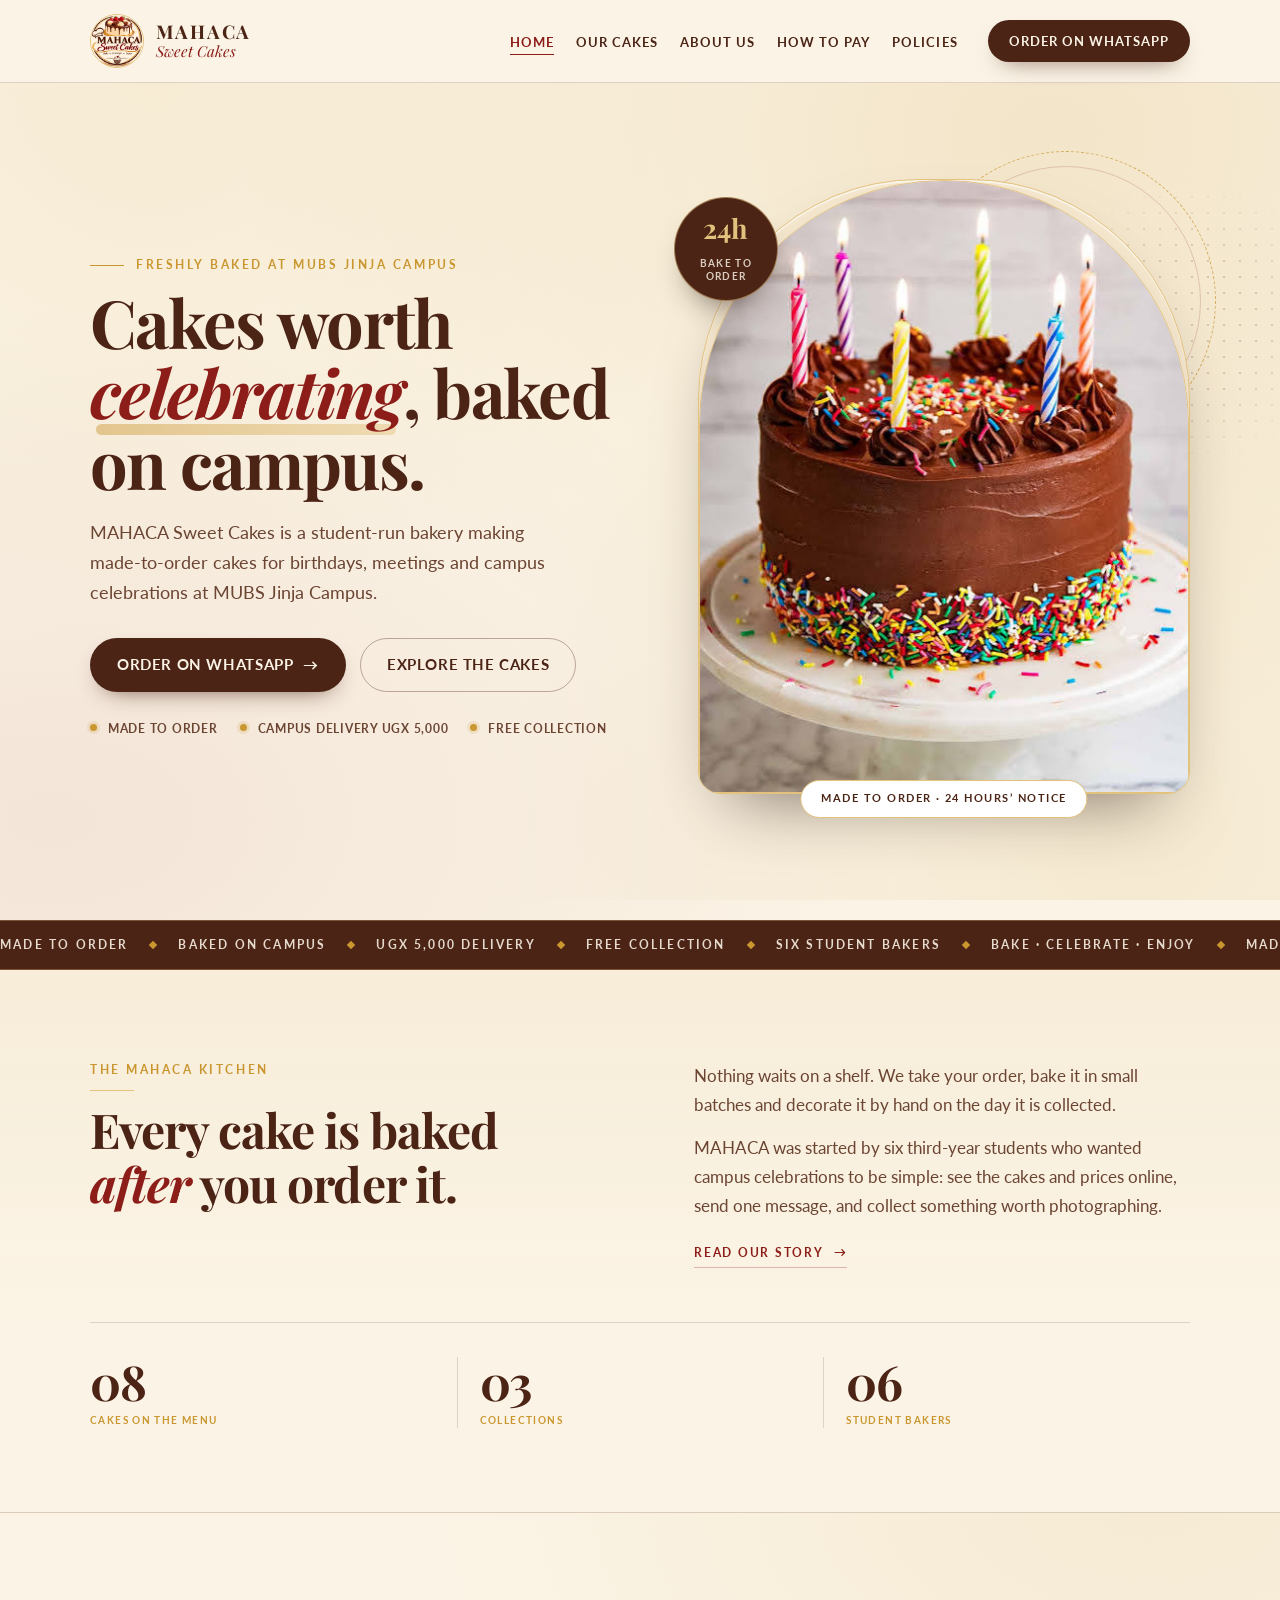
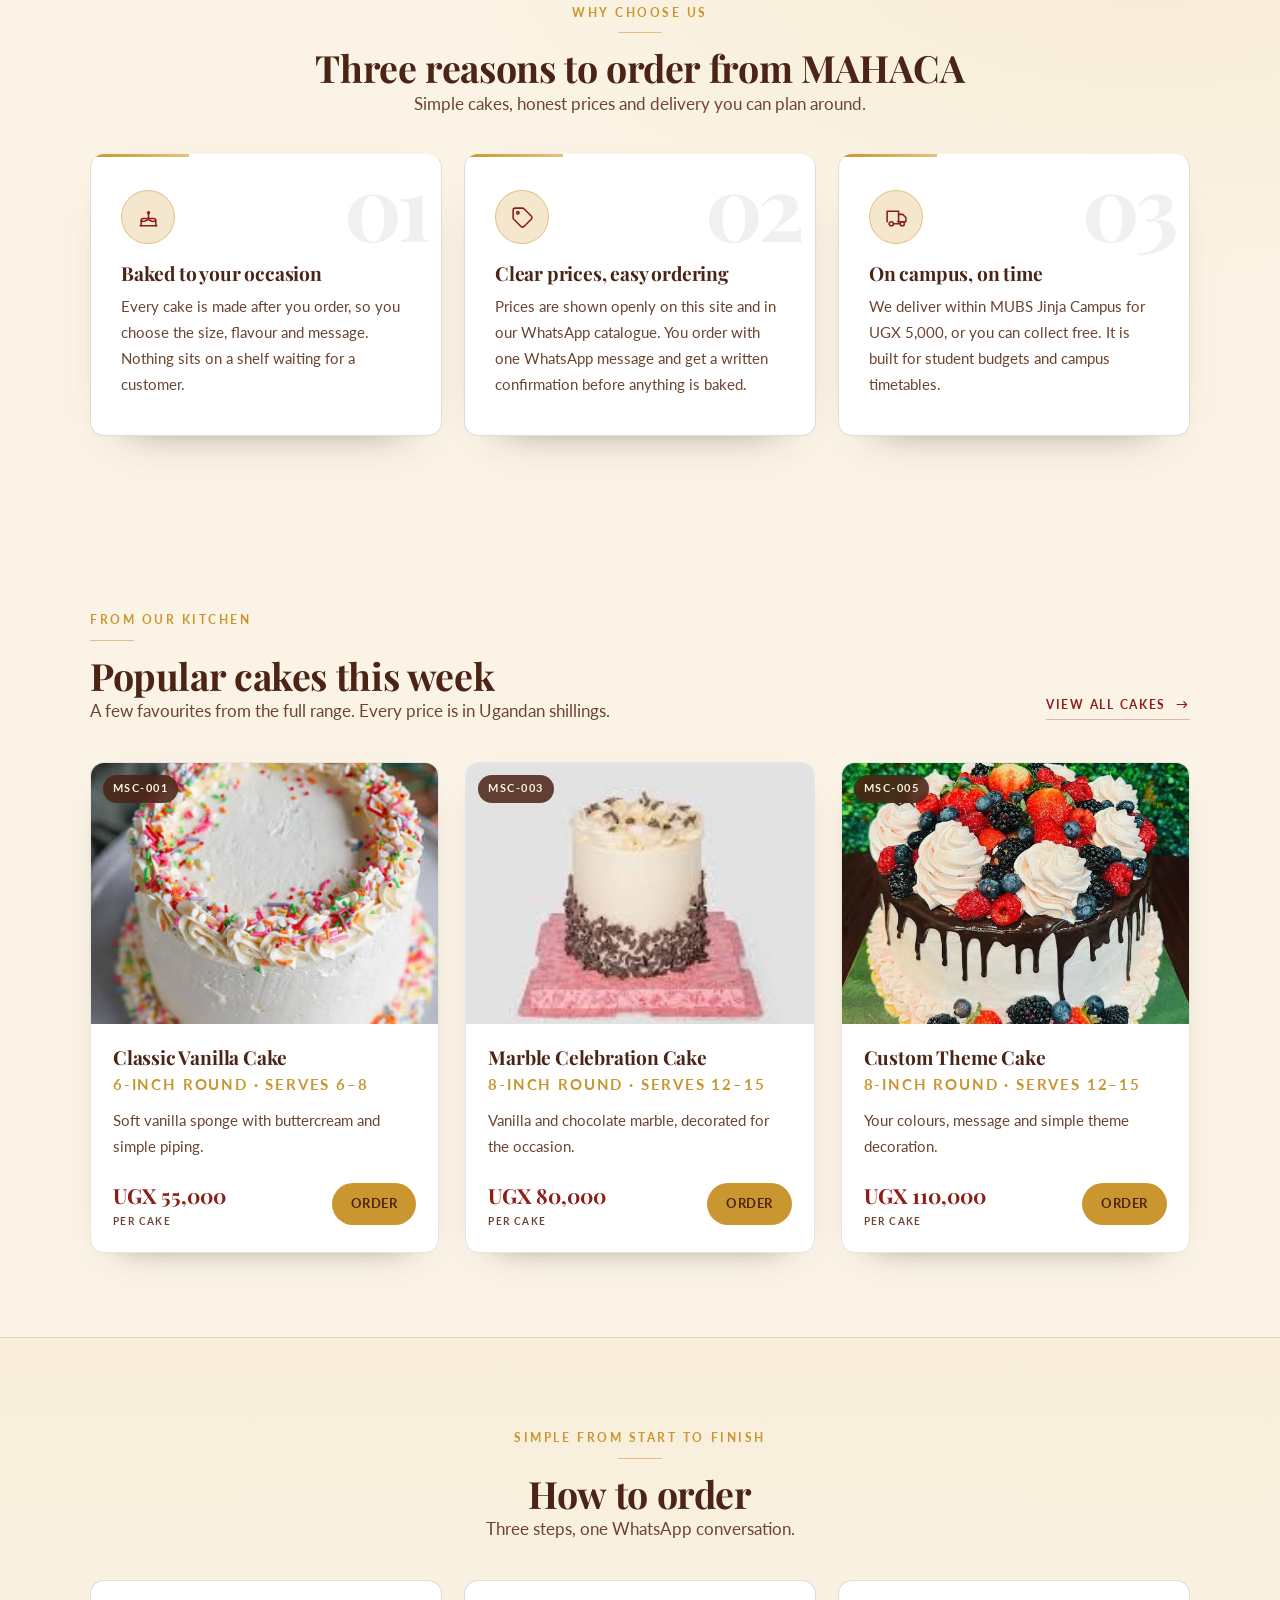
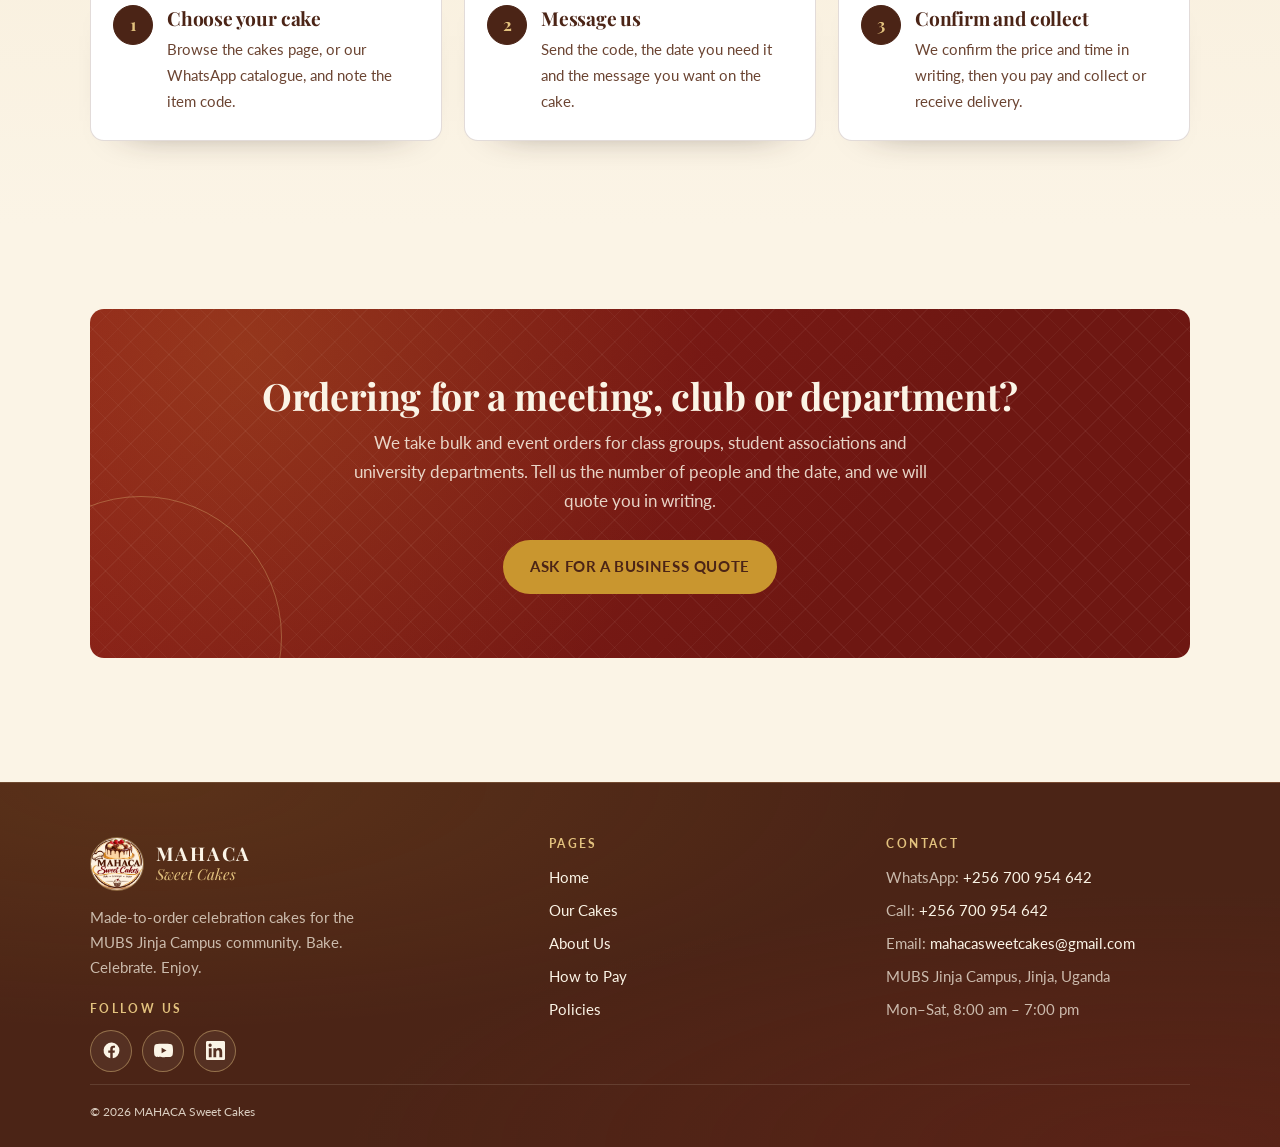
<file: index.html>
<!DOCTYPE html>
<html lang="en">
<head>
  <meta charset="UTF-8">
  <meta name="viewport" content="width=device-width, initial-scale=1.0">
  <title>MAHACA Sweet Cakes | Made-to-order cakes at MUBS Jinja Campus</title>
  <meta name="description" content="MAHACA Sweet Cakes is a student-run bakery making made-to-order celebration cakes for the MUBS Jinja Campus community. Browse the cakes and order on WhatsApp.">
  <link rel="icon" type="image/png" href="images/logo.png">

  <!-- Fonts: Playfair Display for headings, Lato for body text -->
  <link rel="preconnect" href="https://fonts.googleapis.com">
  <link rel="preconnect" href="https://fonts.gstatic.com" crossorigin>
  <link href="https://fonts.googleapis.com/css2?family=Lato:wght@400;700&family=Playfair+Display:ital,wght@0,600;0,700;1,500&display=swap" rel="stylesheet">

  <!-- One stylesheet is shared by every page of the site -->
  <link rel="stylesheet" href="style.css">
</head>
<body>

<a class="skip-link" href="#main">Skip to content</a>

<!-- ============ HEADER AND MENU (same on every page) ============ -->
<header class="site-header">
  <div class="container">

    <a class="brand" href="index.html">
      <img class="brand-mark" src="images/logo.png" alt="MAHACA Sweet Cakes logo" width="54" height="54">
      <span>
        <span class="brand-name">Mahaca</span>
        <span class="brand-sub">Sweet Cakes</span>
      </span>
    </a>

    <nav class="site-nav" aria-label="Main menu">
      <!-- Hidden checkbox: on a phone, tapping the menu button opens the menu.
           This keeps the site HTML and CSS only, with no JavaScript. -->
      <input class="menu-toggle" type="checkbox" id="menu-toggle">
      <label class="menu-btn" for="menu-toggle">
        <span></span><span></span><span></span>
        <span class="sr-only">Open menu</span>
      </label>

      <ul class="nav-list">
        <li><a href="index.html" aria-current="page">Home</a></li>
        <li><a href="products.html">Our Cakes</a></li>
        <li><a href="about.html">About Us</a></li>
        <li><a href="pay.html">How to Pay</a></li>
        <li><a href="policies.html">Policies</a></li>
        <li class="nav-cta">
          <a class="btn btn--primary btn--small" href="https://wa.me/256700954642?text=Hello%20MAHACA%20Sweet%20Cakes%2C%20I%20would%20like%20to%20order%20a%20cake.">Order on WhatsApp</a>
        </li>
      </ul>
    </nav>

  </div>
</header>

<main id="main">

  <!-- ============ HERO ============ -->
  <section class="hero hero--home">
    <div class="container hero-grid">

      <div class="hero-copy">
        <span class="eyebrow eyebrow--line anim anim-1">Freshly baked at MUBS Jinja Campus</span>

        <h1 class="hero-title anim anim-2">
          Cakes worth <em>celebrating</em>, baked on campus.
        </h1>

        <p class="lead anim anim-3">
          MAHACA Sweet Cakes is a student-run bakery making made-to-order cakes for
          birthdays, meetings and campus celebrations at MUBS Jinja Campus.
        </p>

        <div class="btn-row anim anim-4">
          <a class="btn btn--primary btn--shine" href="https://wa.me/256700954642?text=Hello%20MAHACA%20Sweet%20Cakes%2C%20I%20would%20like%20to%20order%20a%20cake.">
            Order on WhatsApp <span aria-hidden="true">&rarr;</span>
          </a>
          <a class="btn btn--ghost" href="products.html">Explore the cakes</a>
        </div>

        <ul class="hero-notes anim anim-5">
          <li>Made to order</li>
          <li>Campus delivery UGX 5,000</li>
          <li>Free collection</li>
        </ul>
      </div>

      <figure class="hero-figure anim anim-3">
        <span class="hero-ring" aria-hidden="true"></span>
        <div class="hero-media">
          <!-- Replace images/hero.jpg with a real photo of your cake -->
          <img src="images/hero.jpg" alt="Illustration of a two-tier celebration cake with chocolate and cream icing" width="1200" height="1500">
        </div>
        <figcaption class="hero-badge">Made to order &middot; 24 hours&rsquo; notice</figcaption>
        <span class="hero-chip" aria-hidden="true"><strong>24h</strong><span>Bake to order</span></span>
      </figure>

    </div>
  </section>

  <!-- ============ MOVING STRIP ============ -->
  <div class="ticker" aria-hidden="true">
    <div class="ticker-track">
      <span>Made to order</span><span>Baked on campus</span><span>UGX 5,000 delivery</span><span>Free collection</span><span>Six student bakers</span><span>Bake &middot; Celebrate &middot; Enjoy</span>
      <span>Made to order</span><span>Baked on campus</span><span>UGX 5,000 delivery</span><span>Free collection</span><span>Six student bakers</span><span>Bake &middot; Celebrate &middot; Enjoy</span>
    </div>
  </div>

  <!-- ============ THE CRAFT ============ -->
  <section class="section craft">
    <div class="container">

      <div class="craft-grid">
        <div class="reveal">
          <span class="eyebrow">The MAHACA kitchen</span>
          <h2 class="craft-title">Every cake is baked <em>after</em> you order it.</h2>
        </div>

        <div class="craft-copy reveal">
          <p class="lead">
            Nothing waits on a shelf. We take your order, bake it in small batches
            and decorate it by hand on the day it is collected.
          </p>
          <p>
            MAHACA was started by six third-year students who wanted campus
            celebrations to be simple: see the cakes and prices online, send one
            message, and collect something worth photographing.
          </p>
          <a class="link-arrow" href="about.html">Read our story <span aria-hidden="true">&rarr;</span></a>
        </div>
      </div>

      <div class="stat-row reveal">
        <div class="stat"><strong>08</strong><span>Cakes on the menu</span></div>
        <div class="stat"><strong>03</strong><span>Collections</span></div>
        <div class="stat"><strong>06</strong><span>Student bakers</span></div>
      </div>

    </div>
  </section>

  <!-- ============ THREE REASONS TO CHOOSE US (required on the home page) ============ -->
  <section class="section reasons-section" id="why-us">
    <div class="container">

      <div class="section-head section-head--center">
        <span class="eyebrow">Why choose us</span>
        <h2>Three reasons to order from MAHACA</h2>
        <p class="lead">Simple cakes, honest prices and delivery you can plan around.</p>
      </div>

      <div class="reasons">

        <article class="reason reveal">
          <span class="reason-number" aria-hidden="true">01</span>
          <span class="reason-icon" aria-hidden="true">
            <svg viewBox="0 0 24 24"><path d="M4 20h16"/><path d="M5 20v-5a2 2 0 0 1 2-2h10a2 2 0 0 1 2 2v5"/><path d="M5 15c1.5 1.2 3 1.2 4.5 0s3-1.2 4.5 0 3 1.2 4.5 0"/><path d="M12 13V9"/><circle cx="12" cy="7.4" r=".9"/></svg>
          </span>
          <h3>Baked to your occasion</h3>
          <p>
            Every cake is made after you order, so you choose the size, flavour and
            message. Nothing sits on a shelf waiting for a customer.
          </p>
        </article>

        <article class="reason reveal">
          <span class="reason-number" aria-hidden="true">02</span>
          <span class="reason-icon" aria-hidden="true">
            <svg viewBox="0 0 24 24"><path d="M20.6 13.4 13.4 20.6a2 2 0 0 1-2.8 0l-7.2-7.2A2 2 0 0 1 3 12V5a2 2 0 0 1 2-2h7a2 2 0 0 1 1.4.6l7.2 7.2a2 2 0 0 1 0 2.6Z"/><circle cx="7.5" cy="7.5" r="1.2"/></svg>
          </span>
          <h3>Clear prices, easy ordering</h3>
          <p>
            Prices are shown openly on this site and in our WhatsApp catalogue.
            You order with one WhatsApp message and get a written confirmation
            before anything is baked.
          </p>
        </article>

        <article class="reason reveal">
          <span class="reason-number" aria-hidden="true">03</span>
          <span class="reason-icon" aria-hidden="true">
            <svg viewBox="0 0 24 24"><path d="M3 16V6h11v10"/><path d="M14 9h4l3 3v4h-8"/><circle cx="7" cy="18" r="2"/><circle cx="17.5" cy="18" r="2"/><path d="M9 18h6.5"/></svg>
          </span>
          <h3>On campus, on time</h3>
          <p>
            We deliver within MUBS Jinja Campus for UGX 5,000, or you can collect
            free. It is built for student budgets and campus timetables.
          </p>
        </article>

      </div>
    </div>
  </section>

  <!-- ============ FEATURED CAKES ============ -->
  <section class="section featured" id="featured">
    <div class="container">

      <div class="section-head section-head--split">
        <div>
          <span class="eyebrow">From our kitchen</span>
          <h2>Popular cakes this week</h2>
          <p class="lead">A few favourites from the full range. Every price is in Ugandan shillings.</p>
        </div>
        <a class="link-arrow" href="products.html">View all cakes <span aria-hidden="true">&rarr;</span></a>
      </div>

      <div class="product-grid">

        <article class="product-card reveal">
          <div class="product-media">
            <img src="images/product1.jpg" alt="Placeholder photo of the Classic Vanilla Cake" width="1200" height="900" loading="lazy">
            <span class="product-code">MSC-001</span>
          </div>
          <div class="product-body">
            <h3>Classic Vanilla Cake</h3>
            <p class="product-size">6-inch round &middot; serves 6&ndash;8</p>
            <p>Soft vanilla sponge with buttercream and simple piping.</p>
            <div class="product-foot">
              <span class="price">UGX 55,000<small>per cake</small></span>
              <a class="btn btn--gold btn--small" href="https://wa.me/256700954642?text=Hello%20MAHACA%2C%20I%20would%20like%20to%20order%20MSC-001%20Classic%20Vanilla%20Cake.">Order</a>
            </div>
          </div>
        </article>

        <article class="product-card reveal">
          <div class="product-media">
            <img src="images/product3.jpg" alt="Placeholder photo of the Marble Celebration Cake" width="1200" height="900" loading="lazy">
            <span class="product-code">MSC-003</span>
          </div>
          <div class="product-body">
            <h3>Marble Celebration Cake</h3>
            <p class="product-size">8-inch round &middot; serves 12&ndash;15</p>
            <p>Vanilla and chocolate marble, decorated for the occasion.</p>
            <div class="product-foot">
              <span class="price">UGX 80,000<small>per cake</small></span>
              <a class="btn btn--gold btn--small" href="https://wa.me/256700954642?text=Hello%20MAHACA%2C%20I%20would%20like%20to%20order%20MSC-003%20Marble%20Celebration%20Cake.">Order</a>
            </div>
          </div>
        </article>

        <article class="product-card reveal">
          <div class="product-media">
            <img src="images/product5.jpg" alt="Placeholder photo of the Custom Theme Cake" width="1200" height="900" loading="lazy">
            <span class="product-code">MSC-005</span>
          </div>
          <div class="product-body">
            <h3>Custom Theme Cake</h3>
            <p class="product-size">8-inch round &middot; serves 12&ndash;15</p>
            <p>Your colours, message and simple theme decoration.</p>
            <div class="product-foot">
              <span class="price">UGX 110,000<small>per cake</small></span>
              <a class="btn btn--gold btn--small" href="https://wa.me/256700954642?text=Hello%20MAHACA%2C%20I%20would%20like%20to%20order%20MSC-005%20Custom%20Theme%20Cake.">Order</a>
            </div>
          </div>
        </article>

      </div>

    </div>
  </section>

  <!-- ============ HOW ORDERING WORKS ============ -->
  <section class="section section--how" id="how-to-order">
    <div class="container">

      <div class="section-head section-head--center">
        <span class="eyebrow">Simple from start to finish</span>
        <h2>How to order</h2>
        <p class="lead">Three steps, one WhatsApp conversation.</p>
      </div>

      <div class="steps steps--home">
        <div class="step reveal">
          <h3>Choose your cake</h3>
          <p>Browse the cakes page, or our WhatsApp catalogue, and note the item code.</p>
        </div>
        <div class="step reveal">
          <h3>Message us</h3>
          <p>Send the code, the date you need it and the message you want on the cake.</p>
        </div>
        <div class="step reveal">
          <h3>Confirm and collect</h3>
          <p>We confirm the price and time in writing, then you pay and collect or receive delivery.</p>
        </div>
      </div>

    </div>
  </section>

  <!-- ============ BUSINESS / BULK ORDERS ============ -->
  <section class="section section--tight">
    <div class="container">
      <div class="bulk-banner bulk-banner--pattern reveal">
        <h2>Ordering for a meeting, club or department?</h2>
        <p>
          We take bulk and event orders for class groups, student associations and
          university departments. Tell us the number of people and the date, and we
          will quote you in writing.
        </p>
        <a class="btn btn--gold" href="https://wa.me/256700954642?text=Hello%20MAHACA%2C%20I%20would%20like%20a%20quote%20for%20a%20bulk%20or%20event%20cake%20order.">Ask for a business quote</a>
      </div>
    </div>
  </section>

</main>

<!-- ============ FOOTER (same on every page) ============ -->
<footer class="site-footer">
  <div class="container">

    <div class="footer-grid">

      <div class="footer-brand">
        <a class="brand" href="index.html">
          <img class="brand-mark" src="images/logo.png" alt="" width="54" height="54">
          <span>
            <span class="brand-name">Mahaca</span>
            <span class="brand-sub">Sweet Cakes</span>
          </span>
        </a>
        <p>Made-to-order celebration cakes for the MUBS Jinja Campus community. Bake. Celebrate. Enjoy.</p>
        <div class="footer-social">
          <h4>Follow us</h4>
          <div class="social">
            <!-- Replace href="#" with the real page link when it is ready -->
            <a class="social-link" href="#" aria-label="MAHACA Sweet Cakes on Facebook">
              <svg viewBox="0 0 24 24" aria-hidden="true" focusable="false"><path d="M22 12a10 10 0 1 0-11.56 9.88v-6.99H7.9V12h2.54V9.8c0-2.5 1.49-3.89 3.77-3.89 1.09 0 2.24.2 2.24.2v2.46h-1.26c-1.24 0-1.63.77-1.63 1.56V12h2.78l-.44 2.89h-2.34v6.99A10 10 0 0 0 22 12z"/></svg>
            </a>
            <a class="social-link" href="#" aria-label="MAHACA Sweet Cakes on YouTube">
              <svg viewBox="0 0 24 24" aria-hidden="true" focusable="false"><path d="M23.5 6.2a3 3 0 0 0-2.1-2.1C19.5 3.6 12 3.6 12 3.6s-7.5 0-9.4.5A3 3 0 0 0 .5 6.2 31.4 31.4 0 0 0 0 12a31.4 31.4 0 0 0 .5 5.8 3 3 0 0 0 2.1 2.1c1.9.5 9.4.5 9.4.5s7.5 0 9.4-.5a3 3 0 0 0 2.1-2.1A31.4 31.4 0 0 0 24 12a31.4 31.4 0 0 0-.5-5.8zM9.6 15.6V8.4l6.2 3.6z"/></svg>
            </a>
            <a class="social-link" href="#" aria-label="MAHACA Sweet Cakes on LinkedIn">
              <svg viewBox="0 0 24 24" aria-hidden="true" focusable="false"><path d="M20.45 20.45h-3.56v-5.57c0-1.33-.02-3.04-1.85-3.04-1.85 0-2.14 1.45-2.14 2.94v5.67H9.35V9h3.42v1.56h.05a3.75 3.75 0 0 1 3.37-1.85c3.6 0 4.27 2.37 4.27 5.46v6.28zM5.34 7.43a2.07 2.07 0 1 1 0-4.13 2.07 2.07 0 0 1 0 4.13zM7.12 20.45H3.55V9h3.57v11.45zM22.22 0H1.77C.79 0 0 .77 0 1.73v20.54C0 23.23.79 24 1.77 24h20.45c.98 0 1.78-.77 1.78-1.73V1.73C24 .77 23.2 0 22.22 0z"/></svg>
            </a>
          </div>
        </div>
      </div>

      <div>
        <h4>Pages</h4>
        <ul class="footer-links">
          <li><a href="index.html">Home</a></li>
          <li><a href="products.html">Our Cakes</a></li>
          <li><a href="about.html">About Us</a></li>
          <li><a href="pay.html">How to Pay</a></li>
          <li><a href="policies.html">Policies</a></li>
        </ul>
      </div>

      <div>
        <h4>Contact</h4>
        <ul class="footer-links">
          <!-- Business WhatsApp number. Replace here and in the footer of every page if it changes. -->
          <li>WhatsApp: <a href="https://wa.me/256700954642?text=Hello%20MAHACA%20Sweet%20Cakes%2C%20I%20would%20like%20to%20ask%20about%20an%20order.">+256 700 954 642</a></li>
          <li>Call: <a href="tel:+256700954642">+256 700 954 642</a></li>
          <li>Email: <a href="mailto:mahacasweetcakes@gmail.com">mahacasweetcakes@gmail.com</a></li>
          <li>MUBS Jinja Campus, Jinja, Uganda</li>
          <li>Mon&ndash;Sat, 8:00 am &ndash; 7:00 pm</li>
        </ul>
      </div>

    </div>

    <div class="footer-bottom">
      <span>&copy; 2026 MAHACA Sweet Cakes</span>
    </div>

  </div>
</footer>

</body>
</html>
</file>
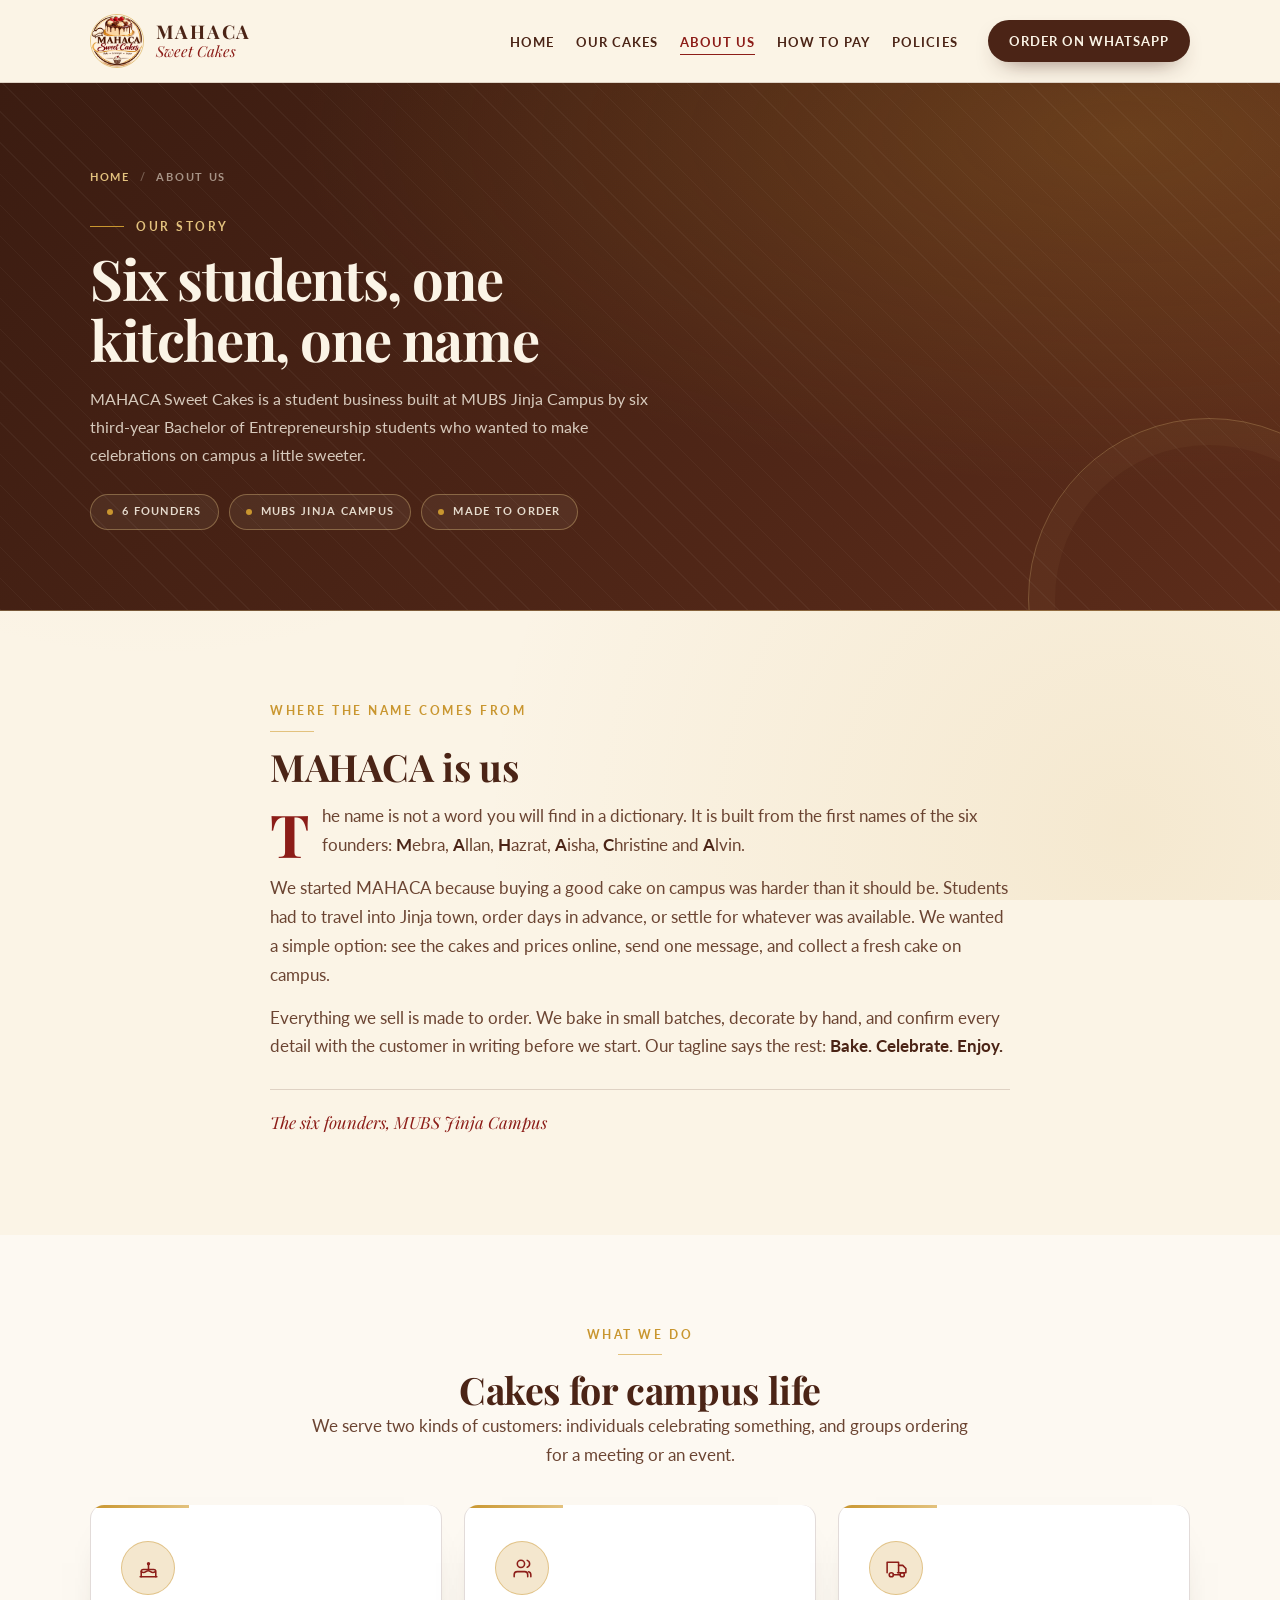
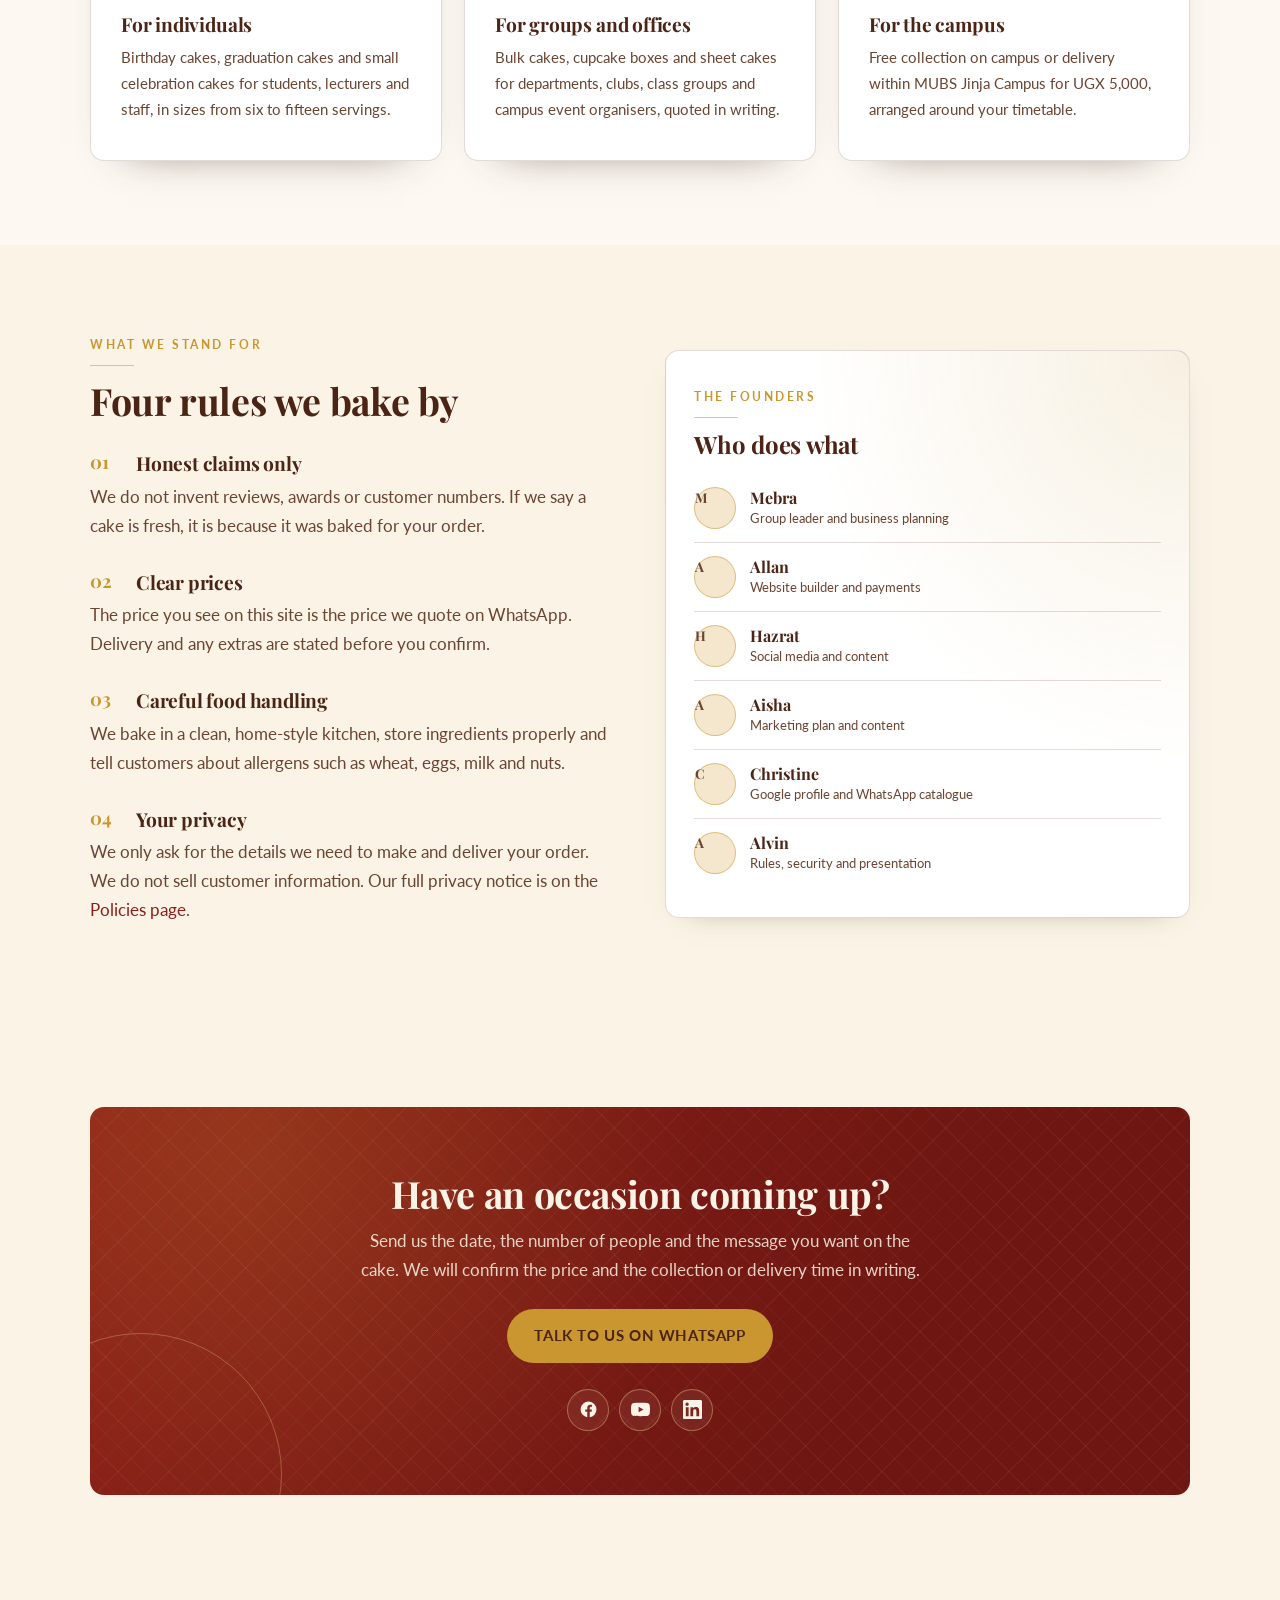
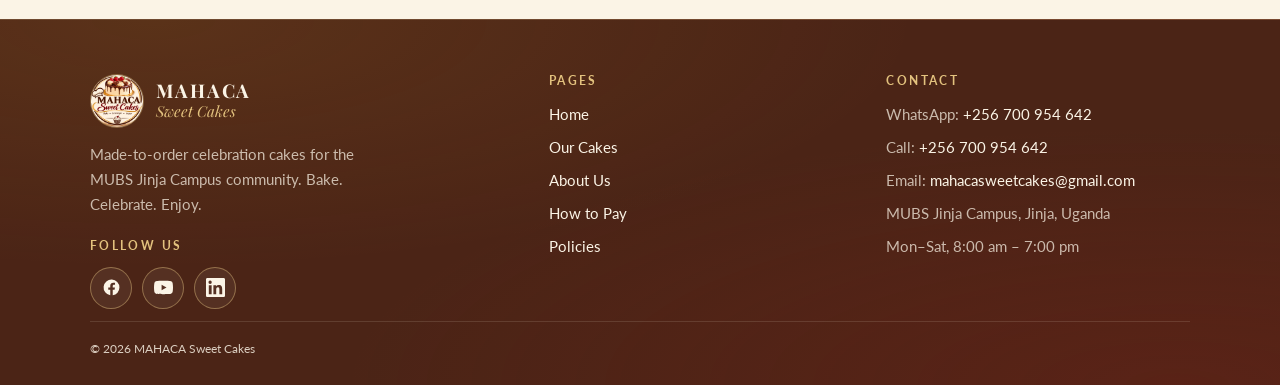
<file: about.html>
<!DOCTYPE html>
<html lang="en">
<head>
  <meta charset="UTF-8">
  <meta name="viewport" content="width=device-width, initial-scale=1.0">
  <title>About Us | MAHACA Sweet Cakes</title>
  <meta name="description" content="MAHACA Sweet Cakes is run by six Bachelor of Entrepreneurship students at MUBS Jinja Campus. Read the story behind the name and how we work.">
  <link rel="icon" type="image/png" href="images/logo.png">
  <link rel="preconnect" href="https://fonts.googleapis.com">
  <link rel="preconnect" href="https://fonts.gstatic.com" crossorigin>
  <link href="https://fonts.googleapis.com/css2?family=Lato:wght@400;700&family=Playfair+Display:ital,wght@0,600;0,700;1,500&display=swap" rel="stylesheet">
  <link rel="stylesheet" href="style.css">
</head>
<body>

<a class="skip-link" href="#main">Skip to content</a>


<header class="site-header">
  <div class="container">

    <a class="brand" href="index.html">
      <img class="brand-mark" src="images/logo.png" alt="MAHACA Sweet Cakes logo" width="54" height="54">
      <span>
        <span class="brand-name">Mahaca</span>
        <span class="brand-sub">Sweet Cakes</span>
      </span>
    </a>

    <nav class="site-nav" aria-label="Main menu">
      <input class="menu-toggle" type="checkbox" id="menu-toggle">
      <label class="menu-btn" for="menu-toggle">
        <span></span><span></span><span></span>
        <span class="sr-only">Open menu</span>
      </label>

      <ul class="nav-list">
        <li><a href="index.html">Home</a></li>
        <li><a href="products.html">Our Cakes</a></li>
        <li><a href="about.html" aria-current="page">About Us</a></li>
        <li><a href="pay.html">How to Pay</a></li>
        <li><a href="policies.html">Policies</a></li>
        <li class="nav-cta">
          <a class="btn btn--primary btn--small" href="https://wa.me/256700954642?text=Hello%20MAHACA%20Sweet%20Cakes%2C%20I%20would%20like%20to%20order%20a%20cake.">Order on WhatsApp</a>
        </li>
      </ul>
    </nav>

  </div>
</header>

<main id="main">

  <section class="page-banner">
    <div class="container">
      <ol class="crumbs">
        <li><a href="index.html">Home</a></li>
        <li aria-current="page">About Us</li>
      </ol>
      <span class="eyebrow">Our story</span>
      <h1>Six students, one kitchen, one name</h1>
      <p>
        MAHACA Sweet Cakes is a student business built at MUBS Jinja Campus by six
        third-year Bachelor of Entrepreneurship students who wanted to make
        celebrations on campus a little sweeter.
      </p>
      <ul class="banner-chips">
        <li>6 founders</li>
        <li>MUBS Jinja Campus</li>
        <li>Made to order</li>
      </ul>
    </div>
  </section>

  <!-- ============ THE STORY ============ -->
  <section class="section">
    <div class="container">

      <div class="prose story-block reveal">
        <span class="eyebrow">Where the name comes from</span>
        <h2>MAHACA is us</h2>
        <p>
          The name is not a word you will find in a dictionary. It is built from the
          first names of the six founders: <strong>M</strong>ebra, <strong>A</strong>llan,
          <strong>H</strong>azrat, <strong>A</strong>isha, <strong>C</strong>hristine and
          <strong>A</strong>lvin.
        </p>
        <p>
          We started MAHACA because buying a good cake on campus was harder than it
          should be. Students had to travel into Jinja town, order days in advance, or
          settle for whatever was available. We wanted a simple option: see the cakes
          and prices online, send one message, and collect a fresh cake on campus.
        </p>
        <p>
          Everything we sell is made to order. We bake in small batches, decorate by
          hand, and confirm every detail with the customer in writing before we start.
          Our tagline says the rest: <strong>Bake. Celebrate. Enjoy.</strong>
        </p>

        <p class="story-sign">The six founders, MUBS Jinja Campus</p>
      </div>

    </div>
  </section>

  <!-- ============ WHAT WE DO ============ -->
  <section class="section" style="background: rgba(255,255,255,0.5);">
    <div class="container">

      <div class="section-head section-head--center">
        <span class="eyebrow">What we do</span>
        <h2>Cakes for campus life</h2>
        <p class="lead">
          We serve two kinds of customers: individuals celebrating something, and
          groups ordering for a meeting or an event.
        </p>
      </div>

      <div class="reasons">

        <article class="reason reveal">
          <span class="reason-icon" aria-hidden="true">
            <svg viewBox="0 0 24 24"><path d="M4 20h16"/><path d="M5 20v-5a2 2 0 0 1 2-2h10a2 2 0 0 1 2 2v5"/><path d="M5 15c1.5 1.2 3 1.2 4.5 0s3-1.2 4.5 0 3 1.2 4.5 0"/><path d="M12 13V9"/><circle cx="12" cy="7.4" r=".9"/></svg>
          </span>
          <h3>For individuals</h3>
          <p>
            Birthday cakes, graduation cakes and small celebration cakes for students,
            lecturers and staff, in sizes from six to fifteen servings.
          </p>
        </article>

        <article class="reason reveal">
          <span class="reason-icon" aria-hidden="true">
            <svg viewBox="0 0 24 24"><path d="M17 20v-2a3 3 0 0 0-3-3H7a3 3 0 0 0-3 3v2"/><circle cx="10.5" cy="7.5" r="3.5"/><path d="M20 20v-2a3 3 0 0 0-2.2-2.9"/><path d="M16.5 4.2a3.5 3.5 0 0 1 0 6.6"/></svg>
          </span>
          <h3>For groups and offices</h3>
          <p>
            Bulk cakes, cupcake boxes and sheet cakes for departments, clubs, class
            groups and campus event organisers, quoted in writing.
          </p>
        </article>

        <article class="reason reveal">
          <span class="reason-icon" aria-hidden="true">
            <svg viewBox="0 0 24 24"><path d="M3 16V6h11v10"/><path d="M14 9h4l3 3v4h-8"/><circle cx="7" cy="18" r="2"/><circle cx="17.5" cy="18" r="2"/><path d="M9 18h6.5"/></svg>
          </span>
          <h3>For the campus</h3>
          <p>
            Free collection on campus or delivery within MUBS Jinja Campus for
            UGX 5,000, arranged around your timetable.
          </p>
        </article>

      </div>
    </div>
  </section>

  <!-- ============ VALUES ============ -->
  <section class="section">
    <div class="container split">

      <div class="prose values-prose reveal">
        <span class="eyebrow">What we stand for</span>
        <h2>Four rules we bake by</h2>

        <h3>Honest claims only</h3>
        <p>
          We do not invent reviews, awards or customer numbers. If we say a cake is
          fresh, it is because it was baked for your order.
        </p>

        <h3>Clear prices</h3>
        <p>
          The price you see on this site is the price we quote on WhatsApp. Delivery
          and any extras are stated before you confirm.
        </p>

        <h3>Careful food handling</h3>
        <p>
          We bake in a clean, home-style kitchen, store ingredients properly and tell
          customers about allergens such as wheat, eggs, milk and nuts.
        </p>

        <h3>Your privacy</h3>
        <p>
          We only ask for the details we need to make and deliver your order. We do
          not sell customer information. Our full privacy notice is on the
          <a href="policies.html">Policies page</a>.
        </p>
      </div>

      <div class="card founders-card reveal">
        <span class="eyebrow">The founders</span>
        <h2 style="font-size:1.5rem; margin-bottom:16px;">Who does what</h2>

        <!-- Role split is a proposal - change the names, roles or order to match
             the group's final contribution log. -->
        <div class="about-founder"><span class="founder-avatar" aria-hidden="true">M</span><div><strong>Mebra</strong><span>Group leader and business planning</span></div></div>
        <div class="about-founder"><span class="founder-avatar" aria-hidden="true">A</span><div><strong>Allan</strong><span>Website builder and payments</span></div></div>
        <div class="about-founder"><span class="founder-avatar" aria-hidden="true">H</span><div><strong>Hazrat</strong><span>Social media and content</span></div></div>
        <div class="about-founder"><span class="founder-avatar" aria-hidden="true">A</span><div><strong>Aisha</strong><span>Marketing plan and content</span></div></div>
        <div class="about-founder"><span class="founder-avatar" aria-hidden="true">C</span><div><strong>Christine</strong><span>Google profile and WhatsApp catalogue</span></div></div>
        <div class="about-founder"><span class="founder-avatar" aria-hidden="true">A</span><div><strong>Alvin</strong><span>Rules, security and presentation</span></div></div>
      </div>

    </div>
  </section>

  <!-- ============ CLOSING CALL TO ACTION ============ -->
  <section class="section section--tight">
    <div class="container">
      <div class="bulk-banner bulk-banner--pattern reveal">
        <h2>Have an occasion coming up?</h2>
        <p>
          Send us the date, the number of people and the message you want on the cake.
          We will confirm the price and the collection or delivery time in writing.
        </p>
        <a class="btn btn--gold" href="https://wa.me/256700954642?text=Hello%20MAHACA%20Sweet%20Cakes%2C%20I%20have%20an%20occasion%20coming%20up%20and%20would%20like%20a%20cake.">Talk to us on WhatsApp</a>

        <!-- Social pages. Replace href="#" with each real page link. -->
        <div class="social social--center">
          <a class="social-link" href="#" aria-label="MAHACA Sweet Cakes on Facebook">
            <svg viewBox="0 0 24 24" aria-hidden="true" focusable="false"><path d="M22 12a10 10 0 1 0-11.56 9.88v-6.99H7.9V12h2.54V9.8c0-2.5 1.49-3.89 3.77-3.89 1.09 0 2.24.2 2.24.2v2.46h-1.26c-1.24 0-1.63.77-1.63 1.56V12h2.78l-.44 2.89h-2.34v6.99A10 10 0 0 0 22 12z"/></svg>
          </a>
          <a class="social-link" href="#" aria-label="MAHACA Sweet Cakes on YouTube">
            <svg viewBox="0 0 24 24" aria-hidden="true" focusable="false"><path d="M23.5 6.2a3 3 0 0 0-2.1-2.1C19.5 3.6 12 3.6 12 3.6s-7.5 0-9.4.5A3 3 0 0 0 .5 6.2 31.4 31.4 0 0 0 0 12a31.4 31.4 0 0 0 .5 5.8 3 3 0 0 0 2.1 2.1c1.9.5 9.4.5 9.4.5s7.5 0 9.4-.5a3 3 0 0 0 2.1-2.1A31.4 31.4 0 0 0 24 12a31.4 31.4 0 0 0-.5-5.8zM9.6 15.6V8.4l6.2 3.6z"/></svg>
          </a>
          <a class="social-link" href="#" aria-label="MAHACA Sweet Cakes on LinkedIn">
            <svg viewBox="0 0 24 24" aria-hidden="true" focusable="false"><path d="M20.45 20.45h-3.56v-5.57c0-1.33-.02-3.04-1.85-3.04-1.85 0-2.14 1.45-2.14 2.94v5.67H9.35V9h3.42v1.56h.05a3.75 3.75 0 0 1 3.37-1.85c3.6 0 4.27 2.37 4.27 5.46v6.28zM5.34 7.43a2.07 2.07 0 1 1 0-4.13 2.07 2.07 0 0 1 0 4.13zM7.12 20.45H3.55V9h3.57v11.45zM22.22 0H1.77C.79 0 0 .77 0 1.73v20.54C0 23.23.79 24 1.77 24h20.45c.98 0 1.78-.77 1.78-1.73V1.73C24 .77 23.2 0 22.22 0z"/></svg>
          </a>
        </div>
      </div>
    </div>
  </section>

</main>

<footer class="site-footer">
  <div class="container">

    <div class="footer-grid">

      <div class="footer-brand">
        <a class="brand" href="index.html">
          <img class="brand-mark" src="images/logo.png" alt="" width="54" height="54">
          <span>
            <span class="brand-name">Mahaca</span>
            <span class="brand-sub">Sweet Cakes</span>
          </span>
        </a>
        <p>Made-to-order celebration cakes for the MUBS Jinja Campus community. Bake. Celebrate. Enjoy.</p>
        <div class="footer-social">
          <h4>Follow us</h4>
          <div class="social">
            <!-- Replace href="#" with the real page link when it is ready -->
            <a class="social-link" href="#" aria-label="MAHACA Sweet Cakes on Facebook">
              <svg viewBox="0 0 24 24" aria-hidden="true" focusable="false"><path d="M22 12a10 10 0 1 0-11.56 9.88v-6.99H7.9V12h2.54V9.8c0-2.5 1.49-3.89 3.77-3.89 1.09 0 2.24.2 2.24.2v2.46h-1.26c-1.24 0-1.63.77-1.63 1.56V12h2.78l-.44 2.89h-2.34v6.99A10 10 0 0 0 22 12z"/></svg>
            </a>
            <a class="social-link" href="#" aria-label="MAHACA Sweet Cakes on YouTube">
              <svg viewBox="0 0 24 24" aria-hidden="true" focusable="false"><path d="M23.5 6.2a3 3 0 0 0-2.1-2.1C19.5 3.6 12 3.6 12 3.6s-7.5 0-9.4.5A3 3 0 0 0 .5 6.2 31.4 31.4 0 0 0 0 12a31.4 31.4 0 0 0 .5 5.8 3 3 0 0 0 2.1 2.1c1.9.5 9.4.5 9.4.5s7.5 0 9.4-.5a3 3 0 0 0 2.1-2.1A31.4 31.4 0 0 0 24 12a31.4 31.4 0 0 0-.5-5.8zM9.6 15.6V8.4l6.2 3.6z"/></svg>
            </a>
            <a class="social-link" href="#" aria-label="MAHACA Sweet Cakes on LinkedIn">
              <svg viewBox="0 0 24 24" aria-hidden="true" focusable="false"><path d="M20.45 20.45h-3.56v-5.57c0-1.33-.02-3.04-1.85-3.04-1.85 0-2.14 1.45-2.14 2.94v5.67H9.35V9h3.42v1.56h.05a3.75 3.75 0 0 1 3.37-1.85c3.6 0 4.27 2.37 4.27 5.46v6.28zM5.34 7.43a2.07 2.07 0 1 1 0-4.13 2.07 2.07 0 0 1 0 4.13zM7.12 20.45H3.55V9h3.57v11.45zM22.22 0H1.77C.79 0 0 .77 0 1.73v20.54C0 23.23.79 24 1.77 24h20.45c.98 0 1.78-.77 1.78-1.73V1.73C24 .77 23.2 0 22.22 0z"/></svg>
            </a>
          </div>
        </div>
      </div>

      <div>
        <h4>Pages</h4>
        <ul class="footer-links">
          <li><a href="index.html">Home</a></li>
          <li><a href="products.html">Our Cakes</a></li>
          <li><a href="about.html">About Us</a></li>
          <li><a href="pay.html">How to Pay</a></li>
          <li><a href="policies.html">Policies</a></li>
        </ul>
      </div>

      <div>
        <h4>Contact</h4>
        <ul class="footer-links">
          <li>WhatsApp: <a href="https://wa.me/256700954642?text=Hello%20MAHACA%20Sweet%20Cakes%2C%20I%20would%20like%20to%20ask%20about%20an%20order.">+256 700 954 642</a></li>
          <li>Call: <a href="tel:+256700954642">+256 700 954 642</a></li>
          <li>Email: <a href="mailto:mahacasweetcakes@gmail.com">mahacasweetcakes@gmail.com</a></li>
          <li>MUBS Jinja Campus, Jinja, Uganda</li>
          <li>Mon&ndash;Sat, 8:00 am &ndash; 7:00 pm</li>
        </ul>
      </div>

    </div>

    <div class="footer-bottom">
      <span>&copy; 2026 MAHACA Sweet Cakes</span>
    </div>

  </div>
</footer>

</body>
</html>
</file>
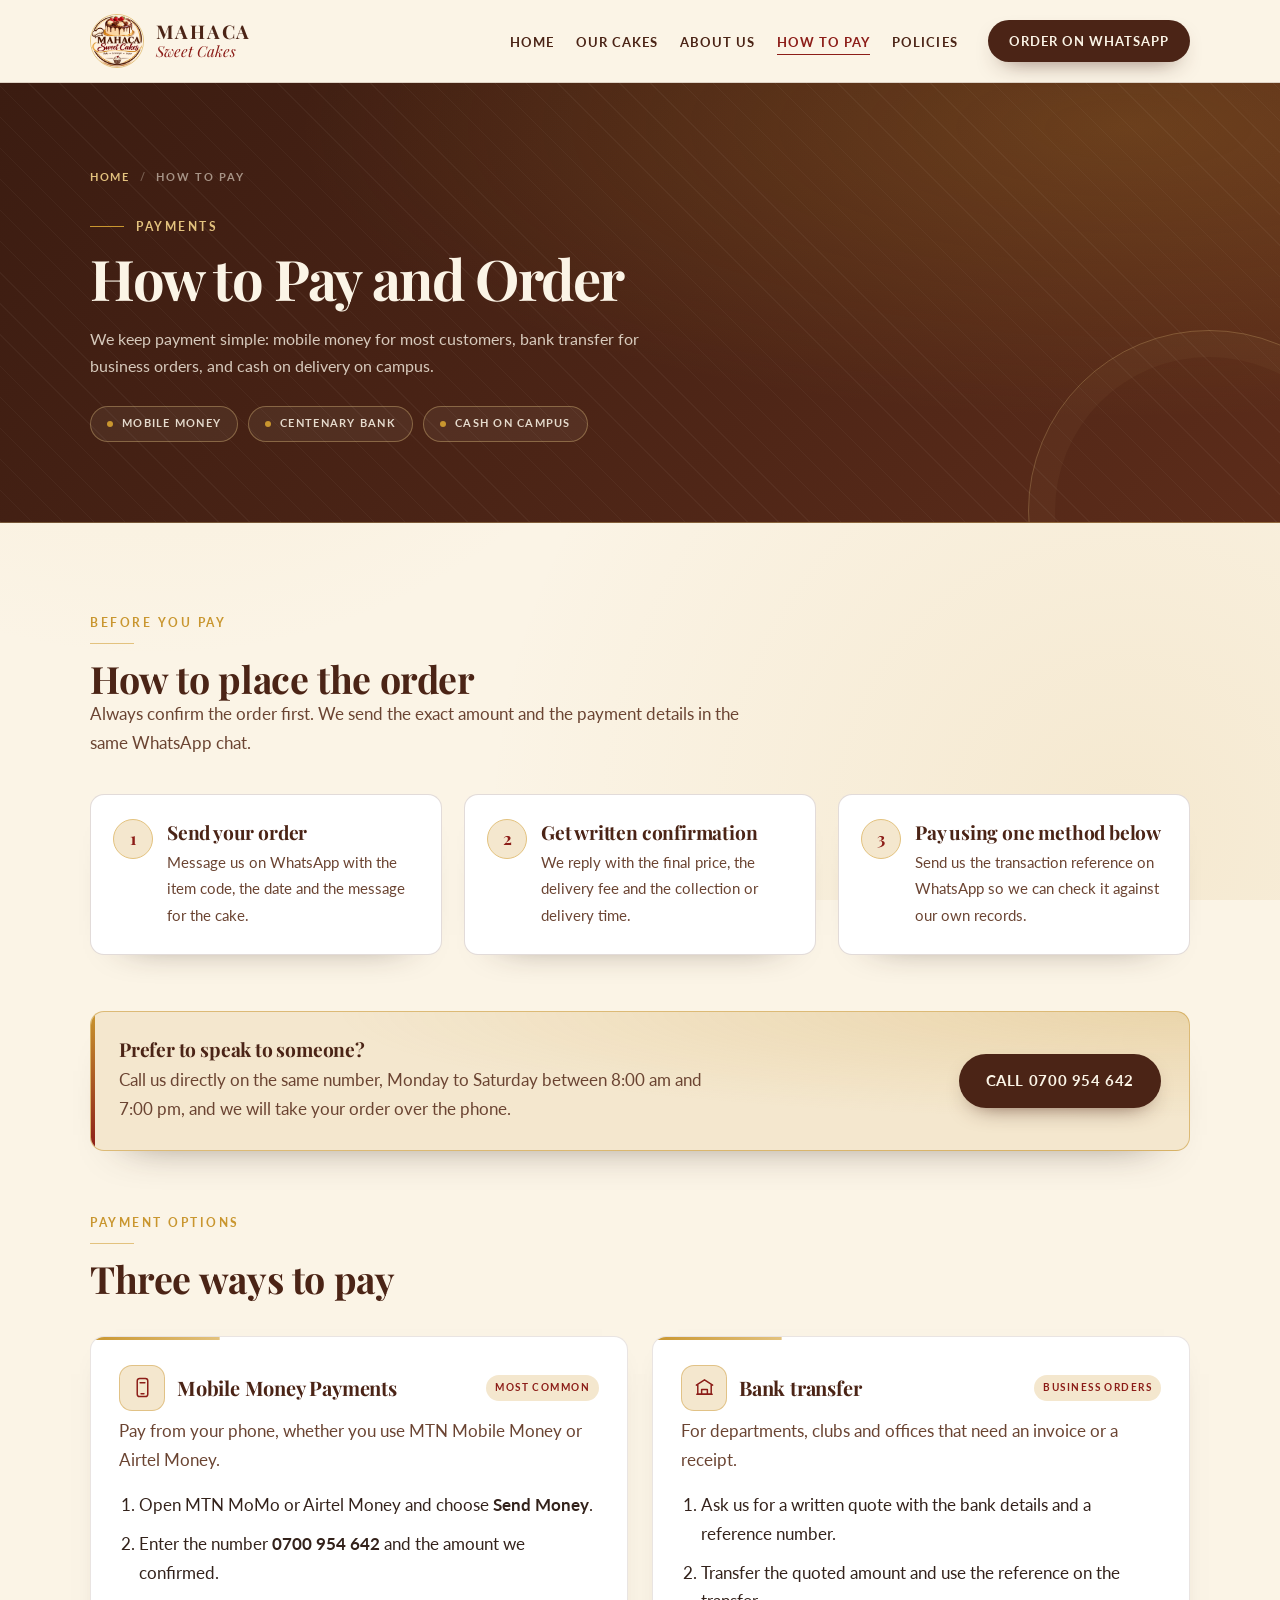
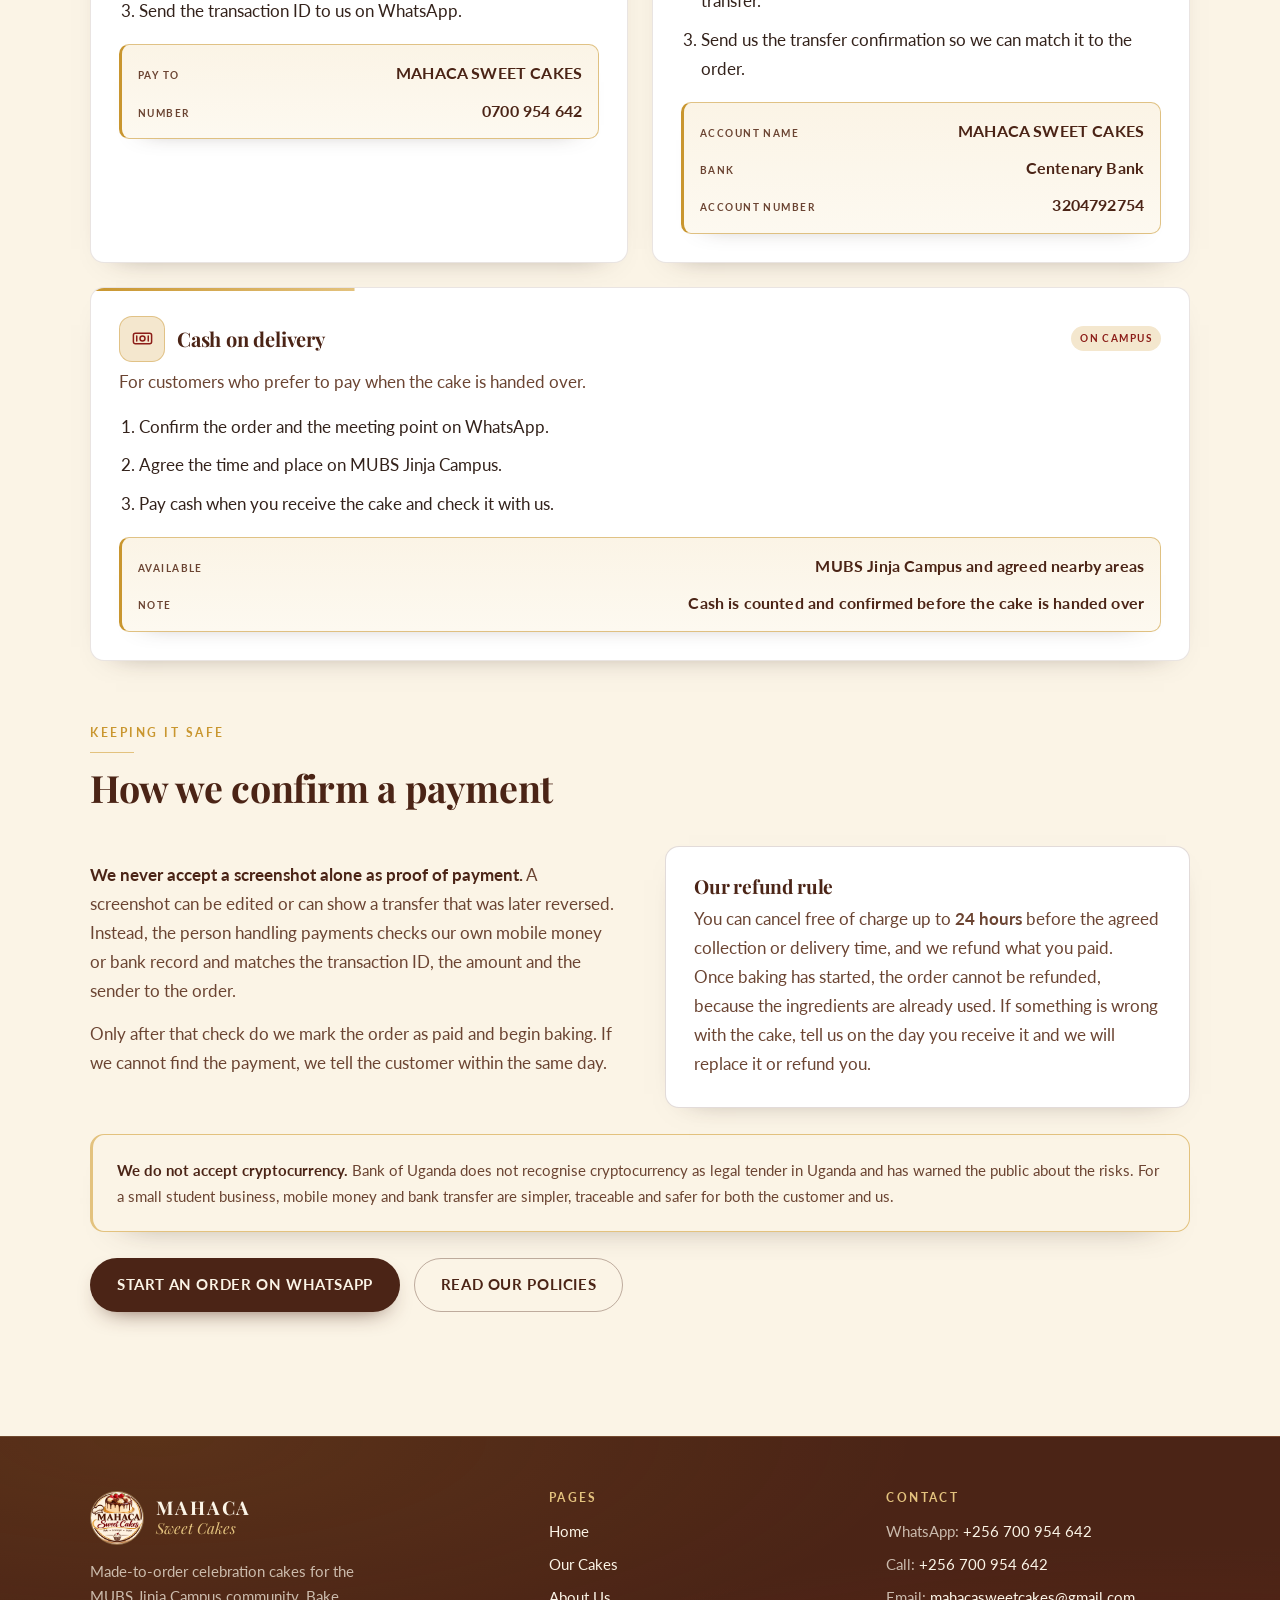
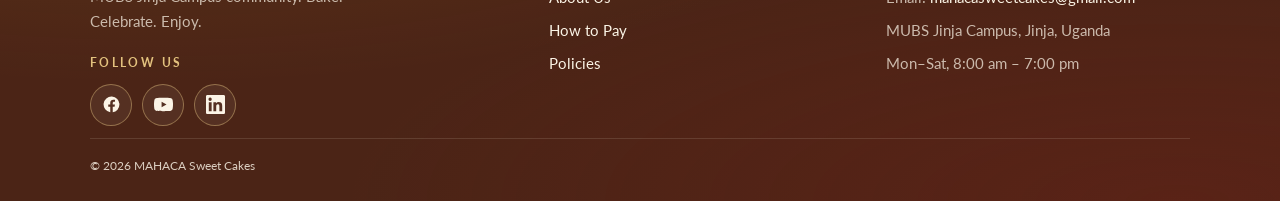
<file: pay.html>
<!DOCTYPE html>
<html lang="en">
<head>
  <meta charset="UTF-8">
  <meta name="viewport" content="width=device-width, initial-scale=1.0">
  <title>How to Pay and Order | MAHACA Sweet Cakes</title>
  <meta name="description" content="How to pay MAHACA Sweet Cakes by mobile money, Centenary Bank transfer or cash on delivery.">
  <link rel="icon" type="image/png" href="images/logo.png">
  <link rel="preconnect" href="https://fonts.googleapis.com">
  <link rel="preconnect" href="https://fonts.gstatic.com" crossorigin>
  <link href="https://fonts.googleapis.com/css2?family=Lato:wght@400;700&family=Playfair+Display:ital,wght@0,600;0,700;1,500&display=swap" rel="stylesheet">
  <link rel="stylesheet" href="style.css">
</head>
<body>

<a class="skip-link" href="#main">Skip to content</a>


<header class="site-header">
  <div class="container">

    <a class="brand" href="index.html">
      <img class="brand-mark" src="images/logo.png" alt="MAHACA Sweet Cakes logo" width="54" height="54">
      <span>
        <span class="brand-name">Mahaca</span>
        <span class="brand-sub">Sweet Cakes</span>
      </span>
    </a>

    <nav class="site-nav" aria-label="Main menu">
      <input class="menu-toggle" type="checkbox" id="menu-toggle">
      <label class="menu-btn" for="menu-toggle">
        <span></span><span></span><span></span>
        <span class="sr-only">Open menu</span>
      </label>

      <ul class="nav-list">
        <li><a href="index.html">Home</a></li>
        <li><a href="products.html">Our Cakes</a></li>
        <li><a href="about.html">About Us</a></li>
        <li><a href="pay.html" aria-current="page">How to Pay</a></li>
        <li><a href="policies.html">Policies</a></li>
        <li class="nav-cta">
          <a class="btn btn--primary btn--small" href="https://wa.me/256700954642?text=Hello%20MAHACA%20Sweet%20Cakes%2C%20I%20would%20like%20to%20order%20a%20cake.">Order on WhatsApp</a>
        </li>
      </ul>
    </nav>

  </div>
</header>

<main id="main">

  <section class="page-banner">
    <div class="container">
      <ol class="crumbs">
        <li><a href="index.html">Home</a></li>
        <li aria-current="page">How to Pay</li>
      </ol>
      <span class="eyebrow">Payments</span>
      <h1>How to Pay and Order</h1>
      <p>
        We keep payment simple: mobile money for most customers, bank transfer for
        business orders, and cash on delivery on campus.
      </p>
      <ul class="banner-chips">
        <li>Mobile Money</li>
        <li>Centenary Bank</li>
        <li>Cash on campus</li>
      </ul>
    </div>
  </section>

  <section class="section">
    <div class="container">

      <!-- ============ STEP 1: CHOOSE HOW TO ORDER ============ -->
      <div class="section-head">
        <span class="eyebrow">Before you pay</span>
        <h2>How to place the order</h2>
        <p class="lead">Always confirm the order first. We send the exact amount and the payment details in the same WhatsApp chat.</p>
      </div>

      <div class="steps reveal" style="margin-bottom:56px;">
        <div class="step">
          <h3>Send your order</h3>
          <p>Message us on WhatsApp with the item code, the date and the message for the cake.</p>
        </div>
        <div class="step">
          <h3>Get written confirmation</h3>
          <p>We reply with the final price, the delivery fee and the collection or delivery time.</p>
        </div>
        <div class="step">
          <h3>Pay using one method below</h3>
          <p>Send us the transaction reference on WhatsApp so we can check it against our own records.</p>
        </div>
      </div>

      <!-- Prefer to talk? A direct call option using the same number -->
      <div class="call-box reveal">
        <div>
          <h3>Prefer to speak to someone?</h3>
          <p>
            Call us directly on the same number, Monday to Saturday between
            8:00 am and 7:00 pm, and we will take your order over the phone.
          </p>
        </div>
        <a class="btn btn--primary" href="tel:+256700954642">Call 0700 954 642</a>
      </div>

      <!-- ============ PAYMENT METHODS ============ -->
      <div class="section-head">
        <span class="eyebrow">Payment options</span>
        <h2>Three ways to pay</h2>
      </div>

      <div class="pay-grid">

        <!-- Method 1: Mobile Money (one number for both networks) -->
        <article class="pay-card reveal">
          <div class="pay-card__head">
            <span class="pay-icon" aria-hidden="true">
              <svg viewBox="0 0 24 24"><rect x="6.5" y="2.5" width="11" height="19" rx="2.5"/><path d="M10.5 18.5h3"/><path d="M9.5 7h5"/></svg>
            </span>
            <h3>Mobile Money Payments</h3>
            <span class="pay-tag">Most common</span>
          </div>
          <p>Pay from your phone, whether you use MTN Mobile Money or Airtel Money.</p>

          <ol>
            <li>Open MTN MoMo or Airtel Money and choose <strong>Send Money</strong>.</li>
            <li>Enter the number <strong>0700 954 642</strong> and the amount we confirmed.</li>
            <li>Send the transaction ID to us on WhatsApp.</li>
          </ol>

          <dl class="pay-details">
            <dt>Pay to</dt>
            <dd>MAHACA SWEET CAKES</dd>
            <dt>Number</dt>
            <dd>0700 954 642</dd>
          </dl>
        </article>

        <!-- Method 3: Bank transfer -->
        <article class="pay-card reveal">
          <div class="pay-card__head">
            <span class="pay-icon" aria-hidden="true">
              <svg viewBox="0 0 24 24"><path d="M3.5 9.5 12 4l8.5 5.5"/><path d="M5 9.5V19h14V9.5"/><path d="M4 19h16"/><path d="M9 19v-5h6v5"/></svg>
            </span>
            <h3>Bank transfer</h3>
            <span class="pay-tag">Business orders</span>
          </div>
          <p>For departments, clubs and offices that need an invoice or a receipt.</p>

          <ol>
            <li>Ask us for a written quote with the bank details and a reference number.</li>
            <li>Transfer the quoted amount and use the reference on the transfer.</li>
            <li>Send us the transfer confirmation so we can match it to the order.</li>
          </ol>

          <dl class="pay-details">
            <dt>Account name</dt>
            <dd>MAHACA SWEET CAKES</dd>
            <dt>Bank</dt>
            <dd>Centenary Bank</dd>
            <dt>Account number</dt>
            <dd>3204792754</dd>
          </dl>
        </article>

        <!-- Method 3: Cash on delivery -->
        <article class="pay-card pay-card--wide reveal">
          <div class="pay-card__head">
            <span class="pay-icon" aria-hidden="true">
              <svg viewBox="0 0 24 24"><rect x="2.5" y="6.5" width="19" height="11" rx="2"/><circle cx="12" cy="12" r="2.6"/><path d="M6 9.5v5M18 9.5v5"/></svg>
            </span>
            <h3>Cash on delivery</h3>
            <span class="pay-tag">On campus</span>
          </div>
          <p>For customers who prefer to pay when the cake is handed over.</p>

          <ol>
            <li>Confirm the order and the meeting point on WhatsApp.</li>
            <li>Agree the time and place on MUBS Jinja Campus.</li>
            <li>Pay cash when you receive the cake and check it with us.</li>
          </ol>

          <dl class="pay-details">
            <dt>Available</dt>
            <dd>MUBS Jinja Campus and agreed nearby areas</dd>
            <dt>Note</dt>
            <dd>Cash is counted and confirmed before the cake is handed over</dd>
          </dl>
        </article>

      </div>

      <!-- ============ HOW WE CONFIRM A PAYMENT ============ -->
      <div class="section-head" style="margin-top:56px;">
        <span class="eyebrow">Keeping it safe</span>
        <h2>How we confirm a payment</h2>
      </div>

      <div class="split reveal">
        <div class="prose">
          <p>
            <strong>We never accept a screenshot alone as proof of payment.</strong>
            A screenshot can be edited or can show a transfer that was later reversed.
            Instead, the person handling payments checks our own mobile money or bank
            record and matches the transaction ID, the amount and the sender to the
            order.
          </p>
          <p>
            Only after that check do we mark the order as paid and begin baking. If we
            cannot find the payment, we tell the customer within the same day.
          </p>
        </div>

        <div class="card">
          <h3>Our refund rule</h3>
          <p>
            You can cancel free of charge up to <strong>24 hours</strong> before the
            agreed collection or delivery time, and we refund what you paid.
          </p>
          <p>
            Once baking has started, the order cannot be refunded, because the
            ingredients are already used. If something is wrong with the cake, tell us
            on the day you receive it and we will replace it or refund you.
          </p>
        </div>
      </div>

      <!-- ============ CRYPTOCURRENCY NOTE ============ -->
      <div class="notice-box reveal" style="background:var(--cream); border-left-color:var(--gold); border-color:var(--gold-light);">
        <p style="color:var(--brown-soft);">
          <strong style="color:var(--brown);">We do not accept cryptocurrency.</strong>
          Bank of Uganda does not recognise cryptocurrency as legal tender in Uganda
          and has warned the public about the risks. For a small student business,
          mobile money and bank transfer are simpler, traceable and safer for both the
          customer and us.
        </p>
      </div>

      <div class="btn-row reveal">
        <a class="btn btn--primary" href="https://wa.me/256700954642?text=Hello%20MAHACA%2C%20I%20would%20like%20to%20confirm%20an%20order%20and%20how%20to%20pay.">Start an order on WhatsApp</a>
        <a class="btn btn--ghost" href="policies.html">Read our policies</a>
      </div>

    </div>
  </section>

</main>

<footer class="site-footer">
  <div class="container">

    <div class="footer-grid">

      <div class="footer-brand">
        <a class="brand" href="index.html">
          <img class="brand-mark" src="images/logo.png" alt="" width="54" height="54">
          <span>
            <span class="brand-name">Mahaca</span>
            <span class="brand-sub">Sweet Cakes</span>
          </span>
        </a>
        <p>Made-to-order celebration cakes for the MUBS Jinja Campus community. Bake. Celebrate. Enjoy.</p>
        <div class="footer-social">
          <h4>Follow us</h4>
          <div class="social">
            <!-- Replace href="#" with the real page link when it is ready -->
            <a class="social-link" href="#" aria-label="MAHACA Sweet Cakes on Facebook">
              <svg viewBox="0 0 24 24" aria-hidden="true" focusable="false"><path d="M22 12a10 10 0 1 0-11.56 9.88v-6.99H7.9V12h2.54V9.8c0-2.5 1.49-3.89 3.77-3.89 1.09 0 2.24.2 2.24.2v2.46h-1.26c-1.24 0-1.63.77-1.63 1.56V12h2.78l-.44 2.89h-2.34v6.99A10 10 0 0 0 22 12z"/></svg>
            </a>
            <a class="social-link" href="#" aria-label="MAHACA Sweet Cakes on YouTube">
              <svg viewBox="0 0 24 24" aria-hidden="true" focusable="false"><path d="M23.5 6.2a3 3 0 0 0-2.1-2.1C19.5 3.6 12 3.6 12 3.6s-7.5 0-9.4.5A3 3 0 0 0 .5 6.2 31.4 31.4 0 0 0 0 12a31.4 31.4 0 0 0 .5 5.8 3 3 0 0 0 2.1 2.1c1.9.5 9.4.5 9.4.5s7.5 0 9.4-.5a3 3 0 0 0 2.1-2.1A31.4 31.4 0 0 0 24 12a31.4 31.4 0 0 0-.5-5.8zM9.6 15.6V8.4l6.2 3.6z"/></svg>
            </a>
            <a class="social-link" href="#" aria-label="MAHACA Sweet Cakes on LinkedIn">
              <svg viewBox="0 0 24 24" aria-hidden="true" focusable="false"><path d="M20.45 20.45h-3.56v-5.57c0-1.33-.02-3.04-1.85-3.04-1.85 0-2.14 1.45-2.14 2.94v5.67H9.35V9h3.42v1.56h.05a3.75 3.75 0 0 1 3.37-1.85c3.6 0 4.27 2.37 4.27 5.46v6.28zM5.34 7.43a2.07 2.07 0 1 1 0-4.13 2.07 2.07 0 0 1 0 4.13zM7.12 20.45H3.55V9h3.57v11.45zM22.22 0H1.77C.79 0 0 .77 0 1.73v20.54C0 23.23.79 24 1.77 24h20.45c.98 0 1.78-.77 1.78-1.73V1.73C24 .77 23.2 0 22.22 0z"/></svg>
            </a>
          </div>
        </div>
      </div>

      <div>
        <h4>Pages</h4>
        <ul class="footer-links">
          <li><a href="index.html">Home</a></li>
          <li><a href="products.html">Our Cakes</a></li>
          <li><a href="about.html">About Us</a></li>
          <li><a href="pay.html">How to Pay</a></li>
          <li><a href="policies.html">Policies</a></li>
        </ul>
      </div>

      <div>
        <h4>Contact</h4>
        <ul class="footer-links">
          <li>WhatsApp: <a href="https://wa.me/256700954642?text=Hello%20MAHACA%20Sweet%20Cakes%2C%20I%20would%20like%20to%20ask%20about%20an%20order.">+256 700 954 642</a></li>
          <li>Call: <a href="tel:+256700954642">+256 700 954 642</a></li>
          <li>Email: <a href="mailto:mahacasweetcakes@gmail.com">mahacasweetcakes@gmail.com</a></li>
          <li>MUBS Jinja Campus, Jinja, Uganda</li>
          <li>Mon&ndash;Sat, 8:00 am &ndash; 7:00 pm</li>
        </ul>
      </div>

    </div>

    <div class="footer-bottom">
      <span>&copy; 2026 MAHACA Sweet Cakes</span>
    </div>

  </div>
</footer>

</body>
</html>
</file>
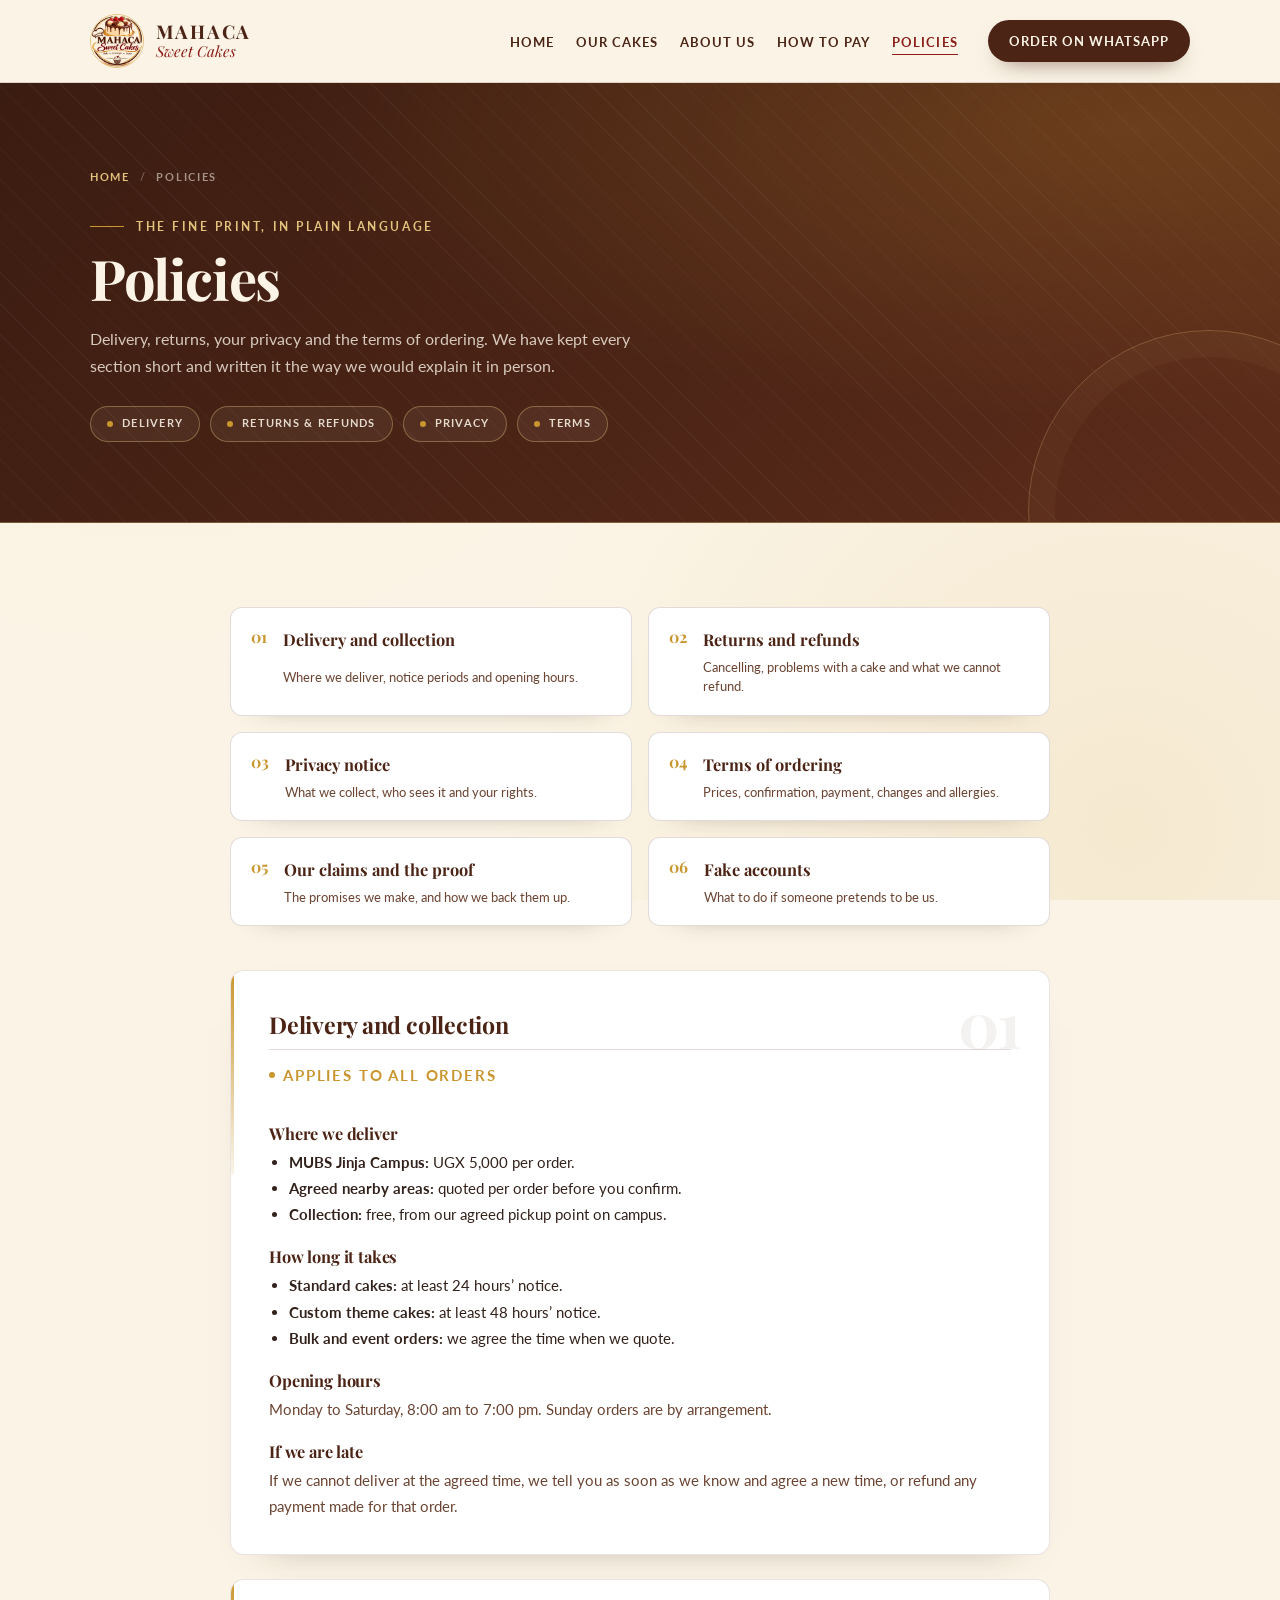
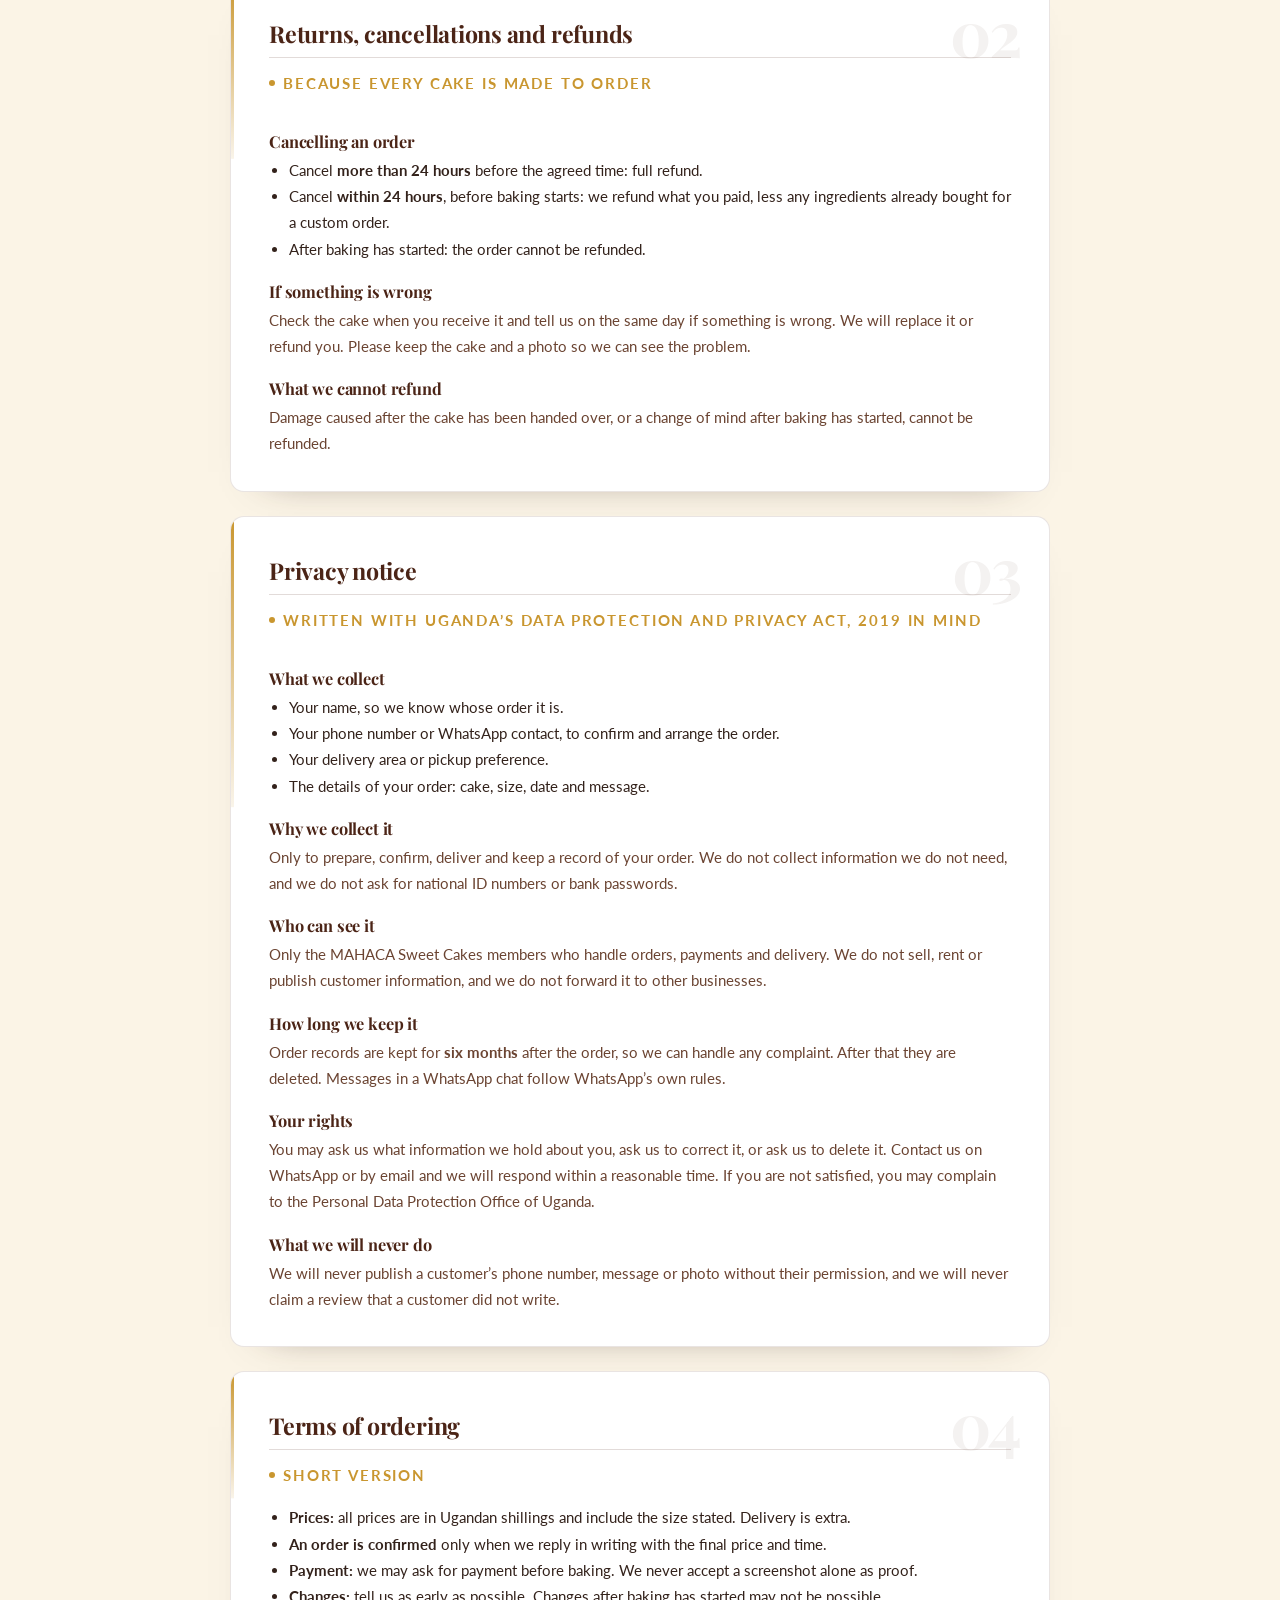
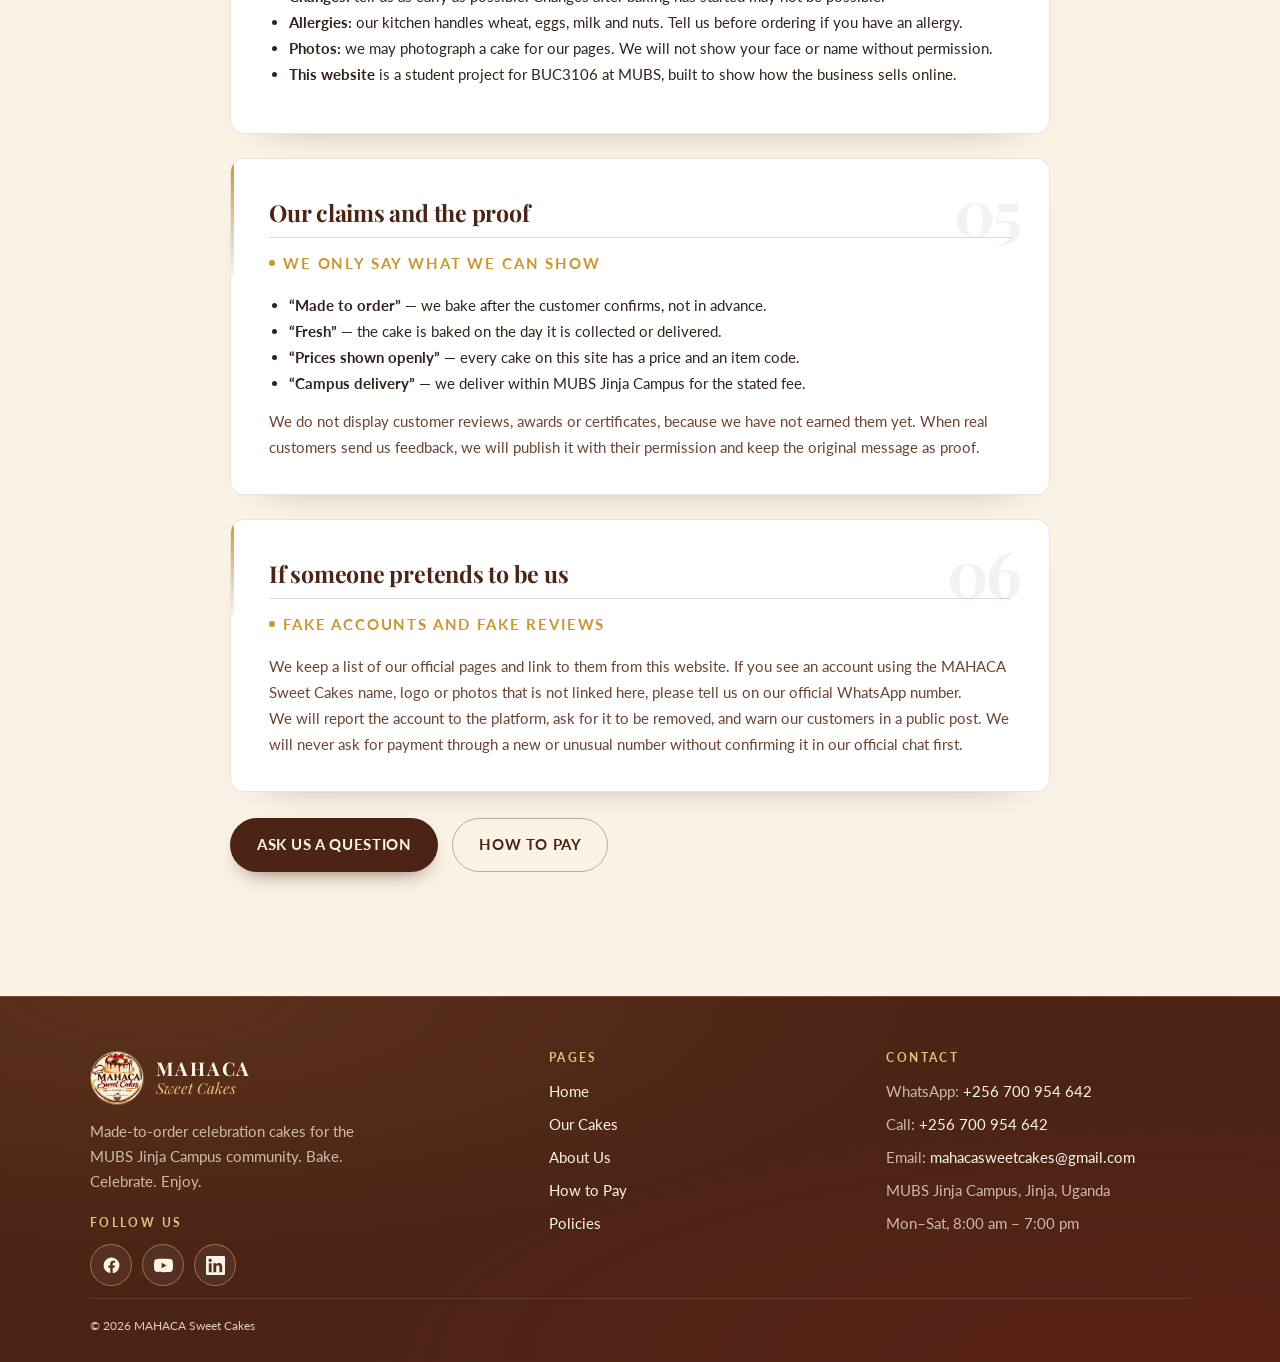
<file: policies.html>
<!DOCTYPE html>
<html lang="en">
<head>
  <meta charset="UTF-8">
  <meta name="viewport" content="width=device-width, initial-scale=1.0">
  <title>Delivery, Returns and Privacy | MAHACA Sweet Cakes</title>
  <meta name="description" content="MAHACA Sweet Cakes delivery areas, returns and refunds, privacy notice and terms of service in plain language.">
  <link rel="icon" type="image/png" href="images/logo.png">
  <link rel="preconnect" href="https://fonts.googleapis.com">
  <link rel="preconnect" href="https://fonts.gstatic.com" crossorigin>
  <link href="https://fonts.googleapis.com/css2?family=Lato:wght@400;700&family=Playfair+Display:ital,wght@0,600;0,700;1,500&display=swap" rel="stylesheet">
  <link rel="stylesheet" href="style.css">
</head>
<body>

<a class="skip-link" href="#main">Skip to content</a>


<header class="site-header">
  <div class="container">

    <a class="brand" href="index.html">
      <img class="brand-mark" src="images/logo.png" alt="MAHACA Sweet Cakes logo" width="54" height="54">
      <span>
        <span class="brand-name">Mahaca</span>
        <span class="brand-sub">Sweet Cakes</span>
      </span>
    </a>

    <nav class="site-nav" aria-label="Main menu">
      <input class="menu-toggle" type="checkbox" id="menu-toggle">
      <label class="menu-btn" for="menu-toggle">
        <span></span><span></span><span></span>
        <span class="sr-only">Open menu</span>
      </label>

      <ul class="nav-list">
        <li><a href="index.html">Home</a></li>
        <li><a href="products.html">Our Cakes</a></li>
        <li><a href="about.html">About Us</a></li>
        <li><a href="pay.html">How to Pay</a></li>
        <li><a href="policies.html" aria-current="page">Policies</a></li>
        <li class="nav-cta">
          <a class="btn btn--primary btn--small" href="https://wa.me/256700954642?text=Hello%20MAHACA%20Sweet%20Cakes%2C%20I%20would%20like%20to%20order%20a%20cake.">Order on WhatsApp</a>
        </li>
      </ul>
    </nav>

  </div>
</header>

<main id="main">

  <section class="page-banner">
    <div class="container">
      <ol class="crumbs">
        <li><a href="index.html">Home</a></li>
        <li aria-current="page">Policies</li>
      </ol>
      <span class="eyebrow">The fine print, in plain language</span>
      <h1>Policies</h1>
      <p>
        Delivery, returns, your privacy and the terms of ordering. We have kept every
        section short and written it the way we would explain it in person.
      </p>
      <ul class="banner-chips">
        <li>Delivery</li>
        <li>Returns &amp; refunds</li>
        <li>Privacy</li>
        <li>Terms</li>
      </ul>
    </div>
  </section>

  <section class="section">
    <div class="container policy-list" style="max-width:860px;">

      <!-- On-page contents. These are plain anchor links, so no JavaScript. -->
      <nav class="toc" aria-label="On this page">
        <a href="#delivery"><strong>Delivery and collection</strong><span>Where we deliver, notice periods and opening hours.</span></a>
        <a href="#returns"><strong>Returns and refunds</strong><span>Cancelling, problems with a cake and what we cannot refund.</span></a>
        <a href="#privacy"><strong>Privacy notice</strong><span>What we collect, who sees it and your rights.</span></a>
        <a href="#terms"><strong>Terms of ordering</strong><span>Prices, confirmation, payment, changes and allergies.</span></a>
        <a href="#claims"><strong>Our claims and the proof</strong><span>The promises we make, and how we back them up.</span></a>
        <a href="#reporting"><strong>Fake accounts</strong><span>What to do if someone pretends to be us.</span></a>
      </nav>

      <!-- ============ DELIVERY ============ -->
      <article class="policy-block reveal" id="delivery">
        <h2>Delivery and collection</h2>
        <p class="policy-meta">Applies to all orders</p>

        <h3>Where we deliver</h3>
        <ul>
          <li><strong>MUBS Jinja Campus:</strong> UGX 5,000 per order.</li>
          <li><strong>Agreed nearby areas:</strong> quoted per order before you confirm.</li>
          <li><strong>Collection:</strong> free, from our agreed pickup point on campus.</li>
        </ul>

        <h3>How long it takes</h3>
        <ul>
          <li><strong>Standard cakes:</strong> at least 24 hours&rsquo; notice.</li>
          <li><strong>Custom theme cakes:</strong> at least 48 hours&rsquo; notice.</li>
          <li><strong>Bulk and event orders:</strong> we agree the time when we quote.</li>
        </ul>

        <h3>Opening hours</h3>
        <p>Monday to Saturday, 8:00 am to 7:00 pm. Sunday orders are by arrangement.</p>

        <h3>If we are late</h3>
        <p>
          If we cannot deliver at the agreed time, we tell you as soon as we know and
          agree a new time, or refund any payment made for that order.
        </p>
      </article>

      <!-- ============ RETURNS ============ -->
      <article class="policy-block reveal" id="returns">
        <h2>Returns, cancellations and refunds</h2>
        <p class="policy-meta">Because every cake is made to order</p>

        <h3>Cancelling an order</h3>
        <ul>
          <li>Cancel <strong>more than 24 hours</strong> before the agreed time: full refund.</li>
          <li>Cancel <strong>within 24 hours</strong>, before baking starts: we refund what you paid, less any ingredients already bought for a custom order.</li>
          <li>After baking has started: the order cannot be refunded.</li>
        </ul>

        <h3>If something is wrong</h3>
        <p>
          Check the cake when you receive it and tell us on the same day if something is
          wrong. We will replace it or refund you. Please keep the cake and a photo so we
          can see the problem.
        </p>

        <h3>What we cannot refund</h3>
        <p>
          Damage caused after the cake has been handed over, or a change of mind after
          baking has started, cannot be refunded.
        </p>
      </article>

      <!-- ============ PRIVACY ============ -->
      <article class="policy-block reveal" id="privacy">
        <h2>Privacy notice</h2>
        <p class="policy-meta">Written with Uganda&rsquo;s Data Protection and Privacy Act, 2019 in mind</p>

        <h3>What we collect</h3>
        <ul>
          <li>Your name, so we know whose order it is.</li>
          <li>Your phone number or WhatsApp contact, to confirm and arrange the order.</li>
          <li>Your delivery area or pickup preference.</li>
          <li>The details of your order: cake, size, date and message.</li>
        </ul>

        <h3>Why we collect it</h3>
        <p>
          Only to prepare, confirm, deliver and keep a record of your order. We do not
          collect information we do not need, and we do not ask for national ID numbers
          or bank passwords.
        </p>

        <h3>Who can see it</h3>
        <p>
          Only the MAHACA Sweet Cakes members who handle orders, payments and delivery.
          We do not sell, rent or publish customer information, and we do not forward it
          to other businesses.
        </p>

        <h3>How long we keep it</h3>
        <p>
          Order records are kept for <strong>six months</strong> after the order, so we can
          handle any complaint. After that they are deleted. Messages in a WhatsApp chat
          follow WhatsApp&rsquo;s own rules.
        </p>

        <h3>Your rights</h3>
        <p>
          You may ask us what information we hold about you, ask us to correct it, or ask
          us to delete it. Contact us on WhatsApp or by email and we will respond within a
          reasonable time. If you are not satisfied, you may complain to the Personal Data
          Protection Office of Uganda.
        </p>

        <h3>What we will never do</h3>
        <p>
          We will never publish a customer&rsquo;s phone number, message or photo without
          their permission, and we will never claim a review that a customer did not write.
        </p>
      </article>

      <!-- ============ TERMS ============ -->
      <article class="policy-block reveal" id="terms">
        <h2>Terms of ordering</h2>
        <p class="policy-meta">Short version</p>

        <ul>
          <li><strong>Prices:</strong> all prices are in Ugandan shillings and include the size stated. Delivery is extra.</li>
          <li><strong>An order is confirmed</strong> only when we reply in writing with the final price and time.</li>
          <li><strong>Payment:</strong> we may ask for payment before baking. We never accept a screenshot alone as proof.</li>
          <li><strong>Changes:</strong> tell us as early as possible. Changes after baking has started may not be possible.</li>
          <li><strong>Allergies:</strong> our kitchen handles wheat, eggs, milk and nuts. Tell us before ordering if you have an allergy.</li>
          <li><strong>Photos:</strong> we may photograph a cake for our pages. We will not show your face or name without permission.</li>
          <li><strong>This website</strong> is a student project for BUC3106 at MUBS, built to show how the business sells online.</li>
        </ul>
      </article>

      <!-- ============ HONEST CLAIMS ============ -->
      <article class="policy-block reveal" id="claims">
        <h2>Our claims and the proof</h2>
        <p class="policy-meta">We only say what we can show</p>

        <ul>
          <li><strong>&ldquo;Made to order&rdquo;</strong> &mdash; we bake after the customer confirms, not in advance.</li>
          <li><strong>&ldquo;Fresh&rdquo;</strong> &mdash; the cake is baked on the day it is collected or delivered.</li>
          <li><strong>&ldquo;Prices shown openly&rdquo;</strong> &mdash; every cake on this site has a price and an item code.</li>
          <li><strong>&ldquo;Campus delivery&rdquo;</strong> &mdash; we deliver within MUBS Jinja Campus for the stated fee.</li>
        </ul>

        <p>
          We do not display customer reviews, awards or certificates, because we have not
          earned them yet. When real customers send us feedback, we will publish it with
          their permission and keep the original message as proof.
        </p>
      </article>

      <!-- ============ REPORTING ============ -->
      <article class="policy-block reveal" id="reporting">
        <h2>If someone pretends to be us</h2>
        <p class="policy-meta">Fake accounts and fake reviews</p>

        <p>
          We keep a list of our official pages and link to them from this website. If you
          see an account using the MAHACA Sweet Cakes name, logo or photos that is not
          linked here, please tell us on our official WhatsApp number.
        </p>
        <p>
          We will report the account to the platform, ask for it to be removed, and warn
          our customers in a public post. We will never ask for payment through a new or
          unusual number without confirming it in our official chat first.
        </p>
      </article>

      <div class="btn-row reveal">
        <a class="btn btn--primary" href="https://wa.me/256700954642?text=Hello%20MAHACA%2C%20I%20have%20a%20question%20about%20delivery%20or%20an%20order.">Ask us a question</a>
        <a class="btn btn--ghost" href="pay.html">How to pay</a>
      </div>

    </div>
  </section>

</main>

<footer class="site-footer">
  <div class="container">

    <div class="footer-grid">

      <div class="footer-brand">
        <a class="brand" href="index.html">
          <img class="brand-mark" src="images/logo.png" alt="" width="54" height="54">
          <span>
            <span class="brand-name">Mahaca</span>
            <span class="brand-sub">Sweet Cakes</span>
          </span>
        </a>
        <p>Made-to-order celebration cakes for the MUBS Jinja Campus community. Bake. Celebrate. Enjoy.</p>
        <div class="footer-social">
          <h4>Follow us</h4>
          <div class="social">
            <!-- Replace href="#" with the real page link when it is ready -->
            <a class="social-link" href="#" aria-label="MAHACA Sweet Cakes on Facebook">
              <svg viewBox="0 0 24 24" aria-hidden="true" focusable="false"><path d="M22 12a10 10 0 1 0-11.56 9.88v-6.99H7.9V12h2.54V9.8c0-2.5 1.49-3.89 3.77-3.89 1.09 0 2.24.2 2.24.2v2.46h-1.26c-1.24 0-1.63.77-1.63 1.56V12h2.78l-.44 2.89h-2.34v6.99A10 10 0 0 0 22 12z"/></svg>
            </a>
            <a class="social-link" href="#" aria-label="MAHACA Sweet Cakes on YouTube">
              <svg viewBox="0 0 24 24" aria-hidden="true" focusable="false"><path d="M23.5 6.2a3 3 0 0 0-2.1-2.1C19.5 3.6 12 3.6 12 3.6s-7.5 0-9.4.5A3 3 0 0 0 .5 6.2 31.4 31.4 0 0 0 0 12a31.4 31.4 0 0 0 .5 5.8 3 3 0 0 0 2.1 2.1c1.9.5 9.4.5 9.4.5s7.5 0 9.4-.5a3 3 0 0 0 2.1-2.1A31.4 31.4 0 0 0 24 12a31.4 31.4 0 0 0-.5-5.8zM9.6 15.6V8.4l6.2 3.6z"/></svg>
            </a>
            <a class="social-link" href="#" aria-label="MAHACA Sweet Cakes on LinkedIn">
              <svg viewBox="0 0 24 24" aria-hidden="true" focusable="false"><path d="M20.45 20.45h-3.56v-5.57c0-1.33-.02-3.04-1.85-3.04-1.85 0-2.14 1.45-2.14 2.94v5.67H9.35V9h3.42v1.56h.05a3.75 3.75 0 0 1 3.37-1.85c3.6 0 4.27 2.37 4.27 5.46v6.28zM5.34 7.43a2.07 2.07 0 1 1 0-4.13 2.07 2.07 0 0 1 0 4.13zM7.12 20.45H3.55V9h3.57v11.45zM22.22 0H1.77C.79 0 0 .77 0 1.73v20.54C0 23.23.79 24 1.77 24h20.45c.98 0 1.78-.77 1.78-1.73V1.73C24 .77 23.2 0 22.22 0z"/></svg>
            </a>
          </div>
        </div>
      </div>

      <div>
        <h4>Pages</h4>
        <ul class="footer-links">
          <li><a href="index.html">Home</a></li>
          <li><a href="products.html">Our Cakes</a></li>
          <li><a href="about.html">About Us</a></li>
          <li><a href="pay.html">How to Pay</a></li>
          <li><a href="policies.html">Policies</a></li>
        </ul>
      </div>

      <div>
        <h4>Contact</h4>
        <ul class="footer-links">
          <li>WhatsApp: <a href="https://wa.me/256700954642?text=Hello%20MAHACA%20Sweet%20Cakes%2C%20I%20would%20like%20to%20ask%20about%20an%20order.">+256 700 954 642</a></li>
          <li>Call: <a href="tel:+256700954642">+256 700 954 642</a></li>
          <li>Email: <a href="mailto:mahacasweetcakes@gmail.com">mahacasweetcakes@gmail.com</a></li>
          <li>MUBS Jinja Campus, Jinja, Uganda</li>
          <li>Mon&ndash;Sat, 8:00 am &ndash; 7:00 pm</li>
        </ul>
      </div>

    </div>

    <div class="footer-bottom">
      <span>&copy; 2026 MAHACA Sweet Cakes</span>
    </div>

  </div>
</footer>

</body>
</html>
</file>
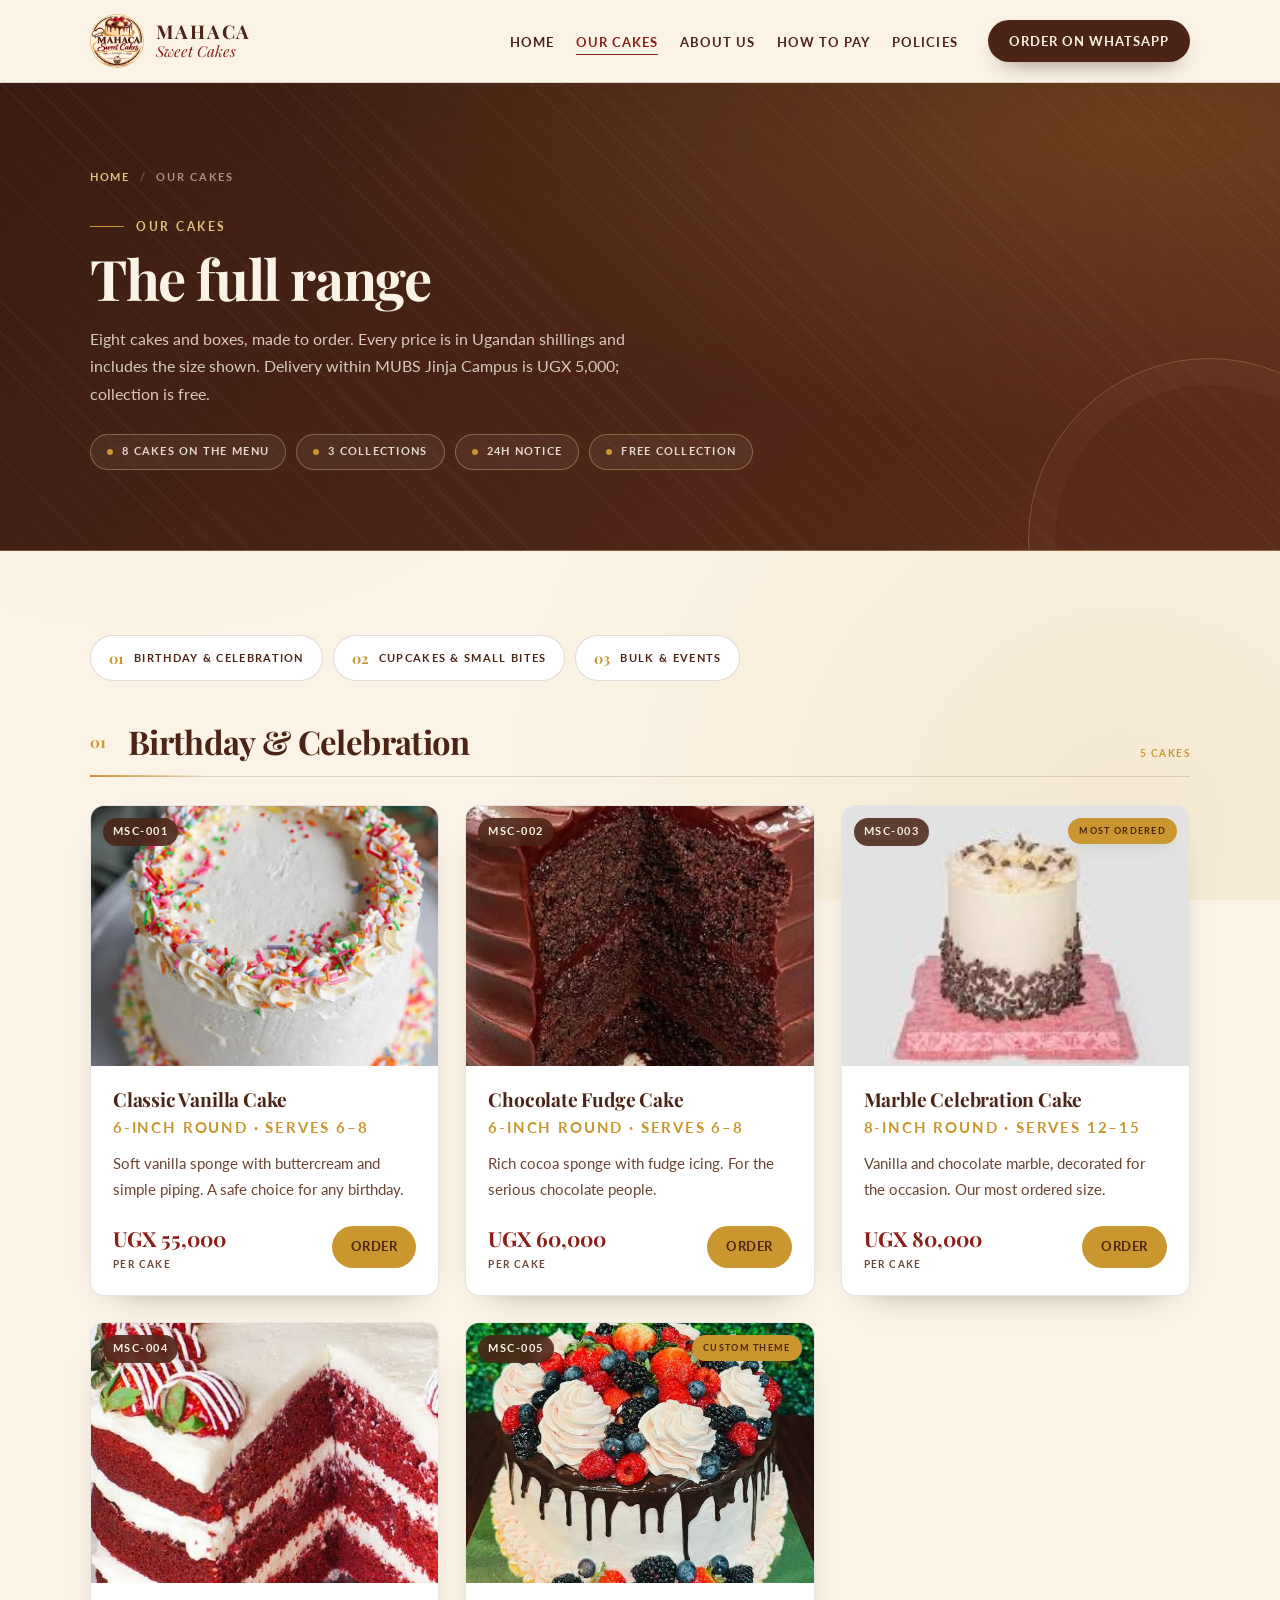
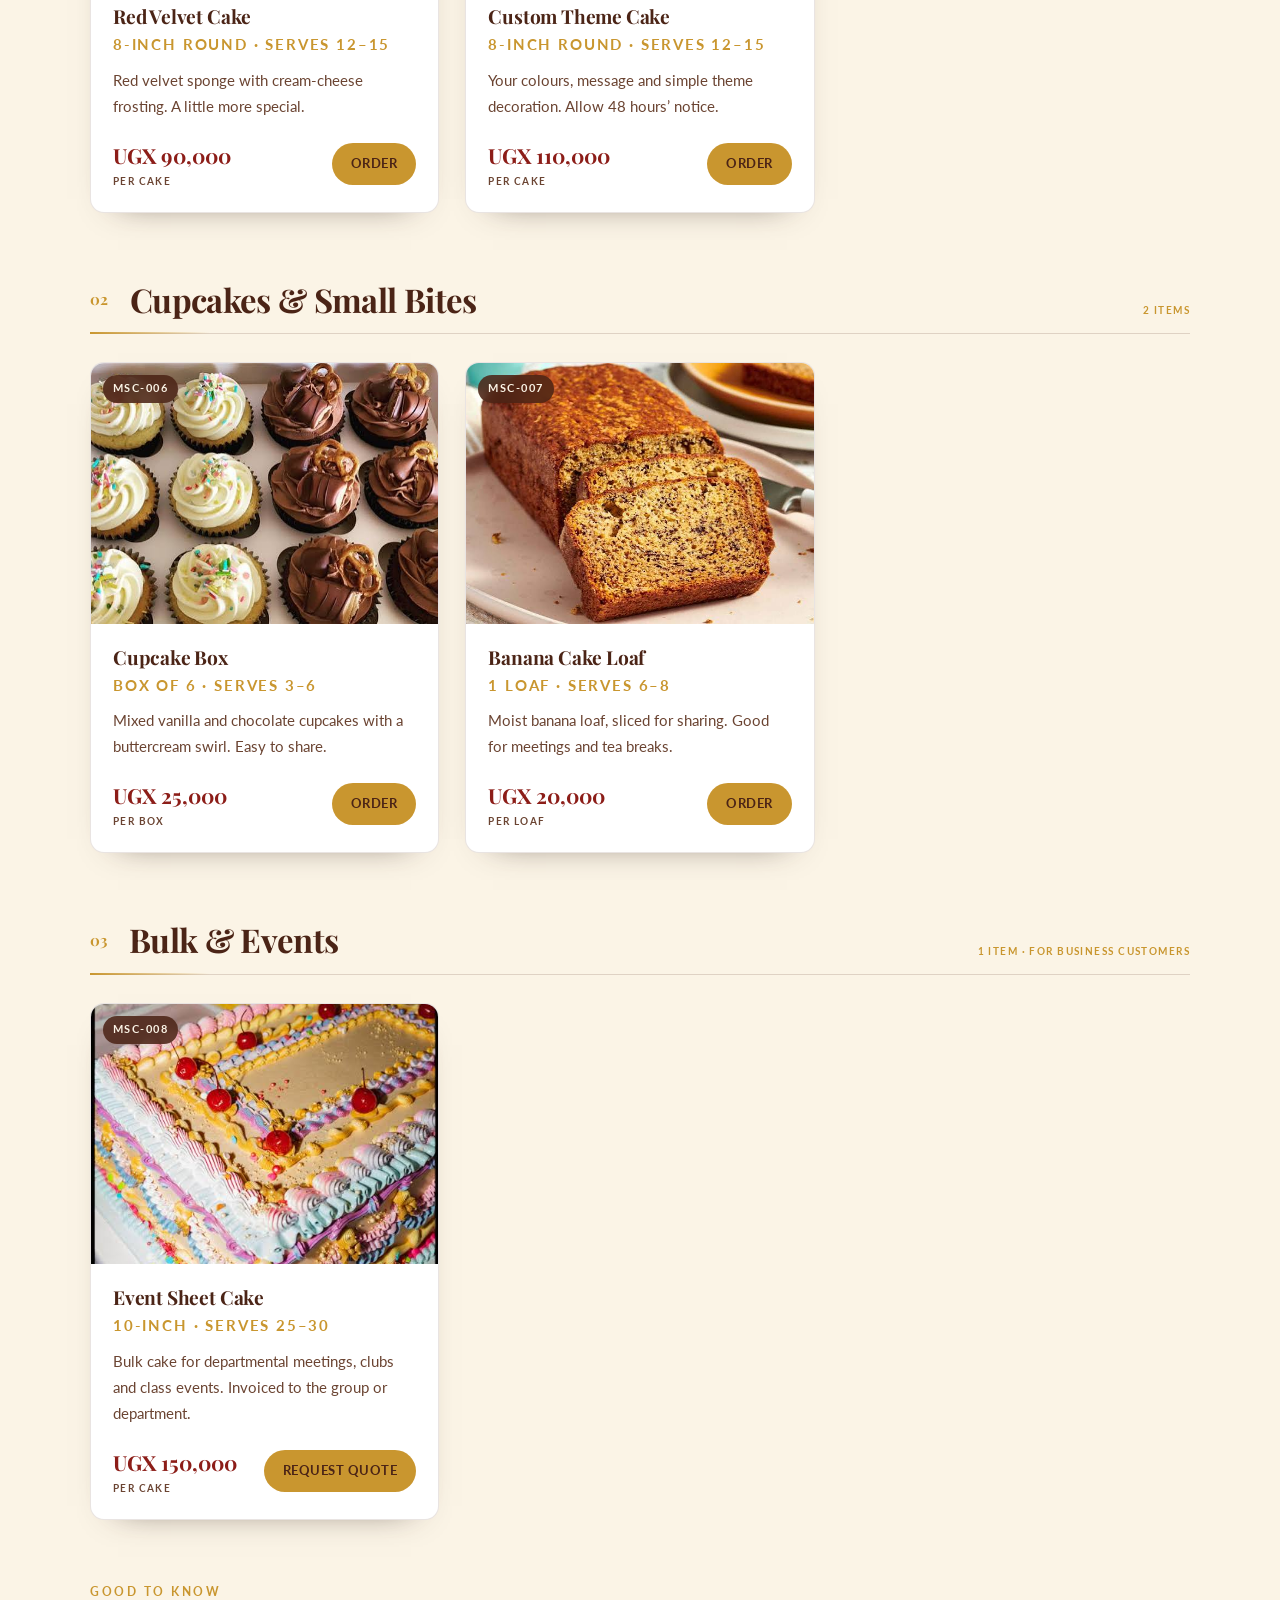
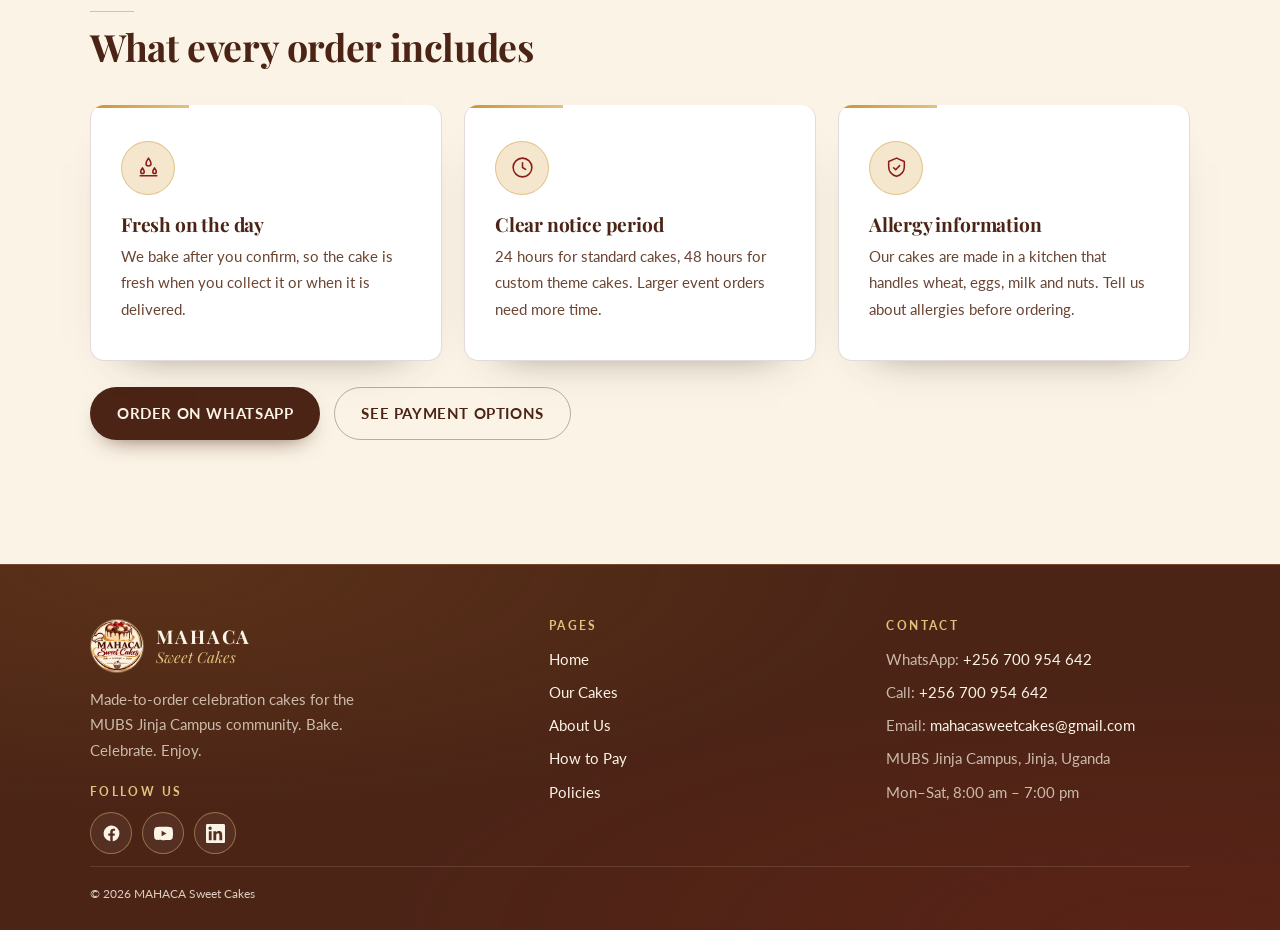
<file: products.html>
<!DOCTYPE html>
<html lang="en">
<head>
  <meta charset="UTF-8">
  <meta name="viewport" content="width=device-width, initial-scale=1.0">
  <title>Our Cakes and Prices | MAHACA Sweet Cakes</title>
  <meta name="description" content="Browse the full MAHACA Sweet Cakes range: celebration cakes, cupcakes and bulk event cakes. All prices in Ugandan shillings. Order on WhatsApp.">
  <link rel="icon" type="image/png" href="images/logo.png">
  <link rel="preconnect" href="https://fonts.googleapis.com">
  <link rel="preconnect" href="https://fonts.gstatic.com" crossorigin>
  <link href="https://fonts.googleapis.com/css2?family=Lato:wght@400;700&family=Playfair+Display:ital,wght@0,600;0,700;1,500&display=swap" rel="stylesheet">
  <link rel="stylesheet" href="style.css">
</head>
<body>

<a class="skip-link" href="#main">Skip to content</a>


<header class="site-header">
  <div class="container">

    <a class="brand" href="index.html">
      <img class="brand-mark" src="images/logo.png" alt="MAHACA Sweet Cakes logo" width="54" height="54">
      <span>
        <span class="brand-name">Mahaca</span>
        <span class="brand-sub">Sweet Cakes</span>
      </span>
    </a>

    <nav class="site-nav" aria-label="Main menu">
      <input class="menu-toggle" type="checkbox" id="menu-toggle">
      <label class="menu-btn" for="menu-toggle">
        <span></span><span></span><span></span>
        <span class="sr-only">Open menu</span>
      </label>

      <ul class="nav-list">
        <li><a href="index.html">Home</a></li>
        <li><a href="products.html" aria-current="page">Our Cakes</a></li>
        <li><a href="about.html">About Us</a></li>
        <li><a href="pay.html">How to Pay</a></li>
        <li><a href="policies.html">Policies</a></li>
        <li class="nav-cta">
          <a class="btn btn--primary btn--small" href="https://wa.me/256700954642?text=Hello%20MAHACA%20Sweet%20Cakes%2C%20I%20would%20like%20to%20order%20a%20cake.">Order on WhatsApp</a>
        </li>
      </ul>
    </nav>

  </div>
</header>

<main id="main">

  <section class="page-banner">
    <div class="container">
      <ol class="crumbs">
        <li><a href="index.html">Home</a></li>
        <li aria-current="page">Our Cakes</li>
      </ol>
      <span class="eyebrow">Our cakes</span>
      <h1>The full range</h1>
      <p>
        Eight cakes and boxes, made to order. Every price is in Ugandan shillings
        and includes the size shown. Delivery within MUBS Jinja Campus is UGX 5,000;
        collection is free.
      </p>
      <ul class="banner-chips">
        <li>8 cakes on the menu</li>
        <li>3 collections</li>
        <li>24h notice</li>
        <li>Free collection</li>
      </ul>
    </div>
  </section>

  <section class="section">
    <div class="container products-list">

      <!-- Quick links to each collection -->
      <nav class="jump-nav" aria-label="Jump to a collection">
        <a href="#celebration"><span>01</span> Birthday &amp; Celebration</a>
        <a href="#small-bites"><span>02</span> Cupcakes &amp; Small Bites</a>
        <a href="#bulk"><span>03</span> Bulk &amp; Events</a>
      </nav>

      <!-- ============ COLLECTION 1 ============ -->
      <div class="collection-head" id="celebration">
        <h2>Birthday &amp; Celebration</h2>
        <span>5 cakes</span>
      </div>

      <div class="product-grid">

        <article class="product-card reveal">
          <div class="product-media">
            <img src="images/product1.jpg" alt="Placeholder photo of the Classic Vanilla Cake" width="1200" height="900" loading="lazy">
            <span class="product-code">MSC-001</span>
          </div>
          <div class="product-body">
            <h3>Classic Vanilla Cake</h3>
            <p class="product-size">6-inch round &middot; serves 6&ndash;8</p>
            <p>Soft vanilla sponge with buttercream and simple piping. A safe choice for any birthday.</p>
            <div class="product-foot">
              <span class="price">UGX 55,000<small>per cake</small></span>
              <a class="btn btn--gold btn--small" href="https://wa.me/256700954642?text=Hello%20MAHACA%2C%20I%20would%20like%20to%20order%20MSC-001%20Classic%20Vanilla%20Cake.">Order</a>
            </div>
          </div>
        </article>

        <article class="product-card reveal">
          <div class="product-media">
            <img src="images/product2.jpg" alt="Placeholder photo of the Chocolate Fudge Cake" width="1200" height="900" loading="lazy">
            <span class="product-code">MSC-002</span>
          </div>
          <div class="product-body">
            <h3>Chocolate Fudge Cake</h3>
            <p class="product-size">6-inch round &middot; serves 6&ndash;8</p>
            <p>Rich cocoa sponge with fudge icing. For the serious chocolate people.</p>
            <div class="product-foot">
              <span class="price">UGX 60,000<small>per cake</small></span>
              <a class="btn btn--gold btn--small" href="https://wa.me/256700954642?text=Hello%20MAHACA%2C%20I%20would%20like%20to%20order%20MSC-002%20Chocolate%20Fudge%20Cake.">Order</a>
            </div>
          </div>
        </article>

        <article class="product-card reveal">
          <div class="product-media">
            <img src="images/product3.jpg" alt="Placeholder photo of the Marble Celebration Cake" width="1200" height="900" loading="lazy">
            <span class="product-code">MSC-003</span>
            <span class="product-flag">Most ordered</span>
          </div>
          <div class="product-body">
            <h3>Marble Celebration Cake</h3>
            <p class="product-size">8-inch round &middot; serves 12&ndash;15</p>
            <p>Vanilla and chocolate marble, decorated for the occasion. Our most ordered size.</p>
            <div class="product-foot">
              <span class="price">UGX 80,000<small>per cake</small></span>
              <a class="btn btn--gold btn--small" href="https://wa.me/256700954642?text=Hello%20MAHACA%2C%20I%20would%20like%20to%20order%20MSC-003%20Marble%20Celebration%20Cake.">Order</a>
            </div>
          </div>
        </article>

        <article class="product-card reveal">
          <div class="product-media">
            <img src="images/product4.jpg" alt="Placeholder photo of the Red Velvet Cake" width="1200" height="900" loading="lazy">
            <span class="product-code">MSC-004</span>
          </div>
          <div class="product-body">
            <h3>Red Velvet Cake</h3>
            <p class="product-size">8-inch round &middot; serves 12&ndash;15</p>
            <p>Red velvet sponge with cream-cheese frosting. A little more special.</p>
            <div class="product-foot">
              <span class="price">UGX 90,000<small>per cake</small></span>
              <a class="btn btn--gold btn--small" href="https://wa.me/256700954642?text=Hello%20MAHACA%2C%20I%20would%20like%20to%20order%20MSC-004%20Red%20Velvet%20Cake.">Order</a>
            </div>
          </div>
        </article>

        <article class="product-card reveal">
          <div class="product-media">
            <img src="images/product5.jpg" alt="Placeholder photo of the Custom Theme Cake" width="1200" height="900" loading="lazy">
            <span class="product-code">MSC-005</span>
            <span class="product-flag">Custom theme</span>
          </div>
          <div class="product-body">
            <h3>Custom Theme Cake</h3>
            <p class="product-size">8-inch round &middot; serves 12&ndash;15</p>
            <p>Your colours, message and simple theme decoration. Allow 48 hours&rsquo; notice.</p>
            <div class="product-foot">
              <span class="price">UGX 110,000<small>per cake</small></span>
              <a class="btn btn--gold btn--small" href="https://wa.me/256700954642?text=Hello%20MAHACA%2C%20I%20would%20like%20to%20order%20MSC-005%20Custom%20Theme%20Cake.">Order</a>
            </div>
          </div>
        </article>

      </div>

      <!-- ============ COLLECTION 2 ============ -->
      <div class="collection-head" id="small-bites">
        <h2>Cupcakes &amp; Small Bites</h2>
        <span>2 items</span>
      </div>

      <div class="product-grid">

        <article class="product-card reveal">
          <div class="product-media">
            <img src="images/product6.jpg" alt="Placeholder photo of a box of six cupcakes" width="1200" height="900" loading="lazy">
            <span class="product-code">MSC-006</span>
          </div>
          <div class="product-body">
            <h3>Cupcake Box</h3>
            <p class="product-size">Box of 6 &middot; serves 3&ndash;6</p>
            <p>Mixed vanilla and chocolate cupcakes with a buttercream swirl. Easy to share.</p>
            <div class="product-foot">
              <span class="price">UGX 25,000<small>per box</small></span>
              <a class="btn btn--gold btn--small" href="https://wa.me/256700954642?text=Hello%20MAHACA%2C%20I%20would%20like%20to%20order%20MSC-006%20Cupcake%20Box.">Order</a>
            </div>
          </div>
        </article>

        <article class="product-card reveal">
          <div class="product-media">
            <img src="images/product7.jpg" alt="Placeholder photo of a banana cake loaf" width="1200" height="900" loading="lazy">
            <span class="product-code">MSC-007</span>
          </div>
          <div class="product-body">
            <h3>Banana Cake Loaf</h3>
            <p class="product-size">1 loaf &middot; serves 6&ndash;8</p>
            <p>Moist banana loaf, sliced for sharing. Good for meetings and tea breaks.</p>
            <div class="product-foot">
              <span class="price">UGX 20,000<small>per loaf</small></span>
              <a class="btn btn--gold btn--small" href="https://wa.me/256700954642?text=Hello%20MAHACA%2C%20I%20would%20like%20to%20order%20MSC-007%20Banana%20Cake%20Loaf.">Order</a>
            </div>
          </div>
        </article>

      </div>

      <!-- ============ COLLECTION 3 ============ -->
      <div class="collection-head" id="bulk">
        <h2>Bulk &amp; Events</h2>
        <span>1 item &middot; for business customers</span>
      </div>

      <div class="product-grid">

        <article class="product-card reveal">
          <div class="product-media">
            <img src="images/product8.jpg" alt="Placeholder photo of a large event sheet cake" width="1200" height="900" loading="lazy">
            <span class="product-code">MSC-008</span>
          </div>
          <div class="product-body">
            <h3>Event Sheet Cake</h3>
            <p class="product-size">10-inch &middot; serves 25&ndash;30</p>
            <p>Bulk cake for departmental meetings, clubs and class events. Invoiced to the group or department.</p>
            <div class="product-foot">
              <span class="price">UGX 150,000<small>per cake</small></span>
              <a class="btn btn--gold btn--small" href="https://wa.me/256700954642?text=Hello%20MAHACA%2C%20I%20would%20like%20a%20quote%20for%20MSC-008%20Event%20Sheet%20Cake.">Request quote</a>
            </div>
          </div>
        </article>

      </div>

      <!-- ============ WHAT IS INCLUDED ============ -->
      <div class="section-head" style="margin-top:56px;">
        <span class="eyebrow">Good to know</span>
        <h2>What every order includes</h2>
      </div>

      <div class="reasons">

        <article class="reason reveal">
          <span class="reason-icon" aria-hidden="true">
            <svg viewBox="0 0 24 24"><path d="M12 3c1.6 2.2 2.4 3.7 2.4 5.1a2.4 2.4 0 0 1-4.8 0C9.6 6.7 10.4 5.2 12 3Z"/><path d="M6.2 12.4c1.1 1.5 1.7 2.6 1.7 3.6a1.7 1.7 0 0 1-3.4 0c0-1 .6-2.1 1.7-3.6Z"/><path d="M17.8 12.4c1.1 1.5 1.7 2.6 1.7 3.6a1.7 1.7 0 0 1-3.4 0c0-1 .6-2.1 1.7-3.6Z"/><path d="M4 20h16"/></svg>
          </span>
          <h3>Fresh on the day</h3>
          <p>We bake after you confirm, so the cake is fresh when you collect it or when it is delivered.</p>
        </article>

        <article class="reason reveal">
          <span class="reason-icon" aria-hidden="true">
            <svg viewBox="0 0 24 24"><circle cx="12" cy="12" r="9"/><path d="M12 7.5V12l3 1.8"/></svg>
          </span>
          <h3>Clear notice period</h3>
          <p>24 hours for standard cakes, 48 hours for custom theme cakes. Larger event orders need more time.</p>
        </article>

        <article class="reason reveal">
          <span class="reason-icon" aria-hidden="true">
            <svg viewBox="0 0 24 24"><path d="M12 3 4.5 6.2v5.2c0 4.2 3.1 7.6 7.5 9.1 4.4-1.5 7.5-4.9 7.5-9.1V6.2Z"/><path d="M9.2 12.2l2 2 3.8-4"/></svg>
          </span>
          <h3>Allergy information</h3>
          <p>Our cakes are made in a kitchen that handles wheat, eggs, milk and nuts. Tell us about allergies before ordering.</p>
        </article>

      </div>

      <div class="btn-row reveal">
        <a class="btn btn--primary" href="https://wa.me/256700954642?text=Hello%20MAHACA%20Sweet%20Cakes%2C%20I%20would%20like%20to%20order%20a%20cake.">Order on WhatsApp</a>
        <a class="btn btn--ghost" href="pay.html">See payment options</a>
      </div>

    </div>
  </section>

</main>

<footer class="site-footer">
  <div class="container">

    <div class="footer-grid">

      <div class="footer-brand">
        <a class="brand" href="index.html">
          <img class="brand-mark" src="images/logo.png" alt="" width="54" height="54">
          <span>
            <span class="brand-name">Mahaca</span>
            <span class="brand-sub">Sweet Cakes</span>
          </span>
        </a>
        <p>Made-to-order celebration cakes for the MUBS Jinja Campus community. Bake. Celebrate. Enjoy.</p>
        <div class="footer-social">
          <h4>Follow us</h4>
          <div class="social">
            <!-- Replace href="#" with the real page link when it is ready -->
            <a class="social-link" href="#" aria-label="MAHACA Sweet Cakes on Facebook">
              <svg viewBox="0 0 24 24" aria-hidden="true" focusable="false"><path d="M22 12a10 10 0 1 0-11.56 9.88v-6.99H7.9V12h2.54V9.8c0-2.5 1.49-3.89 3.77-3.89 1.09 0 2.24.2 2.24.2v2.46h-1.26c-1.24 0-1.63.77-1.63 1.56V12h2.78l-.44 2.89h-2.34v6.99A10 10 0 0 0 22 12z"/></svg>
            </a>
            <a class="social-link" href="#" aria-label="MAHACA Sweet Cakes on YouTube">
              <svg viewBox="0 0 24 24" aria-hidden="true" focusable="false"><path d="M23.5 6.2a3 3 0 0 0-2.1-2.1C19.5 3.6 12 3.6 12 3.6s-7.5 0-9.4.5A3 3 0 0 0 .5 6.2 31.4 31.4 0 0 0 0 12a31.4 31.4 0 0 0 .5 5.8 3 3 0 0 0 2.1 2.1c1.9.5 9.4.5 9.4.5s7.5 0 9.4-.5a3 3 0 0 0 2.1-2.1A31.4 31.4 0 0 0 24 12a31.4 31.4 0 0 0-.5-5.8zM9.6 15.6V8.4l6.2 3.6z"/></svg>
            </a>
            <a class="social-link" href="#" aria-label="MAHACA Sweet Cakes on LinkedIn">
              <svg viewBox="0 0 24 24" aria-hidden="true" focusable="false"><path d="M20.45 20.45h-3.56v-5.57c0-1.33-.02-3.04-1.85-3.04-1.85 0-2.14 1.45-2.14 2.94v5.67H9.35V9h3.42v1.56h.05a3.75 3.75 0 0 1 3.37-1.85c3.6 0 4.27 2.37 4.27 5.46v6.28zM5.34 7.43a2.07 2.07 0 1 1 0-4.13 2.07 2.07 0 0 1 0 4.13zM7.12 20.45H3.55V9h3.57v11.45zM22.22 0H1.77C.79 0 0 .77 0 1.73v20.54C0 23.23.79 24 1.77 24h20.45c.98 0 1.78-.77 1.78-1.73V1.73C24 .77 23.2 0 22.22 0z"/></svg>
            </a>
          </div>
        </div>
      </div>

      <div>
        <h4>Pages</h4>
        <ul class="footer-links">
          <li><a href="index.html">Home</a></li>
          <li><a href="products.html">Our Cakes</a></li>
          <li><a href="about.html">About Us</a></li>
          <li><a href="pay.html">How to Pay</a></li>
          <li><a href="policies.html">Policies</a></li>
        </ul>
      </div>

      <div>
        <h4>Contact</h4>
        <ul class="footer-links">
          <li>WhatsApp: <a href="https://wa.me/256700954642?text=Hello%20MAHACA%20Sweet%20Cakes%2C%20I%20would%20like%20to%20ask%20about%20an%20order.">+256 700 954 642</a></li>
          <li>Call: <a href="tel:+256700954642">+256 700 954 642</a></li>
          <li>Email: <a href="mailto:mahacasweetcakes@gmail.com">mahacasweetcakes@gmail.com</a></li>
          <li>MUBS Jinja Campus, Jinja, Uganda</li>
          <li>Mon&ndash;Sat, 8:00 am &ndash; 7:00 pm</li>
        </ul>
      </div>

    </div>

    <div class="footer-bottom">
      <span>&copy; 2026 MAHACA Sweet Cakes</span>
    </div>

  </div>
</footer>

</body>
</html>
</file>
<file: style.css>
/* ============================================================
   MAHACA SWEET CAKES - shared stylesheet for every page
   BUC3106 student project, Makerere University Business School.
   Written in plain CSS. No frameworks, no JavaScript.
   Colours are taken from the MAHACA Sweet Cakes logo.
   ============================================================ */

/* ---------- 1. Colour and font settings used everywhere ---------- */
:root {
  --cream: #FBF4E6;        /* page background - the light cream of the logo */
  --cream-deep: #F4E7CE;   /* slightly darker cream for panels */
  --brown: #4B2416;        /* the chocolate brown of the MAHACA letters */
  --brown-soft: #6B4432;   /* softer brown for body text */
  --maroon: #8C1D18;       /* the deep red of "Sweet Cakes" */
  --gold: #C9962F;         /* the gold ribbon in the logo */
  --gold-light: #E3C27E;   /* pale gold for lines and accents */
  --ink: #33221B;          /* near-black brown for strong text */
  --white: #FFFFFF;
  --line: rgba(75, 36, 22, 0.16);
  --shadow: 0 18px 44px -24px rgba(51, 34, 27, 0.45);
  --radius: 14px;
  --max-width: 1140px;
  --font-heading: "Playfair Display", Georgia, "Times New Roman", serif;
  --font-body: "Lato", "Segoe UI", Arial, sans-serif;
}

/* ---------- 2. Basic reset and page defaults ---------- */
* {
  box-sizing: border-box;
  margin: 0;
  padding: 0;
}

html {
  scroll-behavior: smooth;
  -webkit-text-size-adjust: 100%;
}

body {
  font-family: var(--font-body);
  font-size: 17px;
  line-height: 1.7;
  color: var(--ink);
  background: var(--cream);
  /* a very faint paper texture made with two soft gradients */
  background-image:
    radial-gradient(circle at 12% 8%, rgba(227, 194, 126, 0.18), transparent 42%),
    radial-gradient(circle at 88% 92%, rgba(201, 150, 47, 0.12), transparent 46%);
  background-attachment: fixed;
}

/* height:auto lets each picture keep its own shape instead of using the
   height written in the HTML tag. */
img {
  max-width: 100%;
  height: auto;
  display: block;
}

a {
  color: var(--maroon);
  text-decoration: none;
}

a:hover {
  text-decoration: underline;
}

h1, h2, h3, h4 {
  font-family: var(--font-heading);
  font-weight: 700;
  line-height: 1.18;
  color: var(--brown);
  letter-spacing: -0.01em;
}

h1 { font-size: clamp(2.1rem, 5.4vw, 3.5rem); }
h2 { font-size: clamp(1.6rem, 3.4vw, 2.35rem); }
h3 { font-size: 1.2rem; }

p { color: var(--brown-soft); }

/* Keyboard users can skip straight to the content */
.skip-link {
  position: absolute;
  left: -9999px;
  top: 0;
  background: var(--brown);
  color: var(--white);
  padding: 10px 16px;
  z-index: 100;
}
.skip-link:focus { left: 12px; top: 12px; }

/* Screen-reader-only text */
.sr-only {
  position: absolute;
  width: 1px; height: 1px;
  padding: 0; margin: -1px;
  overflow: hidden;
  clip: rect(0 0 0 0);
  white-space: nowrap;
  border: 0;
}

/* ---------- 3. Layout helpers ---------- */
.container {
  width: 100%;
  max-width: var(--max-width);
  margin: 0 auto;
  padding: 0 20px;
}

.section { padding: 64px 0; }
.section--tight { padding: 44px 0; }

.section-head {
  max-width: 680px;
  margin-bottom: 36px;
}

.section-head--center {
  margin-left: auto;
  margin-right: auto;
  text-align: center;
}

/* Small uppercase label above a heading */
.eyebrow {
  display: inline-block;
  font-family: var(--font-body);
  font-size: 0.72rem;
  font-weight: 700;
  letter-spacing: 0.22em;
  text-transform: uppercase;
  color: var(--gold);
  margin-bottom: 12px;
}

.eyebrow::after {
  content: "";
  display: block;
  width: 44px;
  height: 1px;
  background: var(--gold-light);
  margin-top: 10px;
}

.section-head--center .eyebrow::after { margin-left: auto; margin-right: auto; }

.lead {
  font-size: 1.06rem;
  color: var(--brown-soft);
}

/* ---------- 4. Buttons ---------- */
.btn {
  display: inline-flex;
  align-items: center;
  justify-content: center;
  gap: 10px;
  min-height: 50px;
  padding: 13px 26px;
  border-radius: 999px;
  border: 1px solid transparent;
  font-family: var(--font-body);
  font-size: 0.95rem;
  font-weight: 700;
  letter-spacing: 0.04em;
  text-transform: uppercase;
  cursor: pointer;
  transition: transform 0.18s ease, box-shadow 0.18s ease, background 0.18s ease, color 0.18s ease;
}

.btn:hover { text-decoration: none; transform: translateY(-1px); }

.btn--primary {
  background: var(--brown);
  color: var(--cream);
  box-shadow: 0 10px 24px -14px rgba(75, 36, 22, 0.9);
}
.btn--primary:hover { background: var(--maroon); }

.btn--gold {
  background: var(--gold);
  color: var(--brown);
}
.btn--gold:hover { background: var(--gold-light); }

.btn--ghost {
  background: transparent;
  color: var(--brown);
  border-color: rgba(75, 36, 22, 0.35);
}
.btn--ghost:hover { border-color: var(--brown); background: rgba(75, 36, 22, 0.05); }

.btn--small { min-height: 42px; padding: 9px 18px; font-size: 0.8rem; }

.btn-row {
  display: flex;
  flex-wrap: wrap;
  gap: 14px;
  margin-top: 26px;
}

/* ---------- 5. (Top notice bar removed - the student project statement
   stays in the footer of every page, as the brief requires.) ---------- */

/* ---------- 6. Header and navigation ---------- */
.site-header {
  position: sticky;
  top: 0;
  z-index: 50;
  background: rgba(251, 244, 230, 0.96);
  backdrop-filter: blur(6px);
  border-bottom: 1px solid var(--line);
}

.site-header .container {
  display: flex;
  align-items: center;
  justify-content: space-between;
  gap: 20px;
  min-height: 82px;
}

.brand {
  display: flex;
  align-items: center;
  gap: 12px;
  color: var(--brown);
}
.brand:hover { text-decoration: none; }

.brand-mark {
  width: 54px;
  height: 54px;
  border-radius: 50%;
  object-fit: cover;
  border: 1px solid var(--gold-light);
}

.brand-name {
  display: block;
  font-family: var(--font-heading);
  font-weight: 700;
  font-size: 1.18rem;
  letter-spacing: 0.1em;
  line-height: 1.1;
  color: var(--brown);
  text-transform: uppercase;
}

.brand-sub {
  display: block;
  font-family: var(--font-heading);
  font-style: italic;
  font-size: 0.95rem;
  color: var(--maroon);
  line-height: 1.2;
}

/* The navigation. On a phone it is opened with a hidden checkbox - 
   this keeps the site HTML and CSS only, as the brief asks. */
.site-nav { position: relative; }

.menu-toggle {
  position: absolute;
  opacity: 0;
  pointer-events: none;
}

.menu-btn {
  display: none;
  flex-direction: column;
  justify-content: center;
  gap: 5px;
  width: 46px;
  height: 46px;
  padding: 0 11px;
  border: 1px solid var(--line);
  border-radius: 10px;
  background: var(--white);
  cursor: pointer;
}

.menu-btn span {
  display: block;
  height: 2px;
  background: var(--brown);
  border-radius: 2px;
}

.nav-list {
  display: flex;
  align-items: center;
  gap: 22px;
  list-style: none;
}

.nav-list a {
  font-size: 0.8rem;
  font-weight: 700;
  letter-spacing: 0.08em;
  text-transform: uppercase;
  white-space: nowrap;
  color: var(--brown);
  padding-bottom: 4px;
  border-bottom: 1px solid transparent;
}
.nav-list a:hover { text-decoration: none; border-bottom-color: var(--gold); }

/* The order button keeps its light text on the dark background, and its
   normal button padding, even though it sits inside the menu. */
.nav-list a.btn {
  color: var(--cream);
  padding: 9px 20px;
  border-bottom: 0;
}
.nav-list a.btn:hover { color: var(--cream); }

.nav-list a[aria-current="page"] {
  color: var(--maroon);
  border-bottom-color: var(--maroon);
}

.nav-cta { margin-left: 8px; }

/* ---------- 7. Hero (front page) ---------- */
.hero { padding: 56px 0 64px; }

.hero-grid {
  display: grid;
  gap: 40px;
  align-items: center;
}

.hero-copy h1 { margin-bottom: 18px; }

.hero-copy .lead { max-width: 46ch; }

.hero-figure {
  position: relative;
  margin: 0;
}

.hero-figure img {
  width: 100%;
  aspect-ratio: 4 / 5;
  object-fit: cover;
  border-radius: 999px 999px 18px 18px;
  border: 1px solid var(--gold-light);
  box-shadow: var(--shadow);
}

/* thin decorative gold frame behind the hero picture */
.hero-figure::before {
  content: "";
  position: absolute;
  inset: 14px -14px -14px 14px;
  border: 1px solid var(--gold);
  border-radius: 999px 999px 18px 18px;
  z-index: -1;
}

.hero-badge {
  position: absolute;
  left: 50%;
  bottom: -18px;
  transform: translateX(-50%);
  white-space: nowrap;
  background: var(--white);
  border: 1px solid var(--gold-light);
  border-radius: 999px;
  padding: 8px 20px;
  font-size: 0.72rem;
  font-weight: 700;
  letter-spacing: 0.14em;
  text-transform: uppercase;
  color: var(--brown);
  box-shadow: var(--shadow);
}

/* ---------- 8. Quick facts strip ---------- */
.facts {
  background: var(--brown);
  color: var(--cream);
  padding: 30px 0;
}

.facts-grid {
  display: grid;
  gap: 22px;
  text-align: center;
}

.fact strong {
  display: block;
  font-family: var(--font-heading);
  font-size: 1.15rem;
  color: var(--gold-light);
  margin-bottom: 4px;
}

.fact span {
  font-size: 0.8rem;
  letter-spacing: 0.12em;
  text-transform: uppercase;
  color: rgba(251, 244, 230, 0.78);
}

/* ---------- 9. Generic card ---------- */
.card {
  background: var(--white);
  border: 1px solid var(--line);
  border-radius: var(--radius);
  padding: 28px;
  box-shadow: 0 10px 30px -24px rgba(51, 34, 27, 0.6);
}

.card h3 { margin-bottom: 8px; }
.card p:last-child { margin-bottom: 0; }

/* ---------- 10. Reasons to choose us ---------- */
.reasons {
  display: grid;
  gap: 24px;
}

.reason {
  padding: 30px 26px;
  background: var(--white);
  border: 1px solid var(--line);
  border-top: 3px solid var(--gold);
  border-radius: var(--radius);
  box-shadow: 0 12px 30px -26px rgba(51, 34, 27, 0.7);
}

.reason-number {
  display: inline-flex;
  align-items: center;
  justify-content: center;
  width: 42px;
  height: 42px;
  border-radius: 50%;
  background: var(--cream-deep);
  color: var(--maroon);
  font-family: var(--font-heading);
  font-weight: 700;
  font-size: 1.05rem;
  margin-bottom: 16px;
}

.reason h3 { margin-bottom: 8px; }

/* ---------- 11. Product grid and product cards ---------- */
.product-grid {
  display: grid;
  gap: 26px;
  grid-template-columns: 1fr;
}

.product-card {
  display: flex;
  flex-direction: column;
  background: var(--white);
  border: 1px solid var(--line);
  border-radius: var(--radius);
  overflow: hidden;
  box-shadow: 0 14px 34px -28px rgba(51, 34, 27, 0.8);
  transition: transform 0.2s ease, box-shadow 0.2s ease;
}

.product-card:hover {
  transform: translateY(-4px);
  box-shadow: 0 22px 44px -26px rgba(51, 34, 27, 0.5);
}

.product-media {
  position: relative;
  background: var(--cream-deep);
}

.product-media img {
  width: 100%;
  aspect-ratio: 4 / 3;
  object-fit: cover;
}

.product-code {
  position: absolute;
  top: 12px;
  left: 12px;
  background: rgba(75, 36, 22, 0.86);
  color: var(--cream);
  font-size: 0.66rem;
  font-weight: 700;
  letter-spacing: 0.14em;
  padding: 5px 10px;
  border-radius: 999px;
}

.product-body {
  display: flex;
  flex-direction: column;
  flex: 1;
  padding: 22px;
}

.product-body h3 { margin-bottom: 4px; }

.product-size {
  font-size: 0.76rem;
  font-weight: 700;
  letter-spacing: 0.12em;
  text-transform: uppercase;
  color: var(--gold);
  margin-bottom: 10px;
}

.product-body p { font-size: 0.95rem; }

.product-foot {
  display: flex;
  align-items: center;
  justify-content: space-between;
  gap: 14px;
  margin-top: auto;
  padding-top: 18px;
}

.price {
  font-family: var(--font-heading);
  font-size: 1.3rem;
  font-weight: 700;
  color: var(--maroon);
  white-space: nowrap;
}

.price small {
  display: block;
  font-family: var(--font-body);
  font-size: 0.62rem;
  font-weight: 700;
  letter-spacing: 0.14em;
  text-transform: uppercase;
  color: var(--brown-soft);
}

/* Collection heading inside the products page */
.collection-head {
  display: flex;
  align-items: baseline;
  gap: 16px;
  margin: 48px 0 22px;
  padding-bottom: 12px;
  border-bottom: 1px solid var(--gold-light);
}
.collection-head:first-of-type { margin-top: 8px; }
.collection-head h2 { font-size: clamp(1.4rem, 2.6vw, 1.8rem); }
.collection-head span {
  font-size: 0.74rem;
  font-weight: 700;
  letter-spacing: 0.16em;
  text-transform: uppercase;
  color: var(--gold);
}

/* ---------- 12. Page banner used on inner pages ---------- */
.page-banner {
  background: var(--brown);
  color: var(--cream);
  padding: 52px 0;
  text-align: center;
}

.page-banner h1 {
  color: var(--cream);
  margin-bottom: 12px;
}

.page-banner p {
  color: rgba(251, 244, 230, 0.82);
  max-width: 60ch;
  margin: 0 auto;
}

.page-banner .eyebrow { color: var(--gold-light); }
.page-banner .eyebrow::after { background: rgba(227, 194, 126, 0.6); margin-left: auto; margin-right: auto; }

/* ---------- 13. Two column text block ---------- */
.split {
  display: grid;
  gap: 34px;
  align-items: start;
}

.split img {
  border-radius: var(--radius);
  border: 1px solid var(--gold-light);
  box-shadow: var(--shadow);
  aspect-ratio: 4 / 3;
  object-fit: cover;
  width: 100%;
}

.prose h2 { margin-bottom: 14px; }
.prose h3 { margin: 26px 0 8px; }
.prose p { margin-bottom: 14px; }
.prose ul { margin: 0 0 16px 20px; }
.prose li { margin-bottom: 8px; }
.prose strong { color: var(--brown); }

/* A single, readable column of text with no picture beside it */
.story-block {
  max-width: 74ch;
  margin: 0 auto;
}

/* ---------- 14. Ordering steps ---------- */
.steps {
  display: grid;
  gap: 22px;
  counter-reset: step;
}

.step {
  position: relative;
  padding: 26px 24px 26px 76px;
  background: var(--white);
  border: 1px solid var(--line);
  border-radius: var(--radius);
}

.step::before {
  counter-increment: step;
  content: counter(step);
  position: absolute;
  left: 22px;
  top: 24px;
  width: 38px;
  height: 38px;
  display: flex;
  align-items: center;
  justify-content: center;
  border-radius: 50%;
  background: var(--cream-deep);
  border: 1px solid var(--gold-light);
  font-family: var(--font-heading);
  font-weight: 700;
  color: var(--maroon);
}

.step h3 { margin-bottom: 6px; }
.step p { font-size: 0.96rem; }

/* ---------- 15. Business / bulk order banner ---------- */
.bulk-banner {
  position: relative;
  overflow: hidden;
  background: linear-gradient(120deg, var(--maroon), #6E1712);
  color: var(--cream);
  border-radius: var(--radius);
  padding: 44px 32px;
  text-align: center;
}

.bulk-banner h2 { color: var(--cream); margin-bottom: 12px; }
.bulk-banner p { color: rgba(251, 244, 230, 0.85); max-width: 58ch; margin: 0 auto; }
.bulk-banner .btn { margin-top: 24px; }

/* ---------- 16. Payment methods ---------- */
.pay-grid {
  display: grid;
  gap: 24px;
}

.pay-card {
  background: var(--white);
  border: 1px solid var(--line);
  border-radius: var(--radius);
  padding: 28px;
  box-shadow: 0 12px 30px -26px rgba(51, 34, 27, 0.7);
}

.pay-card__head {
  display: flex;
  align-items: center;
  gap: 12px;
  margin-bottom: 6px;
}

.pay-card__head h2, .pay-card__head h3 { font-size: 1.25rem; margin: 0; }

.pay-tag {
  font-size: 0.64rem;
  font-weight: 700;
  letter-spacing: 0.14em;
  text-transform: uppercase;
  background: var(--cream-deep);
  color: var(--maroon);
  padding: 4px 9px;
  border-radius: 999px;
  white-space: nowrap;
}

.pay-card ol { margin: 16px 0 0 20px; }
.pay-card ol li { margin-bottom: 10px; }

.pay-details {
  margin-top: 18px;
  padding: 14px 16px;
  background: var(--cream);
  border: 1px dashed var(--gold);
  border-radius: 10px;
  font-size: 0.92rem;
}

.pay-details dt {
  font-size: 0.64rem;
  font-weight: 700;
  letter-spacing: 0.14em;
  text-transform: uppercase;
  color: var(--brown-soft);
}

.pay-details dd {
  font-weight: 700;
  color: var(--brown);
  margin-bottom: 8px;
  word-break: break-word;
}
.pay-details dd:last-child { margin-bottom: 0; }

/* A direct call option next to the payment methods */
.call-box {
  display: flex;
  flex-wrap: wrap;
  align-items: center;
  justify-content: space-between;
  gap: 18px 26px;
  background: var(--cream-deep);
  border: 1px solid var(--gold-light);
  border-radius: var(--radius);
  padding: 26px 28px;
  margin-bottom: 56px;
}

.call-box h3 { margin-bottom: 6px; }
.call-box p { margin: 0; max-width: 62ch; }
.call-box > div { flex: 1 1 420px; min-width: 0; }
.call-box .btn { white-space: nowrap; flex-shrink: 0; }

.sample {
  display: inline-block;
  font-size: 0.6rem;
  font-weight: 700;
  letter-spacing: 0.12em;
  text-transform: uppercase;
  color: var(--maroon);
  background: #FBE6E2;
  border: 1px solid #E7B7AE;
  border-radius: 4px;
  padding: 1px 6px;
  vertical-align: middle;
  margin-left: 4px;
}

/* Big warning / notice box */
.notice-box {
  display: flex;
  gap: 14px;
  align-items: flex-start;
  background: #FBE6E2;
  border: 1px solid #E7B7AE;
  border-left: 4px solid var(--maroon);
  border-radius: 10px;
  padding: 18px 20px;
  margin: 26px 0;
}

.notice-box p { margin: 0; color: #6B211C; font-size: 0.96rem; }
.notice-box strong { color: var(--maroon); }

/* ---------- 17. Policies page ---------- */
.policy-block {
  background: var(--white);
  border: 1px solid var(--line);
  border-radius: var(--radius);
  padding: 30px 28px;
  margin-bottom: 24px;
}

.policy-block h2 {
  font-size: 1.45rem;
  margin-bottom: 8px;
  padding-bottom: 10px;
  border-bottom: 1px solid var(--gold-light);
}

.policy-meta {
  font-size: 0.72rem;
  font-weight: 700;
  letter-spacing: 0.12em;
  text-transform: uppercase;
  color: var(--gold);
  margin-bottom: 16px;
}

.policy-block h3 { margin: 20px 0 6px; font-size: 1.02rem; }
.policy-block p, .policy-block li { font-size: 0.96rem; }
.policy-block ul { margin: 0 0 12px 20px; }

.about-founder {
  display: flex;
  gap: 14px;
  align-items: baseline;
  padding: 14px 0;
  border-bottom: 1px solid var(--line);
}
.about-founder:last-child { border-bottom: 0; }

.about-founder strong {
  font-family: var(--font-heading);
  font-size: 1.05rem;
  color: var(--brown);
  min-width: 110px;
}

.about-founder span { font-size: 0.9rem; color: var(--brown-soft); }

/* ---------- 18. Footer ---------- */
.site-footer {
  background: var(--brown);
  color: rgba(251, 244, 230, 0.82);
  padding: 54px 0 26px;
  margin-top: 40px;
}

.footer-grid {
  display: grid;
  gap: 34px;
}

.site-footer h4 {
  color: var(--gold-light);
  font-family: var(--font-body);
  font-size: 0.74rem;
  font-weight: 700;
  letter-spacing: 0.2em;
  text-transform: uppercase;
  margin-bottom: 14px;
}

.site-footer p, .site-footer li { font-size: 0.92rem; color: rgba(251, 244, 230, 0.72); }
.site-footer a { color: var(--cream); }
.site-footer a:hover { color: var(--gold-light); }

.footer-links { list-style: none; }
.footer-links li { margin-bottom: 8px; }

.footer-brand .brand-name { color: var(--cream); }
.footer-brand .brand-sub { color: var(--gold-light); }
.footer-brand .brand-mark { border-color: rgba(227, 194, 126, 0.4); }
.footer-brand p { margin-top: 14px; max-width: 34ch; }

.footer-bottom {
  margin-top: 38px;
  padding-top: 20px;
  border-top: 1px solid rgba(227, 194, 126, 0.25);
  display: flex;
  flex-direction: column;
  gap: 8px;
  font-size: 0.78rem;
  line-height: 1.5;
  text-align: center;
}

.footer-bottom span { flex: 0 1 auto; }

.footer-bottom strong { color: var(--gold-light); }

/* ---------- 19. "Placeholder" highlight (delete once real details are in) ---------- */
.placeholder {
  background: #FFF4CC;
  border-bottom: 1px dashed #C9962F;
  color: #7A5A10;
  font-weight: 700;
  padding: 0 3px;
}

/* ---------- 20. Tablet and desktop layouts ---------- */
@media (min-width: 640px) {
  .facts-grid { grid-template-columns: repeat(3, 1fr); }
  .product-grid { grid-template-columns: repeat(2, 1fr); }
  .pay-grid { grid-template-columns: repeat(2, 1fr); }
  .pay-card--wide { grid-column: 1 / -1; }
  .footer-bottom { flex-direction: row; flex-wrap: wrap; justify-content: space-between; gap: 8px 24px; text-align: left; }
}

@media (min-width: 860px) {
  .hero-grid { grid-template-columns: 1.05fr 0.95fr; gap: 60px; }
  .reasons { grid-template-columns: repeat(3, 1fr); }
  .split { grid-template-columns: 1fr 1fr; gap: 50px; align-items: center; }
  .steps { grid-template-columns: repeat(3, 1fr); }
  .footer-grid { grid-template-columns: 1.4fr 1fr 1fr; }
  .section { padding: 84px 0; }
  .hero { padding: 76px 0 88px; }
}

@media (min-width: 1024px) {
  .product-grid { grid-template-columns: repeat(3, 1fr); }
}

/* ---------- 21. Mobile navigation ---------- */
@media (max-width: 859px) {
  .menu-btn { display: flex; }

  .nav-list {
    display: none;
    position: absolute;
    top: calc(100% + 14px);
    right: 0;
    width: min(300px, calc(100vw - 40px));
    flex-direction: column;
    align-items: stretch;
    gap: 0;
    background: var(--white);
    border: 1px solid var(--line);
    border-radius: 12px;
    padding: 10px;
    box-shadow: var(--shadow);
  }

  .menu-toggle:checked ~ .nav-list { display: flex; }

  .nav-list li { border-bottom: 1px solid var(--line); }
  .nav-list li:last-child { border-bottom: 0; }

  .nav-list a {
    display: block;
    padding: 13px 10px;
    border-bottom: 0;
  }

  .nav-list a[aria-current="page"] { border-bottom: 0; background: var(--cream); border-radius: 8px; }

  .nav-cta { margin: 10px 0 4px; }
  .nav-cta .btn { width: 100%; }
}

/* ---------- 22. Small phone tweaks ---------- */
@media (max-width: 420px) {
  body { font-size: 16px; }
  .brand-name { font-size: 1rem; }
  .brand-mark { width: 46px; height: 46px; }
  .hero-figure img { aspect-ratio: 1 / 1; }
  .hero-figure::before { border-radius: 999px 999px 18px 18px; }
  .btn { width: 100%; }
  .product-foot { flex-direction: column; align-items: flex-start; }
  .product-foot .btn { width: 100%; }
}

/* ---------- 23. Reduced motion ---------- */
@media (prefers-reduced-motion: reduce) {
  * { transition: none !important; scroll-behavior: auto !important; }
}

/* ---------- 24. Social media icons (footer and About page) ---------- */
.footer-social { margin-top: 22px; }

.social {
  display: flex;
  flex-wrap: wrap;
  gap: 10px;
}

.social--center { justify-content: center; margin-top: 26px; }

.social-link {
  display: inline-flex;
  align-items: center;
  justify-content: center;
  width: 42px;
  height: 42px;
  border-radius: 50%;
  border: 1px solid rgba(227, 194, 126, 0.45);
  background: rgba(251, 244, 230, 0.06);
  color: var(--cream);
  transition: background 0.18s ease, color 0.18s ease, transform 0.18s ease, border-color 0.18s ease;
}

.social-link:hover,
.social-link:focus-visible {
  background: var(--gold);
  border-color: var(--gold);
  color: var(--brown);
  text-decoration: none;
  transform: translateY(-2px);
}

.social-link svg {
  width: 19px;
  height: 19px;
  fill: currentColor;
}

/* Keep the icons light inside the dark footer, even though the footer
   colours its links on hover. */
.site-footer .social-link { color: var(--cream); }
.site-footer .social-link:hover,
.site-footer .social-link:focus-visible { color: var(--brown); }


/* ============================================================
   25. HOME PAGE - premium treatment
   Everything in this section is mobile-first. Larger layouts are
   introduced at the bottom in min-width media queries, exactly
   like the rest of the stylesheet.
   ============================================================ */

/* ---------- 25a. Shared entrance animation ---------- */
@keyframes msc-rise {
  from { opacity: 0; transform: translate3d(0, 26px, 0); }
  to   { opacity: 1; transform: translate3d(0, 0, 0); }
}

.anim {
  animation: msc-rise 0.85s cubic-bezier(0.22, 0.68, 0.24, 1) both;
}

.anim-1 { animation-delay: 0.05s; }
.anim-2 { animation-delay: 0.15s; }
.anim-3 { animation-delay: 0.28s; }
.anim-4 { animation-delay: 0.4s; }
.anim-5 { animation-delay: 0.52s; }

/* ---------- 25b. Hero ---------- */
.hero--home {
  position: relative;
  overflow: hidden;
  padding: 52px 0 68px;
  background:
    radial-gradient(ellipse at 82% 6%, rgba(201, 150, 47, 0.16), transparent 55%),
    radial-gradient(ellipse at 4% 88%, rgba(140, 29, 24, 0.07), transparent 50%);
}

/* A faint dotted field in the corner, drawn with CSS only */
.hero--home::before {
  content: "";
  position: absolute;
  top: 90px;
  right: -60px;
  width: 300px;
  height: 300px;
  background-image: radial-gradient(rgba(75, 36, 22, 0.18) 1px, transparent 1px);
  background-size: 16px 16px;
  border-radius: 50%;
  -webkit-mask-image: radial-gradient(circle, #000 35%, transparent 72%);
  mask-image: radial-gradient(circle, #000 35%, transparent 72%);
  pointer-events: none;
}

.hero--home .hero-grid {
  position: relative;
  z-index: 1;
  gap: 46px;
}

.hero--home .hero-copy { min-width: 0; }

/* Small label with a short rule in front of it */
.eyebrow--line {
  display: inline-flex;
  align-items: center;
  gap: 12px;
}

.eyebrow--line::before {
  content: "";
  width: 34px;
  height: 1px;
  background: var(--gold);
  flex: 0 0 auto;
}

.eyebrow--line::after { display: none; }

.hero-title {
  font-size: clamp(2.35rem, 6.4vw, 4.1rem);
  line-height: 1.06;
  letter-spacing: -0.025em;
  margin-bottom: 20px;
  text-wrap: balance;
}

.hero-title em {
  position: relative;
  font-style: italic;
  color: var(--maroon);
  white-space: nowrap;
}

/* Gold stroke under the italic word */
.hero-title em::after {
  content: "";
  position: absolute;
  left: 2%;
  right: 2%;
  bottom: 0.02em;
  height: 0.16em;
  border-radius: 999px;
  background: linear-gradient(90deg, var(--gold), var(--gold-light));
  opacity: 0.45;
  z-index: -1;
}

.hero--home .hero-copy .lead {
  max-width: 48ch;
  font-size: clamp(1rem, 2.2vw, 1.12rem);
}

.hero--home .btn-row { margin-top: 30px; }

/* Sweeping highlight on the main button */
.btn--shine {
  position: relative;
  overflow: hidden;
  isolation: isolate;
}

.btn--shine::after {
  content: "";
  position: absolute;
  top: -60%;
  left: -40%;
  width: 35%;
  height: 220%;
  transform: rotate(20deg) translateX(-220%);
  background: linear-gradient(90deg, transparent, rgba(255, 255, 255, 0.28), transparent);
  transition: transform 0.7s ease;
  z-index: -1;
}

.btn--shine:hover::after,
.btn--shine:focus-visible::after { transform: rotate(20deg) translateX(560%); }

.btn .btn-arrow,
.btn span[aria-hidden="true"] { transition: transform 0.22s ease; }
.btn:hover span[aria-hidden="true"] { transform: translateX(3px); }

/* Three quick reassurances under the buttons */
.hero-notes {
  display: flex;
  flex-wrap: wrap;
  gap: 8px 22px;
  list-style: none;
  margin-top: 26px;
  padding: 0;
}

.hero-notes li {
  position: relative;
  padding-left: 18px;
  font-size: 0.78rem;
  font-weight: 700;
  letter-spacing: 0.06em;
  text-transform: uppercase;
  color: var(--brown-soft);
}

.hero-notes li::before {
  content: "";
  position: absolute;
  left: 0;
  top: 0.52em;
  width: 7px;
  height: 7px;
  border-radius: 50%;
  background: var(--gold);
  box-shadow: 0 0 0 3px rgba(201, 150, 47, 0.16);
}

/* ---------- 25c. Hero picture, ring, chip ---------- */
.hero--home .hero-figure {
  position: relative;
  margin: 0;
  padding: 16px 0 26px;
  min-width: 0;
}

/* The old gold frame is replaced by the rotating ring below */
.hero--home .hero-figure::before { display: none; }

.hero-media {
  position: relative;
  z-index: 2;
  border-radius: 220px 220px 22px 22px;
  overflow: hidden;
  border: 1px solid var(--gold-light);
  box-shadow:
    0 34px 70px -34px rgba(51, 34, 27, 0.65),
    0 2px 0 rgba(255, 255, 255, 0.6) inset;
  background: var(--cream-deep);
}

.hero-media img {
  width: 100%;
  aspect-ratio: 4 / 5;
  object-fit: cover;
  transition: transform 1.2s cubic-bezier(0.2, 0.7, 0.2, 1);
}

.hero--home .hero-figure:hover .hero-media img { transform: scale(1.04); }

/* Slow turning dashed ring behind the picture */
.hero-ring {
  position: absolute;
  z-index: 1;
  top: -6px;
  right: -26px;
  width: 62%;
  max-width: 300px;
  aspect-ratio: 1;
  border-radius: 50%;
  border: 1px dashed rgba(201, 150, 47, 0.75);
  animation: msc-spin 42s linear infinite;
}

.hero-ring::before {
  content: "";
  position: absolute;
  inset: 14px;
  border-radius: 50%;
  border: 1px solid rgba(140, 29, 24, 0.18);
}

@keyframes msc-spin {
  to { transform: rotate(360deg); }
}

/* Floating "24h" chip, top left */
.hero-chip {
  position: absolute;
  z-index: 3;
  left: -6px;
  top: 6%;
  display: grid;
  place-items: center;
  gap: 2px;
  width: 92px;
  height: 92px;
  padding: 10px;
  text-align: center;
  border-radius: 50%;
  background: var(--brown);
  color: var(--cream);
  box-shadow: 0 20px 34px -20px rgba(51, 34, 27, 0.8);
  border: 1px solid rgba(227, 194, 126, 0.55);
}

.hero-chip strong {
  font-family: var(--font-heading);
  font-size: 1.5rem;
  line-height: 1;
  color: var(--gold-light);
}

.hero-chip span {
  font-size: 0.56rem;
  font-weight: 700;
  letter-spacing: 0.14em;
  text-transform: uppercase;
  line-height: 1.3;
  color: rgba(251, 244, 230, 0.82);
}

/* Caption pill across the bottom of the picture */
.hero-badge {
  position: absolute;
  z-index: 3;
  left: 50%;
  bottom: 6px;
  transform: translateX(-50%);
  white-space: nowrap;
  background: var(--white);
  border: 1px solid var(--gold-light);
  border-radius: 999px;
  padding: 9px 20px;
  font-size: 0.66rem;
  font-weight: 700;
  letter-spacing: 0.14em;
  text-transform: uppercase;
  color: var(--brown);
  box-shadow: 0 18px 30px -22px rgba(51, 34, 27, 0.75);
}

/* ---------- 25d. Moving ticker strip ---------- */
.ticker {
  overflow: hidden;
  background: var(--brown);
  color: var(--cream);
  border-top: 1px solid rgba(227, 194, 126, 0.32);
  border-bottom: 1px solid rgba(227, 194, 126, 0.32);
  padding: 14px 0;
}

.ticker-track {
  display: flex;
  align-items: center;
  width: max-content;
  animation: msc-marquee 34s linear infinite;
  will-change: transform;
}

.ticker:hover .ticker-track { animation-play-state: paused; }

.ticker-track span {
  display: inline-flex;
  align-items: center;
  gap: 22px;
  padding-right: 22px;
  font-size: 0.72rem;
  font-weight: 700;
  letter-spacing: 0.18em;
  text-transform: uppercase;
  color: rgba(251, 244, 230, 0.88);
  white-space: nowrap;
}

/* Gold diamond between each phrase */
.ticker-track span::after {
  content: "";
  width: 6px;
  height: 6px;
  transform: rotate(45deg);
  background: var(--gold);
  flex: 0 0 auto;
}

@keyframes msc-marquee {
  from { transform: translate3d(0, 0, 0); }
  to   { transform: translate3d(-50%, 0, 0); }
}

/* ---------- 25e. The craft section ---------- */
.craft {
  background:
    linear-gradient(180deg, rgba(244, 231, 206, 0.55), transparent 70%);
  border-bottom: 1px solid var(--line);
}

.craft-grid {
  display: grid;
  gap: 22px;
  margin-bottom: 44px;
}

.craft-title {
  font-size: clamp(1.9rem, 4.6vw, 3rem);
  line-height: 1.12;
  letter-spacing: -0.02em;
  text-wrap: balance;
}

.craft-title em {
  font-style: italic;
  color: var(--maroon);
}

.craft-copy { min-width: 0; }

.craft-copy .lead { margin-bottom: 14px; }
.craft-copy p { margin-bottom: 16px; }

/* Text link with a sliding arrow */
.link-arrow {
  display: inline-flex;
  align-items: center;
  gap: 10px;
  font-size: 0.78rem;
  font-weight: 700;
  letter-spacing: 0.14em;
  text-transform: uppercase;
  color: var(--maroon);
  padding-bottom: 4px;
  border-bottom: 1px solid rgba(140, 29, 24, 0.28);
  transition: border-color 0.2s ease, color 0.2s ease;
}

.link-arrow span { transition: transform 0.22s ease; }

.link-arrow:hover {
  text-decoration: none;
  border-color: var(--maroon);
  color: var(--brown);
}

.link-arrow:hover span { transform: translateX(4px); }

/* Numbered statistics row */
.stat-row {
  display: grid;
  grid-template-columns: repeat(3, 1fr);
  gap: 6px;
  border-top: 1px solid var(--line);
  padding-top: 28px;
}

.stat {
  padding: 0 10px;
  text-align: left;
  border-left: 1px solid var(--line);
}

.stat:first-child { border-left: 0; padding-left: 0; }

.stat strong {
  display: block;
  font-family: var(--font-heading);
  font-size: clamp(1.9rem, 5vw, 2.8rem);
  line-height: 1;
  letter-spacing: -0.03em;
  color: var(--brown);
}

.stat span {
  display: block;
  margin-top: 8px;
  font-size: 0.62rem;
  font-weight: 700;
  letter-spacing: 0.14em;
  text-transform: uppercase;
  color: var(--gold);
  line-height: 1.5;
}

/* ---------- 25f. Reasons (with icons and ghost numbers) ---------- */
.reasons-section {
  background:
    radial-gradient(ellipse at 90% 0%, rgba(201, 150, 47, 0.1), transparent 46%);
}

.reasons { gap: 22px; }

.reason {
  position: relative;
  overflow: hidden;
  padding: 30px 26px 32px;
  background: var(--white);
  border: 1px solid var(--line);
  border-top: 0;
  border-radius: var(--radius);
  box-shadow: 0 20px 44px -38px rgba(51, 34, 27, 0.85);
  transition: transform 0.28s ease, box-shadow 0.28s ease, border-color 0.28s ease;
}

/* Gold rule that grows across the top on hover */
.reason::before {
  content: "";
  position: absolute;
  inset: 0 0 auto 0;
  height: 3px;
  background: linear-gradient(90deg, var(--gold), var(--gold-light));
  transform: scaleX(0.28);
  transform-origin: left;
  transition: transform 0.35s ease;
}

.reason:hover {
  transform: translateY(-5px);
  border-color: rgba(201, 150, 47, 0.55);
  box-shadow: 0 30px 56px -34px rgba(51, 34, 27, 0.5);
}

.reason:hover::before { transform: scaleX(1); }

/* The big, faint number in the corner */
.reason-number {
  position: absolute;
  top: 6px;
  right: 14px;
  width: auto;
  height: auto;
  background: none;
  border: 0;
  border-radius: 0;
  font-family: var(--font-heading);
  font-size: 4.6rem;
  font-weight: 700;
  line-height: 1;
  letter-spacing: -0.05em;
  color: rgba(75, 36, 22, 0.07);
  margin: 0;
  pointer-events: none;
  transition: color 0.3s ease;
}

.reason:hover .reason-number { color: rgba(201, 150, 47, 0.2); }

/* Round icon badge */
.reason-icon {
  position: relative;
  display: grid;
  place-items: center;
  width: 54px;
  height: 54px;
  margin-bottom: 18px;
  border-radius: 50%;
  background: var(--cream-deep);
  border: 1px solid rgba(201, 150, 47, 0.45);
  color: var(--maroon);
  transition: background 0.28s ease, color 0.28s ease, transform 0.28s ease;
}

.reason-icon svg {
  width: 25px;
  height: 25px;
  fill: none;
  stroke: currentColor;
  stroke-width: 1.5;
  stroke-linecap: round;
  stroke-linejoin: round;
}

.reason:hover .reason-icon {
  background: var(--brown);
  color: var(--gold-light);
  transform: rotate(-6deg) scale(1.04);
}

.reason h3 { position: relative; margin-bottom: 8px; }
.reason p { position: relative; font-size: 0.96rem; margin: 0; }

/* ---------- 25g. Section heading with a link on the right ---------- */
.section-head--split {
  max-width: none;
  display: flex;
  flex-wrap: wrap;
  align-items: flex-end;
  justify-content: space-between;
  gap: 18px 32px;
}

.section-head--split > div { max-width: 640px; }
.section-head--split .link-arrow { margin-bottom: 6px; }

/* ---------- 25h. Featured product cards ---------- */
.featured { border-bottom: 1px solid var(--line); }

.product-media { overflow: hidden; }

.product-media img {
  transition: transform 1s cubic-bezier(0.2, 0.7, 0.2, 1);
}

.product-card:hover .product-media img { transform: scale(1.06); }

.product-code {
  -webkit-backdrop-filter: blur(4px);
  backdrop-filter: blur(4px);
}

.product-card:hover { transform: translateY(-6px); }

/* ---------- 25i. How to order ---------- */
.section--how {
  background:
    linear-gradient(180deg, rgba(244, 231, 206, 0.5), rgba(244, 231, 206, 0));
}

.steps--home .step {
  background: var(--white);
  box-shadow: 0 18px 40px -36px rgba(51, 34, 27, 0.9);
  transition: transform 0.26s ease, box-shadow 0.26s ease;
}

.steps--home .step:hover {
  transform: translateY(-4px);
  box-shadow: 0 26px 50px -34px rgba(51, 34, 27, 0.55);
}

.steps--home .step::before {
  background: var(--brown);
  border-color: var(--brown);
  color: var(--gold-light);
}

/* ---------- 25j. Bulk order banner with a woven pattern ---------- */
.bulk-banner--pattern {
  padding: 52px 28px;
  background:
    radial-gradient(circle at 14% 12%, rgba(201, 150, 47, 0.22), transparent 46%),
    linear-gradient(120deg, var(--maroon), #6E1712 70%);
}

.bulk-banner--pattern::before {
  content: "";
  position: absolute;
  inset: 0;
  background-image:
    repeating-linear-gradient(45deg, rgba(251, 244, 230, 0.05) 0 1px, transparent 1px 18px),
    repeating-linear-gradient(-45deg, rgba(251, 244, 230, 0.05) 0 1px, transparent 1px 18px);
  opacity: 0.9;
  pointer-events: none;
}

.bulk-banner--pattern::after {
  content: "";
  position: absolute;
  left: -90px;
  bottom: -120px;
  width: 280px;
  height: 280px;
  border-radius: 50%;
  border: 1px solid rgba(227, 194, 126, 0.35);
  pointer-events: none;
}

.bulk-banner--pattern > * { position: relative; z-index: 1; }

.bulk-banner--pattern h2 { text-wrap: balance; }

.bulk-banner--pattern .btn {
  transition: transform 0.2s ease, background 0.2s ease, box-shadow 0.2s ease;
}

.bulk-banner--pattern .btn:hover {
  transform: translateY(-2px);
  box-shadow: 0 16px 30px -16px rgba(0, 0, 0, 0.5);
}

/* ---------- 25k. Scroll-reveal (progressive enhancement) ----------
   Browsers without scroll-driven animation support simply show the
   content normally. Nothing is hidden if the feature is missing. */
@supports (animation-timeline: view()) {
  @media (prefers-reduced-motion: no-preference) {
    .reveal {
      animation: msc-rise 0.9s cubic-bezier(0.22, 0.68, 0.24, 1) both;
      animation-timeline: view();
      animation-range: entry 0% cover 26%;
    }
  }
}

/* ---------- 25l. Larger screens ---------- */
@media (min-width: 640px) {
  .hero-chip { width: 104px; height: 104px; left: -24px; }
  .hero-chip strong { font-size: 1.7rem; }
  .hero-chip span { font-size: 0.6rem; }
  .ticker-track span { font-size: 0.76rem; }
  .stat-row { gap: 0; }
  .stat { padding: 0 22px; }
  .stat:first-child { padding-left: 0; }
}

@media (min-width: 860px) {
  .hero--home { padding: 74px 0 92px; }
  .hero--home .hero-grid { gap: 64px; }
  .hero--home .hero-figure { padding: 22px 0 34px; }
  .hero-badge { bottom: 10px; }

  .craft-grid {
    grid-template-columns: 1.05fr 0.95fr;
    gap: 56px;
    align-items: start;
    margin-bottom: 54px;
  }

  .craft-copy { padding-top: 8px; }

  .stat-row { padding-top: 34px; }
  .stat strong { font-size: 3rem; }

  .reason { padding: 36px 30px 38px; }
  .reason-number { font-size: 5.6rem; }

  .bulk-banner--pattern { padding: 64px 52px; }
}

@media (min-width: 1024px) {
  .hero-title { font-size: clamp(3.4rem, 5.2vw, 4.3rem); }
  .hero--home .hero-grid { align-items: center; }
}

/* ---------- 25m. Small-phone adjustments ---------- */
@media (max-width: 420px) {
  .hero--home { padding-top: 34px; }
  .hero-title { font-size: clamp(2.05rem, 9.6vw, 2.6rem); }

  /* the old rule forces square pictures and full-width buttons; on the
     hero we keep the arch shape and let the buttons size themselves */
  .hero--home .hero-media img { aspect-ratio: 1 / 1; }
  .hero--home .hero-chip { width: 78px; height: 78px; left: -2px; }
  .hero--home .hero-chip strong { font-size: 1.2rem; }
  .hero--home .hero-chip span { font-size: 0.48rem; }
  .hero--home .hero-badge {
    font-size: 0.58rem;
    padding: 7px 14px;
    letter-spacing: 0.1em;
  }

  .hero--home .btn-row .btn { width: 100%; }
  .hero-notes { gap: 8px 16px; }
  .hero-notes li { font-size: 0.68rem; }

  .stat { padding: 0 10px; }
  .stat strong { font-size: 1.7rem; }
  .stat span { font-size: 0.54rem; letter-spacing: 0.1em; }

  .bulk-banner--pattern { padding: 40px 20px; }
}

/* ---------- 25n. Respect reduced motion ---------- */
@media (prefers-reduced-motion: reduce) {
  .anim,
  .reveal,
  .hero-ring,
  .ticker-track {
    animation: none !important;
  }

  .hero-media img,
  .product-media img,
  .reason,
  .reason-icon,
  .btn--shine::after,
  .link-arrow span,
  .btn span[aria-hidden="true"] {
    transition: none !important;
    transform: none !important;
  }

  .ticker-track { flex-wrap: wrap; width: auto; }
}


/* ============================================================
   26. INNER PAGES - shared premium treatment
   Products, About, How to Pay and Policies all use the pieces
   below, so the whole site feels like one brand.
   ============================================================ */

/* ---------- 26a. Page banner ---------- */
.page-banner {
  position: relative;
  overflow: hidden;
  padding: 58px 0 56px;
  text-align: left;
  background:
    radial-gradient(ellipse at 88% 10%, rgba(201, 150, 47, 0.22), transparent 52%),
    linear-gradient(135deg, #3B1C11 0%, var(--brown) 52%, #5C2C1A 100%);
  border-bottom: 1px solid rgba(227, 194, 126, 0.35);
}

/* soft gold halo + fine diagonal weave */
.page-banner::before {
  content: "";
  position: absolute;
  inset: 0;
  background-image:
    repeating-linear-gradient(45deg, rgba(251, 244, 230, 0.04) 0 1px, transparent 1px 22px);
  pointer-events: none;
}

/* large decorative ring, bottom right */
.page-banner::after {
  content: "";
  position: absolute;
  right: -110px;
  bottom: -170px;
  width: 360px;
  height: 360px;
  border-radius: 50%;
  border: 1px solid rgba(227, 194, 126, 0.28);
  box-shadow: 0 0 0 26px rgba(227, 194, 126, 0.04) inset;
  pointer-events: none;
}

.page-banner .container {
  position: relative;
  z-index: 1;
}

.page-banner > .container > * {
  animation: msc-rise 0.8s cubic-bezier(0.22, 0.68, 0.24, 1) both;
}
.page-banner > .container > *:nth-child(1) { animation-delay: 0.04s; }
.page-banner > .container > *:nth-child(2) { animation-delay: 0.14s; }
.page-banner > .container > *:nth-child(3) { animation-delay: 0.24s; }
.page-banner > .container > *:nth-child(4) { animation-delay: 0.34s; }

.page-banner h1 {
  color: var(--cream);
  font-size: clamp(2.15rem, 5.2vw, 3.5rem);
  line-height: 1.08;
  letter-spacing: -0.025em;
  margin-bottom: 16px;
  max-width: 20ch;
  text-wrap: balance;
}

.page-banner p {
  color: rgba(251, 244, 230, 0.8);
  max-width: 62ch;
  font-size: 1.02rem;
  margin: 0;
}

.page-banner .eyebrow {
  color: var(--gold-light);
  display: inline-flex;
  align-items: center;
  gap: 12px;
}

.page-banner .eyebrow::before {
  content: "";
  width: 34px;
  height: 1px;
  background: var(--gold);
}

.page-banner .eyebrow::after { display: none; }

/* Breadcrumb trail */
.crumbs {
  display: flex;
  flex-wrap: wrap;
  align-items: center;
  gap: 10px;
  list-style: none;
  padding: 0;
  margin-bottom: 20px;
  font-size: 0.66rem;
  font-weight: 700;
  letter-spacing: 0.16em;
  text-transform: uppercase;
  color: rgba(251, 244, 230, 0.55);
}

.crumbs a {
  color: var(--gold-light);
  transition: color 0.2s ease;
}

.crumbs a:hover { color: var(--cream); text-decoration: none; }

.crumbs li + li::before {
  content: "/";
  margin-right: 10px;
  color: rgba(251, 244, 230, 0.3);
}

/* Small fact chips under the banner text */
.banner-chips {
  display: flex;
  flex-wrap: wrap;
  gap: 10px;
  list-style: none;
  margin-top: 26px;
  padding: 0;
}

.banner-chips li {
  display: inline-flex;
  align-items: center;
  gap: 9px;
  padding: 8px 16px;
  border: 1px solid rgba(227, 194, 126, 0.38);
  border-radius: 999px;
  background: rgba(251, 244, 230, 0.06);
  font-size: 0.66rem;
  font-weight: 700;
  letter-spacing: 0.12em;
  text-transform: uppercase;
  color: rgba(251, 244, 230, 0.88);
}

.banner-chips li::before {
  content: "";
  width: 6px;
  height: 6px;
  border-radius: 50%;
  background: var(--gold);
  flex: 0 0 auto;
}

/* Anchors must clear the sticky header */
.page-banner + .section [id],
.policy-block,
.collection-head { scroll-margin-top: 110px; }

/* ---------- 26b. Jump navigation (products page) ---------- */
.jump-nav {
  display: flex;
  flex-wrap: wrap;
  gap: 10px;
  margin: 0 0 42px;
}

.jump-nav a {
  display: inline-flex;
  align-items: center;
  gap: 10px;
  padding: 10px 18px;
  border: 1px solid var(--line);
  border-radius: 999px;
  background: var(--white);
  font-size: 0.68rem;
  font-weight: 700;
  letter-spacing: 0.12em;
  text-transform: uppercase;
  color: var(--brown);
  box-shadow: 0 10px 24px -24px rgba(51, 34, 27, 0.8);
  transition: transform 0.2s ease, background 0.2s ease, color 0.2s ease, border-color 0.2s ease;
}

.jump-nav a span {
  font-family: var(--font-heading);
  font-size: 0.9rem;
  color: var(--gold);
  letter-spacing: 0;
}

.jump-nav a:hover {
  background: var(--brown);
  border-color: var(--brown);
  color: var(--cream);
  text-decoration: none;
  transform: translateY(-2px);
}

.jump-nav a:hover span { color: var(--gold-light); }

/* ---------- 26c. Collection headings ---------- */
.products-list { counter-reset: collection; }

.collection-head {
  position: relative;
  display: flex;
  flex-wrap: wrap;
  align-items: flex-end;
  gap: 8px 18px;
  margin: 58px 0 28px;
  padding-bottom: 14px;
  border-bottom: 1px solid var(--line);
}

.collection-head:first-of-type { margin-top: 0; }

.collection-head::before {
  counter-increment: collection;
  content: counter(collection, decimal-leading-zero);
  font-family: var(--font-heading);
  font-size: 0.95rem;
  font-weight: 700;
  color: var(--gold);
  align-self: center;
  padding-right: 4px;
}

.collection-head::after {
  content: "";
  position: absolute;
  left: 0;
  bottom: -1px;
  width: 120px;
  height: 2px;
  background: linear-gradient(90deg, var(--gold), transparent);
}

.collection-head h2 {
  font-size: clamp(1.55rem, 3vw, 2.05rem);
  letter-spacing: -0.02em;
  margin: 0;
  flex: 1 1 auto;
  min-width: 0;
}

.collection-head span {
  font-size: 0.64rem;
  letter-spacing: 0.14em;
  white-space: nowrap;
}

/* A gold flag on a product photo */
.product-flag {
  position: absolute;
  top: 12px;
  right: 12px;
  background: var(--gold);
  color: var(--brown);
  font-size: 0.58rem;
  font-weight: 700;
  letter-spacing: 0.14em;
  text-transform: uppercase;
  padding: 5px 11px;
  border-radius: 999px;
  box-shadow: 0 8px 18px -12px rgba(51, 34, 27, 0.7);
}

.product-card {
  border-color: rgba(75, 36, 22, 0.12);
}

.product-card:hover { border-color: rgba(201, 150, 47, 0.5); }

.product-foot .btn { transition: transform 0.2s ease, background 0.2s ease; }
.product-foot .btn:hover { transform: translateY(-1px); }

/* ---------- 26d. Shared steps polish (pay page) ---------- */
.steps .step {
  box-shadow: 0 18px 40px -38px rgba(51, 34, 27, 0.9);
  transition: transform 0.26s ease, box-shadow 0.26s ease, border-color 0.26s ease;
}

.steps .step:hover {
  transform: translateY(-3px);
  border-color: rgba(201, 150, 47, 0.5);
  box-shadow: 0 26px 50px -34px rgba(51, 34, 27, 0.55);
}

/* ---------- 26e. Payment cards ---------- */
.pay-card {
  position: relative;
  overflow: hidden;
  border-color: rgba(75, 36, 22, 0.12);
  transition: transform 0.26s ease, box-shadow 0.26s ease, border-color 0.26s ease;
}

.pay-card::before {
  content: "";
  position: absolute;
  inset: 0 0 auto 0;
  height: 3px;
  background: linear-gradient(90deg, var(--gold), var(--gold-light));
  transform: scaleX(0.24);
  transform-origin: left;
  transition: transform 0.35s ease;
}

.pay-card:hover {
  transform: translateY(-4px);
  border-color: rgba(201, 150, 47, 0.5);
  box-shadow: 0 28px 54px -34px rgba(51, 34, 27, 0.5);
}

.pay-card:hover::before { transform: scaleX(1); }

.pay-card__head { flex-wrap: wrap; align-items: center; gap: 12px; }
.pay-card__head h2,
.pay-card__head h3 { margin-right: auto; }

.pay-icon {
  display: grid;
  place-items: center;
  width: 46px;
  height: 46px;
  flex: 0 0 auto;
  border-radius: 13px;
  background: var(--cream-deep);
  border: 1px solid rgba(201, 150, 47, 0.45);
  color: var(--maroon);
  transition: background 0.26s ease, color 0.26s ease, transform 0.26s ease;
}

.pay-icon svg {
  width: 23px;
  height: 23px;
  fill: none;
  stroke: currentColor;
  stroke-width: 1.55;
  stroke-linecap: round;
  stroke-linejoin: round;
}

.pay-card:hover .pay-icon {
  background: var(--brown);
  color: var(--gold-light);
  transform: rotate(-5deg);
}

.pay-tag { margin-left: 0; }

.pay-details {
  border: 1px solid rgba(201, 150, 47, 0.55);
  border-left: 3px solid var(--gold);
  background: linear-gradient(180deg, var(--cream), #FDF9F0);
  box-shadow: 0 12px 26px -26px rgba(51, 34, 27, 0.7);
}

.pay-details dd {
  font-size: 1rem;
  letter-spacing: 0.01em;
}

/* The direct-call box */
.call-box {
  position: relative;
  overflow: hidden;
  background:
    radial-gradient(ellipse at 100% 0%, rgba(201, 150, 47, 0.22), transparent 55%),
    var(--cream-deep);
  border-color: rgba(201, 150, 47, 0.55);
  box-shadow: 0 22px 46px -38px rgba(51, 34, 27, 0.8);
}

.call-box::before {
  content: "";
  position: absolute;
  inset: 0 auto 0 0;
  width: 4px;
  background: linear-gradient(180deg, var(--gold), var(--maroon));
}

/* Warning / notice box */
.notice-box {
  border-radius: 14px;
  border-left-width: 3px;
  padding: 22px 24px;
  box-shadow: 0 18px 38px -36px rgba(51, 34, 27, 0.8);
}

/* ---------- 26f. About page ---------- */
.story-block { position: relative; }

.story-block > p:first-of-type::first-letter {
  float: left;
  font-family: var(--font-heading);
  font-weight: 700;
  font-size: 3.7rem;
  line-height: 0.82;
  padding: 8px 12px 0 0;
  color: var(--maroon);
}

.story-sign {
  margin-top: 28px;
  padding-top: 18px;
  border-top: 1px solid var(--line);
  font-family: var(--font-heading);
  font-style: italic;
  font-size: 1.05rem;
  color: var(--maroon);
}

/* Numbered values list */
.values-prose { counter-reset: value; }

.values-prose h3 {
  position: relative;
  padding-left: 46px;
  margin-top: 30px;
}

.values-prose h3::before {
  counter-increment: value;
  content: counter(value, decimal-leading-zero);
  position: absolute;
  left: 0;
  top: -1px;
  font-family: var(--font-heading);
  font-size: 1.15rem;
  font-weight: 700;
  color: var(--gold);
  letter-spacing: 0;
}

/* Founders card */
.founders-card {
  padding: 30px 28px;
  background:
    radial-gradient(ellipse at 100% 0%, rgba(201, 150, 47, 0.14), transparent 52%),
    var(--white);
}

.founders-card .about-founder {
  display: flex;
  align-items: center;
  gap: 14px;
  padding: 13px 0;
}

.founder-avatar {
  display: grid;
  place-items: center;
  width: 42px;
  height: 42px;
  flex: 0 0 auto;
  border-radius: 50%;
  background: var(--cream-deep);
  border: 1px solid rgba(201, 150, 47, 0.5);
  font-family: var(--font-heading);
  font-weight: 700;
  font-size: 1rem;
  color: var(--maroon);
  transition: background 0.22s ease, color 0.22s ease;
}

.about-founder:hover .founder-avatar {
  background: var(--brown);
  color: var(--gold-light);
}

.about-founder div { min-width: 0; }

.founders-card .about-founder strong {
  display: block;
  min-width: 0;
  font-size: 1rem;
  line-height: 1.3;
}

.founders-card .about-founder span {
  display: block;
  font-size: 0.84rem;
  line-height: 1.45;
}

/* ---------- 26g. Policies page ---------- */
.toc {
  display: grid;
  gap: 14px;
  margin-bottom: 44px;
  counter-reset: toc;
}

.toc a {
  position: relative;
  display: grid;
  grid-template-columns: auto 1fr;
  column-gap: 16px;
  row-gap: 2px;
  align-items: start;
  padding: 18px 20px;
  background: var(--white);
  border: 1px solid var(--line);
  border-radius: 12px;
  box-shadow: 0 14px 30px -32px rgba(51, 34, 27, 0.9);
  transition: transform 0.22s ease, border-color 0.22s ease, box-shadow 0.22s ease;
}

.toc a::before {
  counter-increment: toc;
  content: counter(toc, decimal-leading-zero);
  grid-column: 1;
  grid-row: 1 / span 2;
  font-family: var(--font-heading);
  font-size: 1rem;
  font-weight: 700;
  color: var(--gold);
  line-height: 1.4;
}

.toc a:hover {
  text-decoration: none;
  transform: translateY(-3px);
  border-color: rgba(201, 150, 47, 0.55);
  box-shadow: 0 22px 42px -32px rgba(51, 34, 27, 0.6);
}

.toc a strong {
  grid-column: 2;
  grid-row: 1;
  display: block;
  font-family: var(--font-heading);
  font-size: 1.02rem;
  color: var(--brown);
  margin-bottom: 2px;
}

.toc a span {
  grid-column: 2;
  grid-row: 2;
  display: block;
  font-size: 0.84rem;
  line-height: 1.45;
  color: var(--brown-soft);
}

.policy-list { counter-reset: policy; }

.policy-block {
  position: relative;
  overflow: hidden;
  padding: 34px 30px 30px;
  border-color: rgba(75, 36, 22, 0.12);
  box-shadow: 0 18px 40px -38px rgba(51, 34, 27, 0.7);
  transition: border-color 0.24s ease, box-shadow 0.24s ease;
}

.policy-block::before {
  counter-increment: policy;
  content: counter(policy, decimal-leading-zero);
  position: absolute;
  top: 18px;
  right: 24px;
  font-family: var(--font-heading);
  font-size: 3.2rem;
  font-weight: 700;
  line-height: 1;
  letter-spacing: -0.04em;
  color: rgba(75, 36, 22, 0.06);
  pointer-events: none;
}

.policy-block::after {
  content: "";
  position: absolute;
  inset: 0 auto 0 0;
  width: 3px;
  background: linear-gradient(180deg, var(--gold), rgba(201, 150, 47, 0.1));
  transform: scaleY(0.35);
  transform-origin: top;
  transition: transform 0.35s ease;
}

.policy-block:hover {
  border-color: rgba(201, 150, 47, 0.45);
  box-shadow: 0 26px 50px -36px rgba(51, 34, 27, 0.5);
}

.policy-block:hover::after { transform: scaleY(1); }

.policy-block h2 {
  position: relative;
  padding-right: 66px;
  border-bottom: 1px solid var(--line);
}

.policy-meta {
  display: inline-flex;
  align-items: center;
  gap: 8px;
}

.policy-meta::before {
  content: "";
  width: 6px;
  height: 6px;
  border-radius: 50%;
  background: var(--gold);
}

.policy-block h3 { color: var(--brown); }

/* ---------- 26h. Footer refinement ---------- */
.site-footer {
  position: relative;
  border-top: 1px solid rgba(227, 194, 126, 0.24);
  background-image:
    radial-gradient(ellipse at 12% 0%, rgba(201, 150, 47, 0.12), transparent 48%),
    radial-gradient(ellipse at 92% 100%, rgba(140, 29, 24, 0.22), transparent 50%);
}

.footer-bottom {
  border-top: 1px solid rgba(251, 244, 230, 0.12);
  padding-top: 18px;
  margin-top: 12px;
}

/* ---------- 26i. Responsive ---------- */
@media (min-width: 640px) {
  .page-banner { padding: 72px 0 68px; }
  .toc { grid-template-columns: repeat(2, 1fr); }
  .pay-details {
    display: grid;
    grid-template-columns: minmax(96px, 0.62fr) 1fr;
    column-gap: 18px;
    row-gap: 0;
    align-items: baseline;
  }
  .pay-details dt { grid-column: 1; }
  .pay-details dd {
    grid-column: 2;
    text-align: right;
    margin-bottom: 10px;
  }
}

@media (min-width: 860px) {
  .page-banner { padding: 86px 0 80px; }
  .page-banner h1 { max-width: 22ch; }
  .collection-head { margin-top: 68px; }
  .policy-block { padding: 40px 38px 34px; }
  .policy-block::before { font-size: 4rem; top: 20px; right: 30px; }
}

@media (min-width: 1024px) {
  .toc { grid-template-columns: repeat(2, 1fr); gap: 16px; }
}

/* ---------- 26j. Small phones ---------- */
@media (max-width: 420px) {
  .page-banner { padding: 44px 0 42px; }
  .banner-chips li { font-size: 0.6rem; padding: 7px 12px; }
  .collection-head { margin-top: 44px; }
  .collection-head h2 { flex-basis: 100%; order: 3; }
  .collection-head span { order: 2; }
  .policy-block { padding: 28px 20px 24px; }
  .policy-block::before { font-size: 2.6rem; right: 16px; }
  .policy-block h2 { padding-right: 48px; }
  .founders-card { padding: 24px 20px; }
}

/* ---------- 26k. Reduced motion for the new pieces ---------- */
@media (prefers-reduced-motion: reduce) {
  .page-banner > .container > * { animation: none !important; }

  .jump-nav a,
  .product-card,
  .pay-card,
  .pay-card::before,
  .pay-icon,
  .policy-block,
  .policy-block::after,
  .toc a,
  .steps .step,
  .founder-avatar {
    transition: none !important;
    transform: none !important;
  }
}
</file>
